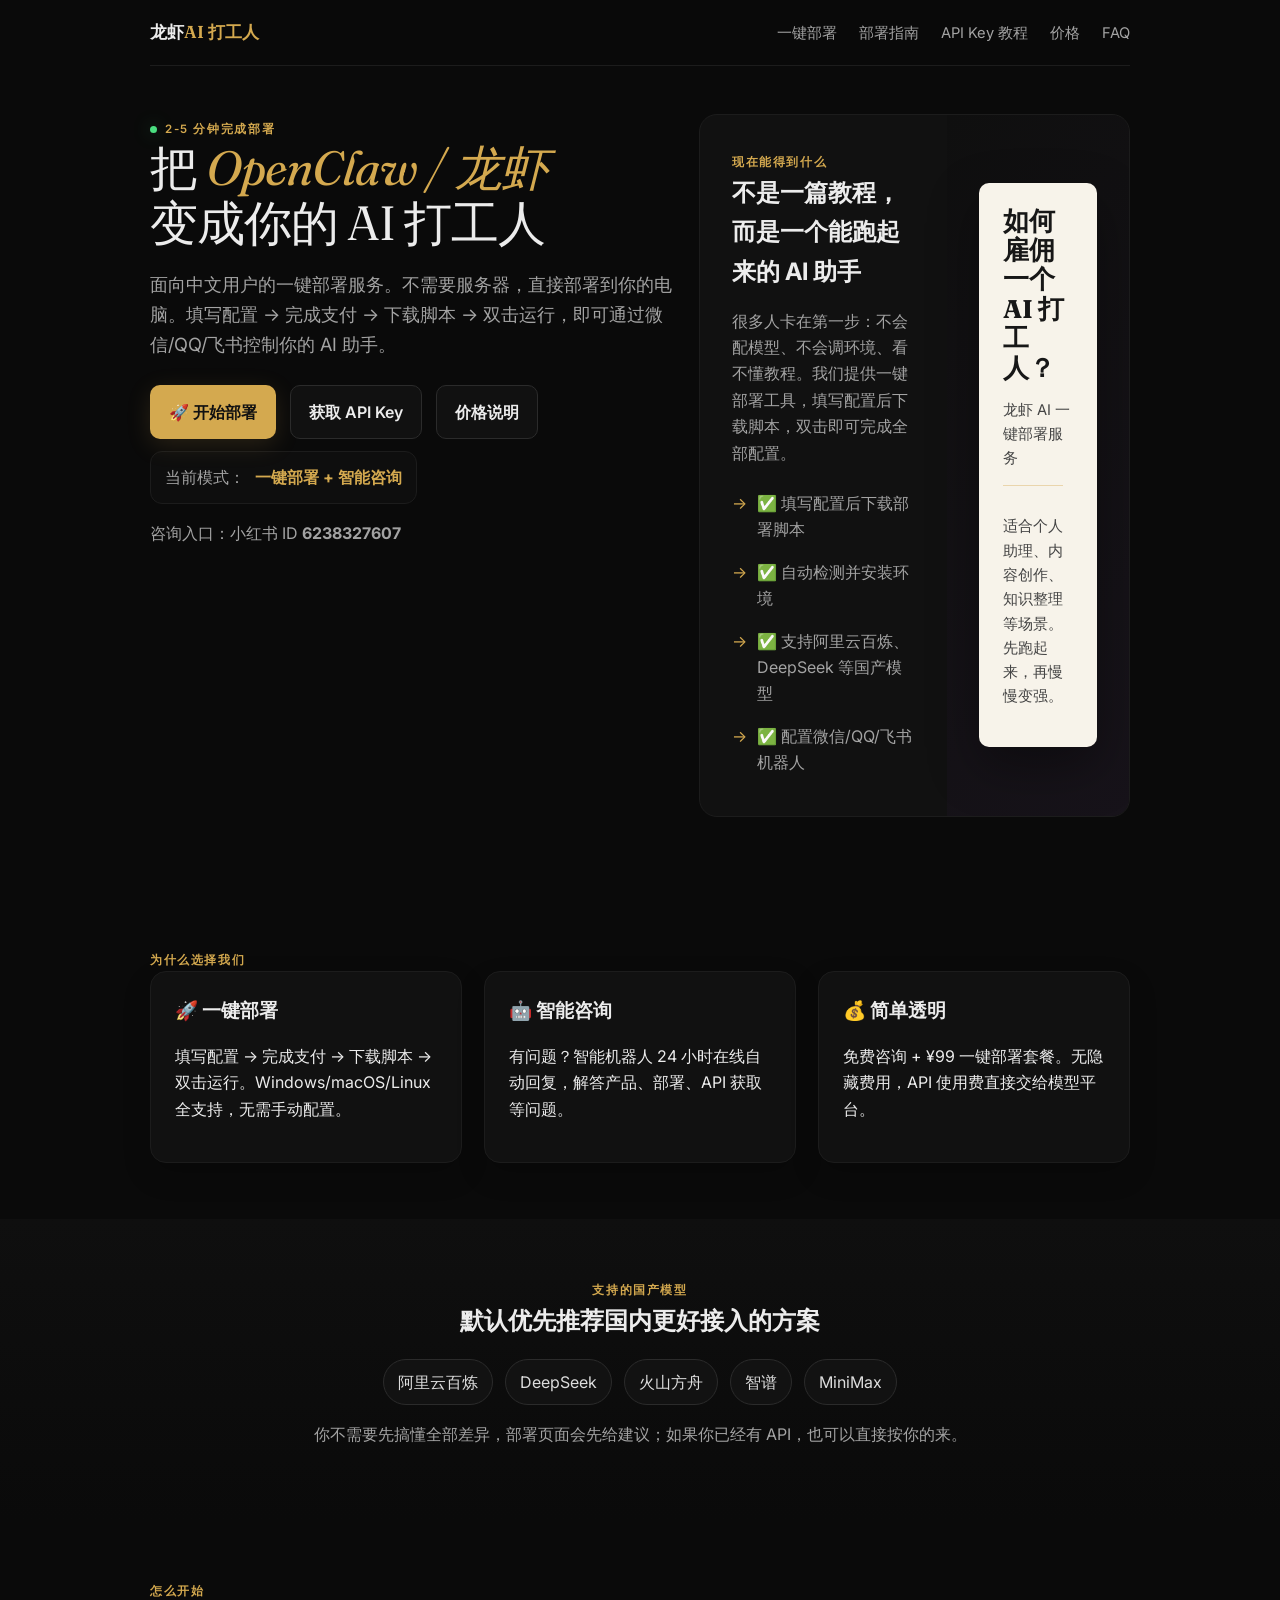
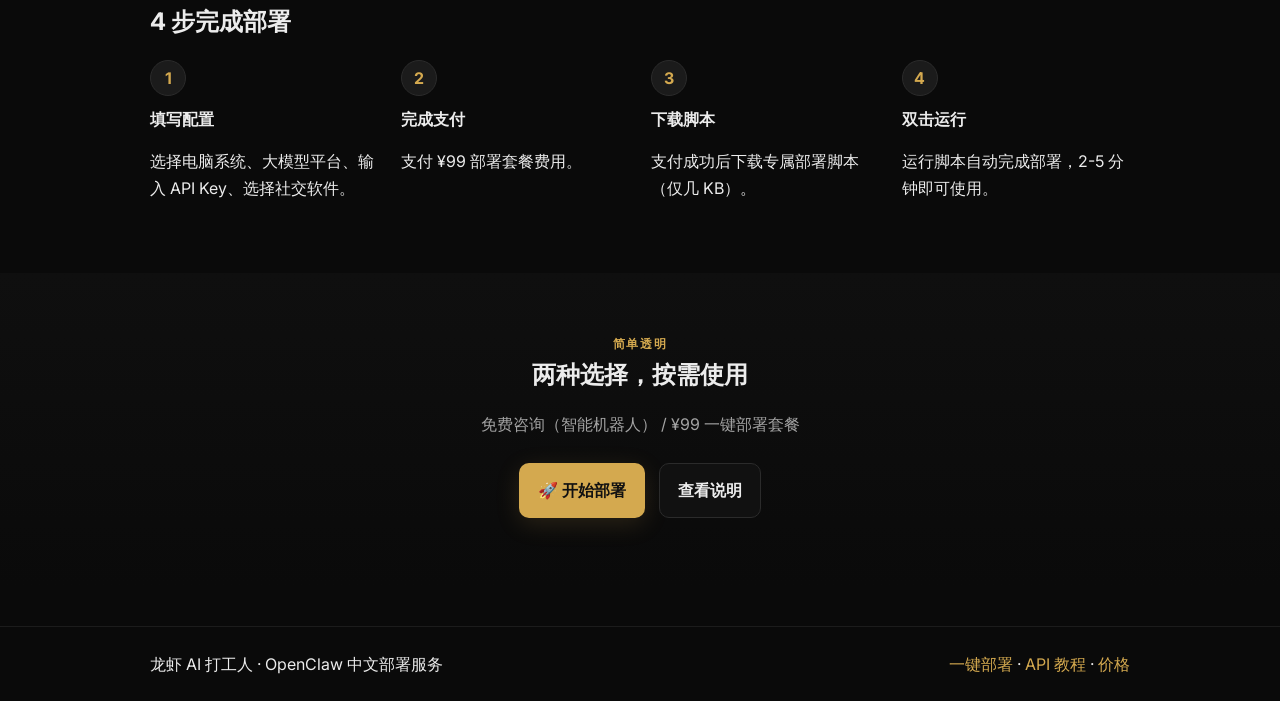
<file: index.html>
<!doctype html>
<html lang="zh-CN">
<head>
  <meta charset="UTF-8" />
  <meta name="viewport" content="width=device-width, initial-scale=1.0" />
  <title>龙虾 AI 打工人｜OpenClaw 中文一键部署</title>
  <meta name="description" content="龙虾 AI 打工人：面向中文用户的一键部署服务。填写配置 → 完成支付 → 下载脚本 → 双击运行，2-5 分钟拥有你的 AI 助手。" />
  <meta name="keywords" content="龙虾，OpenClaw，一键部署，龙虾 AI,AI 打工人，本地部署，国产大模型" />
  <link rel="preconnect" href="https://fonts.googleapis.com">
  <link rel="preconnect" href="https://fonts.gstatic.com" crossorigin>
  <link href="https://fonts.googleapis.com/css2?family=Inter:wght@300;400;500;600;700&family=Fraunces:opsz,wght@9..144,300;9..144,400;9..144,600&display=swap" rel="stylesheet">
  <link rel="stylesheet" href="./styles.css" />
</head>
<body>
  <header class="hero">
    <nav class="nav container">
      <div class="logo">龙虾<span>AI 打工人</span></div>
      <div class="nav-links">
        <a href="./deploy.html">一键部署</a>
        <a href="./DEPLOY-GUIDE.md">部署指南</a>
        <a href="./api-key-guide.html">API Key 教程</a>
        <a href="./pricing.html">价格</a>
        <a href="./faq.html">FAQ</a>
      </div>
    </nav>

    <div class="hero-inner container">
      <div>
        <div class="eyebrow"><span class="dot"></span> 2-5 分钟完成部署</div>
        <h1>把 <em>OpenClaw / 龙虾</em><br>变成你的 AI 打工人</h1>
        <p class="subtitle">面向中文用户的一键部署服务。不需要服务器，直接部署到你的电脑。填写配置 → 完成支付 → 下载脚本 → 双击运行，即可通过微信/QQ/飞书控制你的 AI 助手。</p>
        <div class="cta-row">
          <a class="btn primary" href="./deploy.html">🚀 开始部署</a>
          <a class="btn" href="./api-key-guide.html">获取 API Key</a>
          <a class="btn" href="./pricing.html">价格说明</a>
        </div>
        <div class="hero-proof"><span>当前模式：</span><strong>一键部署 + 智能咨询</strong></div>
        <p class="hint">咨询入口：小红书 ID <strong>6238327607</strong></p>
      </div>
      <div class="product-shell">
        <div class="product-info">
          <div class="section-label">现在能得到什么</div>
          <h2>不是一篇教程，而是一个能跑起来的 AI 助手</h2>
          <p class="muted">很多人卡在第一步：不会配模型、不会调环境、看不懂教程。我们提供一键部署工具，填写配置后下载脚本，双击即可完成全部配置。</p>
          <ul class="feature-list">
            <li>✅ 填写配置后下载部署脚本</li>
            <li>✅ 自动检测并安装环境</li>
            <li>✅ 支持阿里云百炼、DeepSeek 等国产模型</li>
            <li>✅ 配置微信/QQ/飞书机器人</li>
          </ul>
        </div>
        <div class="product-visual">
          <div class="mock-panel">
            <h3>如何雇佣一个 AI 打工人？</h3>
            <p>龙虾 AI 一键部署服务</p>
            <div class="divider"></div>
            <p>适合个人助理、内容创作、知识整理等场景。先跑起来，再慢慢变强。</p>
          </div>
        </div>
      </div>
    </div>
  </header>

  <main>
    <section class="section container">
      <div class="section-label">为什么选择我们</div>
      <div class="grid-3">
        <div class="card">
          <h3>🚀 一键部署</h3>
          <p>填写配置 → 完成支付 → 下载脚本 → 双击运行。Windows/macOS/Linux 全支持，无需手动配置。</p>
        </div>
        <div class="card">
          <h3>🤖 智能咨询</h3>
          <p>有问题？智能机器人 24 小时在线自动回复，解答产品、部署、API 获取等问题。</p>
        </div>
        <div class="card">
          <h3>💰 简单透明</h3>
          <p>免费咨询 + ¥99 一键部署套餐。无隐藏费用，API 使用费直接交给模型平台。</p>
        </div>
      </div>
    </section>

    <section class="section alt">
      <div class="container center">
        <div class="section-label">支持的国产模型</div>
        <h2>默认优先推荐国内更好接入的方案</h2>
        <div class="chips" style="justify-content:center;margin-top:18px;">
          <span>阿里云百炼</span><span>DeepSeek</span><span>火山方舟</span><span>智谱</span><span>MiniMax</span>
        </div>
        <p class="muted">你不需要先搞懂全部差异，部署页面会先给建议；如果你已经有 API，也可以直接按你的来。</p>
      </div>
    </section>

    <section class="section container">
      <div class="section-label">怎么开始</div>
      <h2>4 步完成部署</h2>
      <div class="timeline">
        <div class="step"><strong>1</strong><span>填写配置</span><p>选择电脑系统、大模型平台、输入 API Key、选择社交软件。</p></div>
        <div class="step"><strong>2</strong><span>完成支付</span><p>支付 ¥99 部署套餐费用。</p></div>
        <div class="step"><strong>3</strong><span>下载脚本</span><p>支付成功后下载专属部署脚本（仅几 KB）。</p></div>
        <div class="step"><strong>4</strong><span>双击运行</span><p>运行脚本自动完成部署，2-5 分钟即可使用。</p></div>
      </div>
    </section>

    <section class="section alt">
      <div class="container center">
        <div class="section-label">简单透明</div>
        <h2>两种选择，按需使用</h2>
        <p class="muted">免费咨询（智能机器人） / ¥99 一键部署套餐</p>
        <div class="cta-row" style="justify-content:center;">
          <a class="btn primary" href="./deploy.html">🚀 开始部署</a>
          <a class="btn" href="./pricing.html">查看说明</a>
        </div>
      </div>
    </section>
  </main>

  <footer class="footer">
    <div class="container footer-inner">
      <div>龙虾 AI 打工人 · OpenClaw 中文部署服务</div>
      <div><a href="./deploy.html">一键部署</a> · <a href="./api-key-guide.html">API 教程</a> · <a href="./pricing.html">价格</a></div>
    </div>
  </footer>
</body>
</html>
</file>
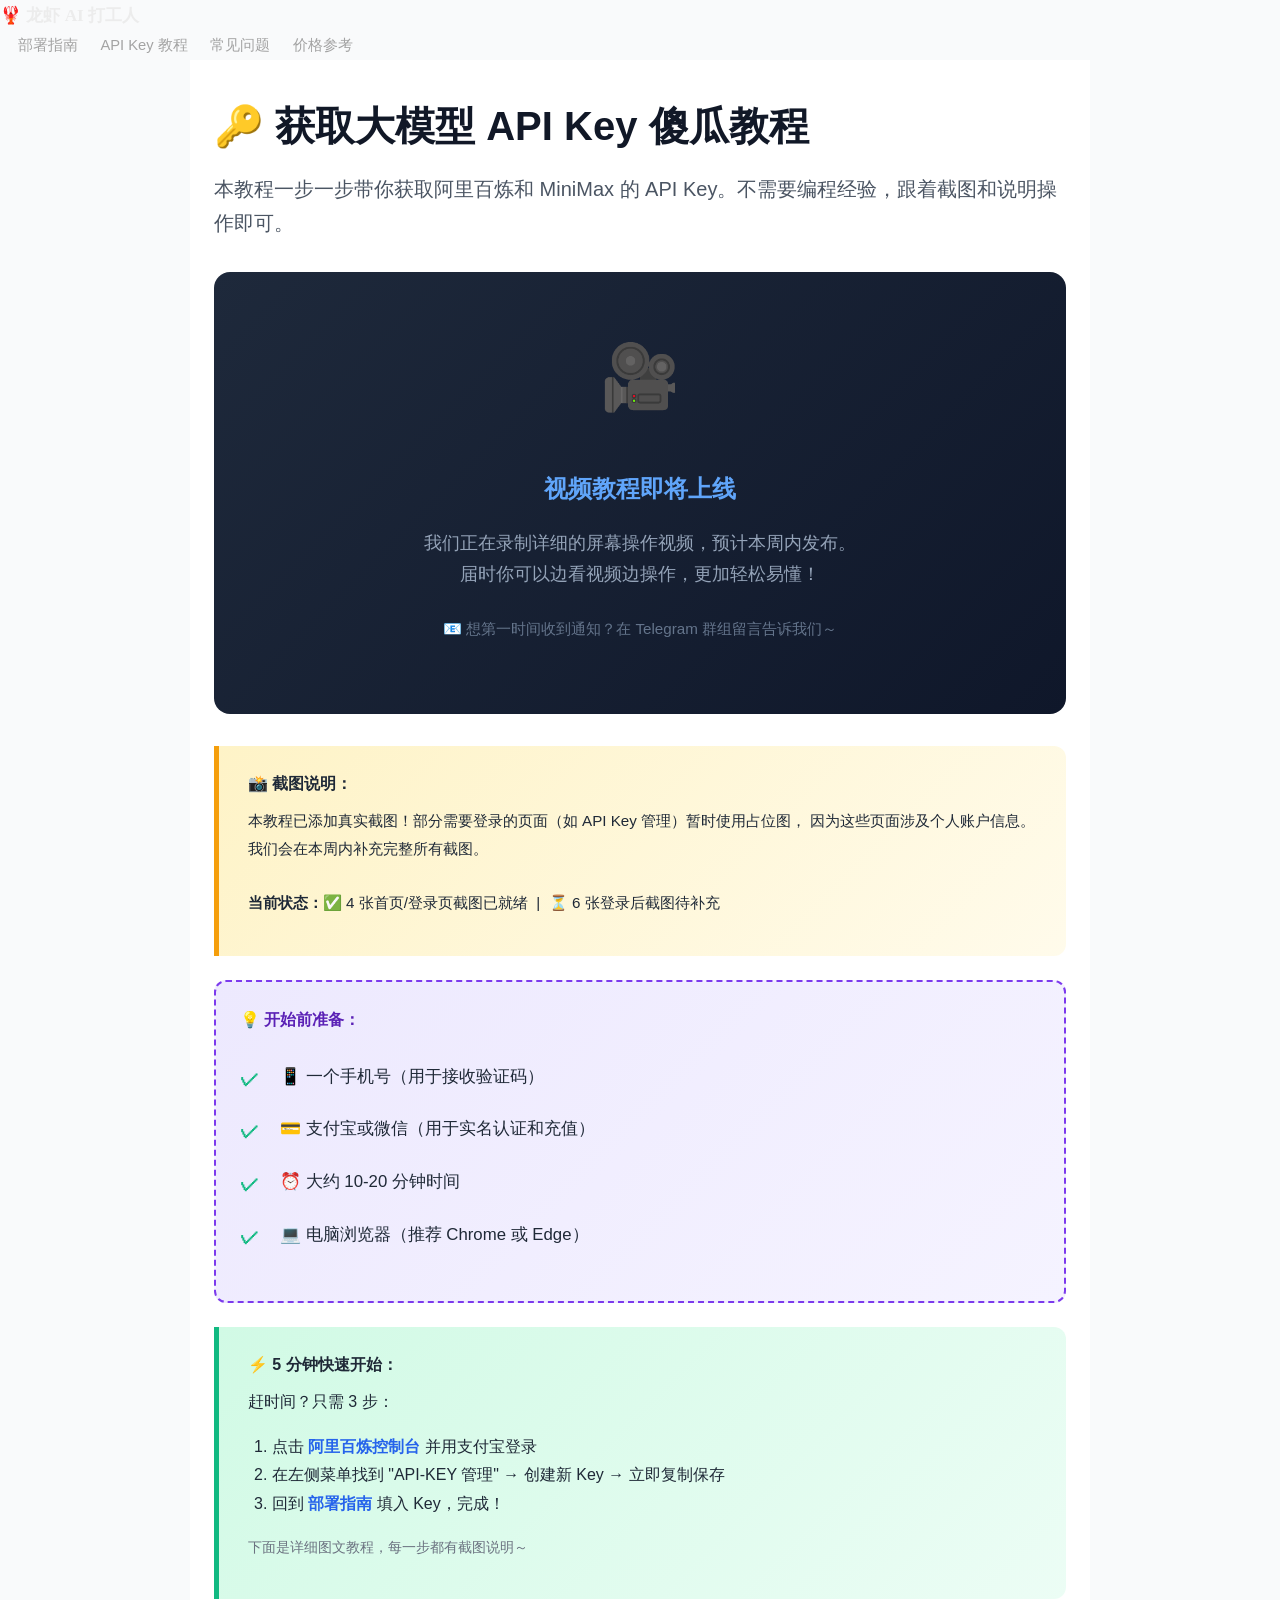
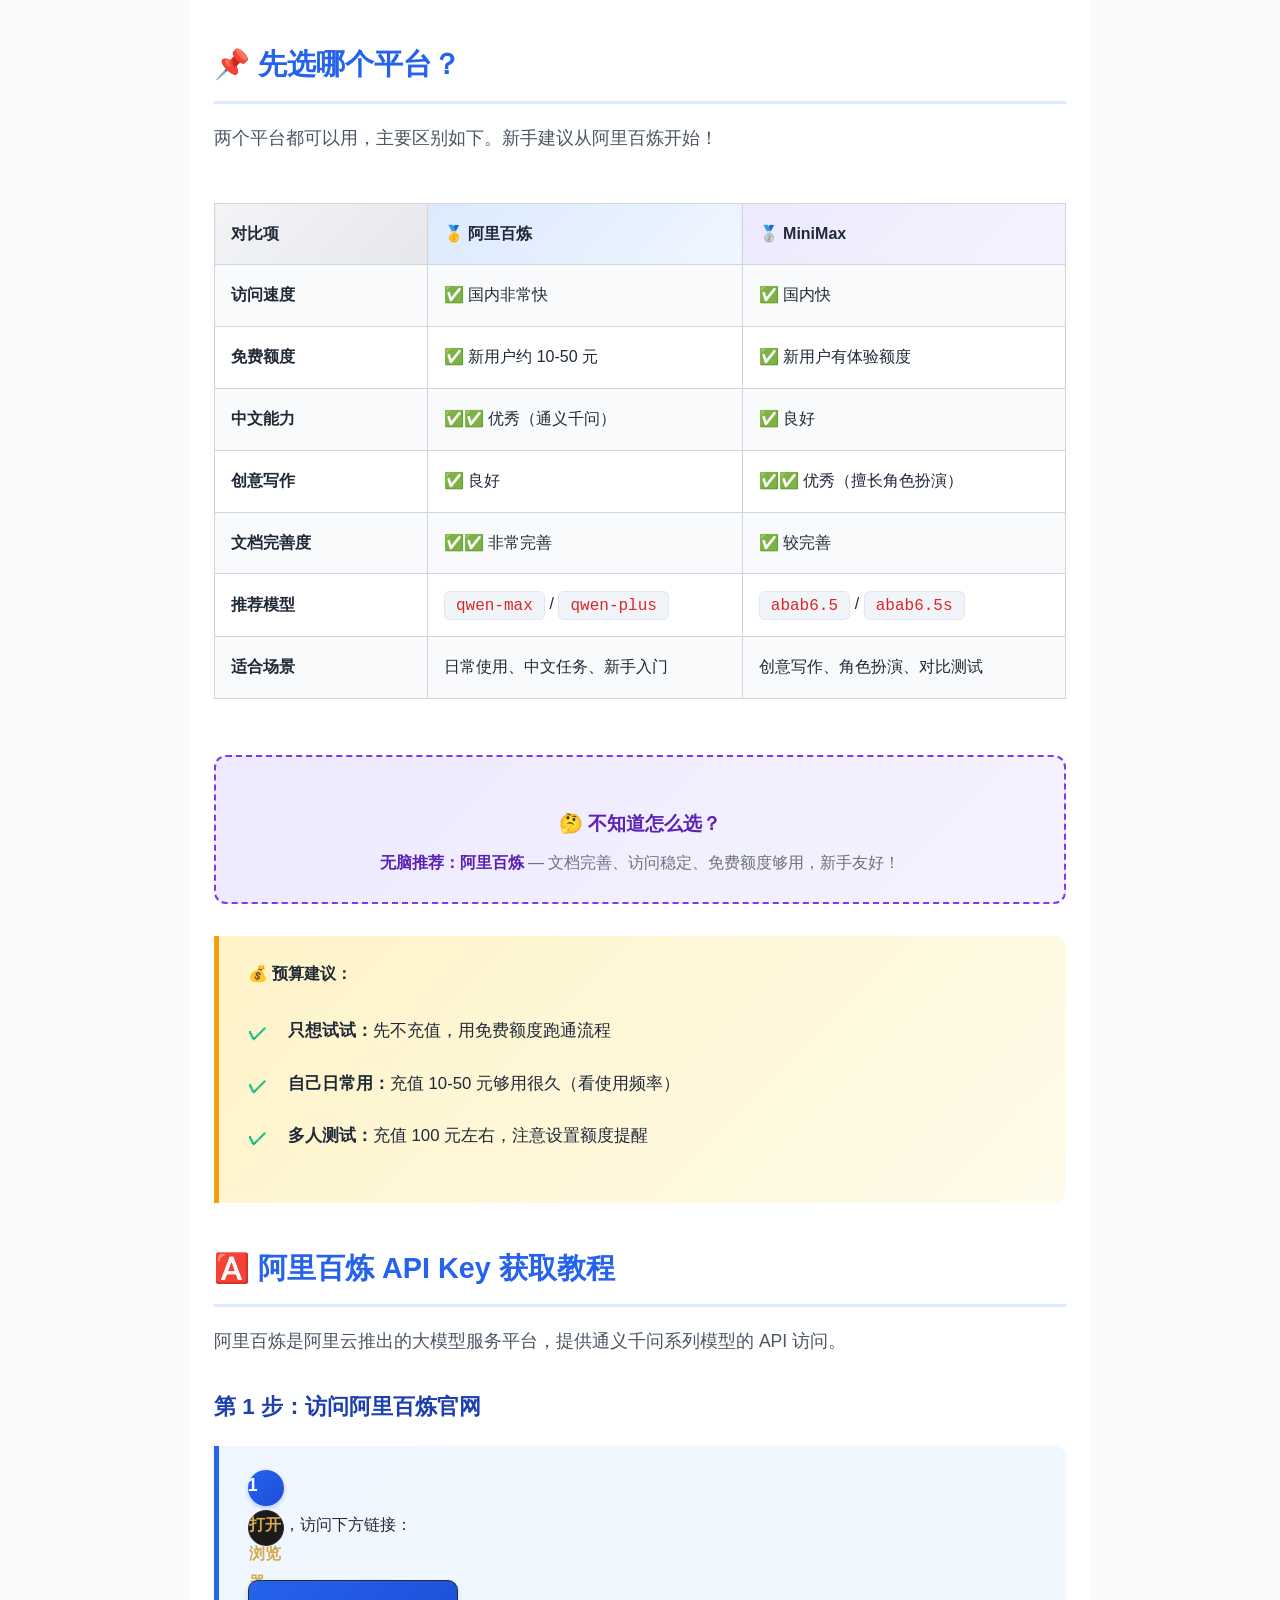
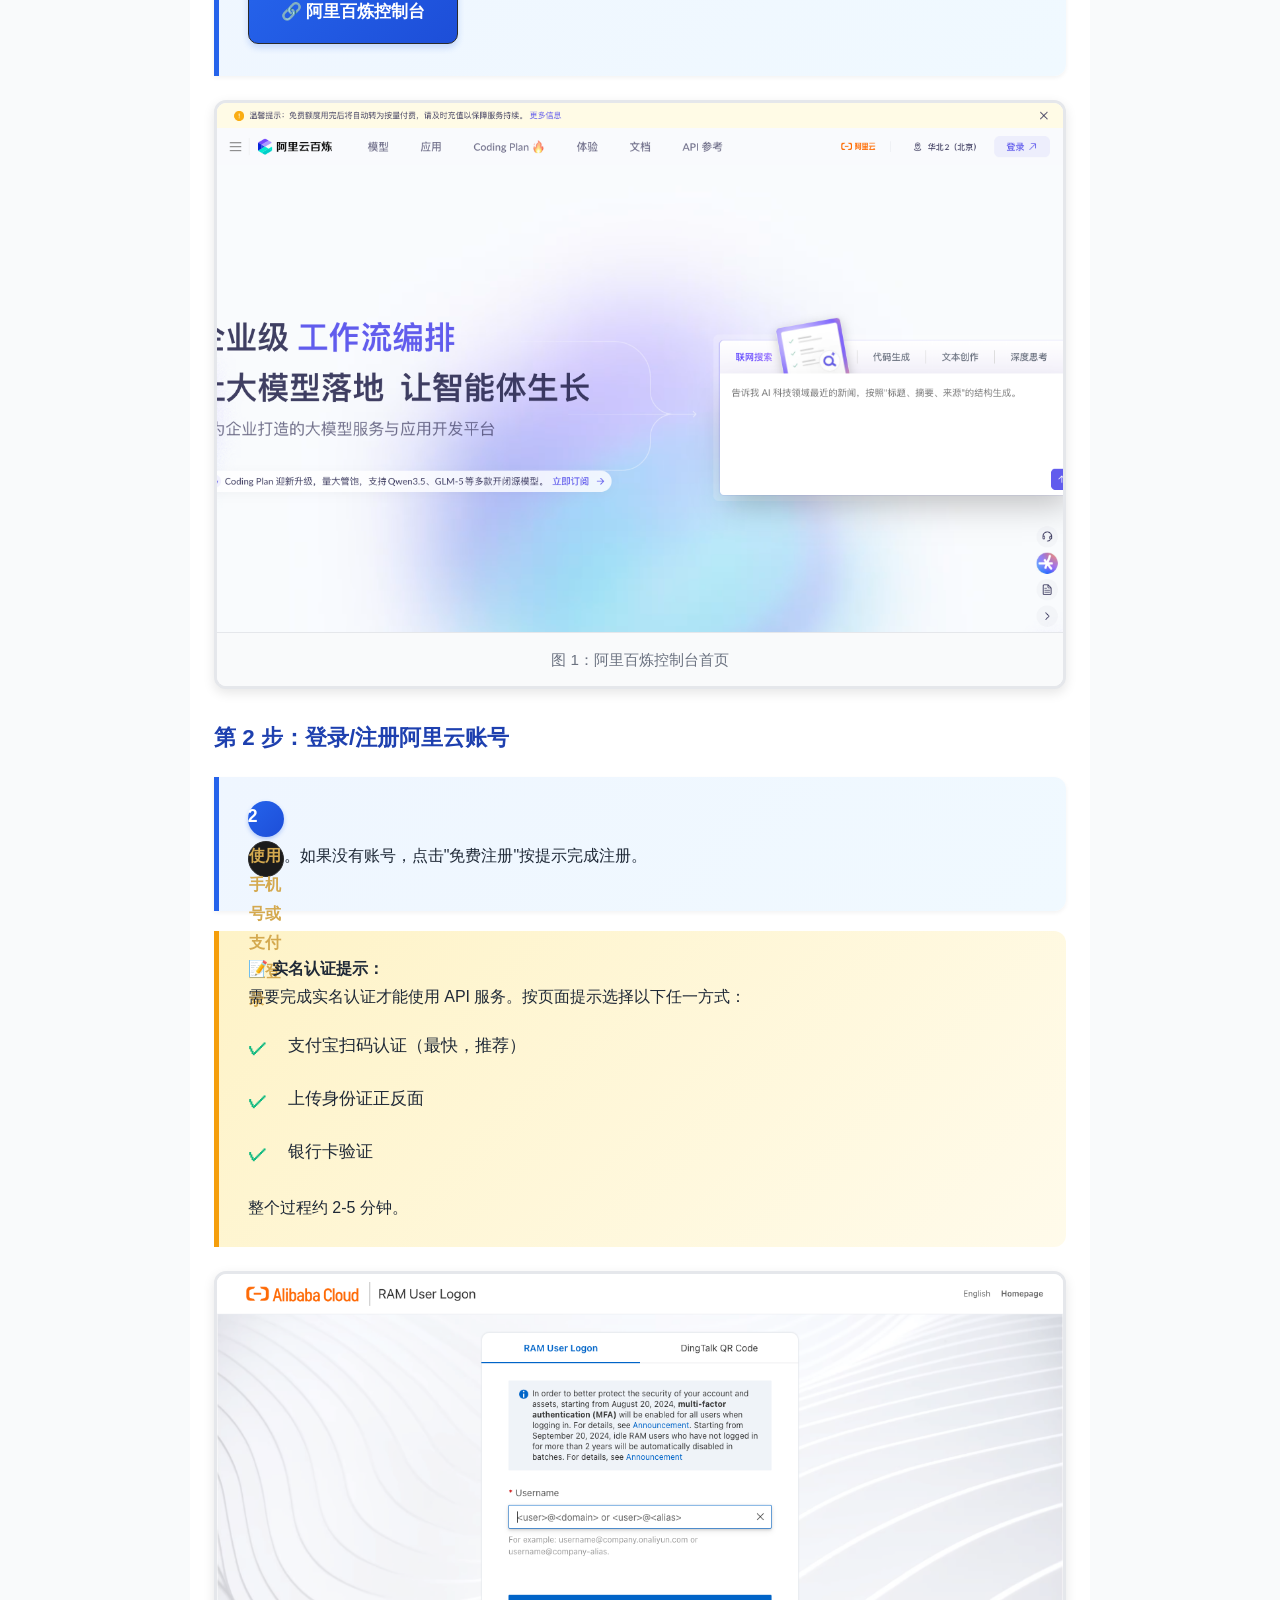
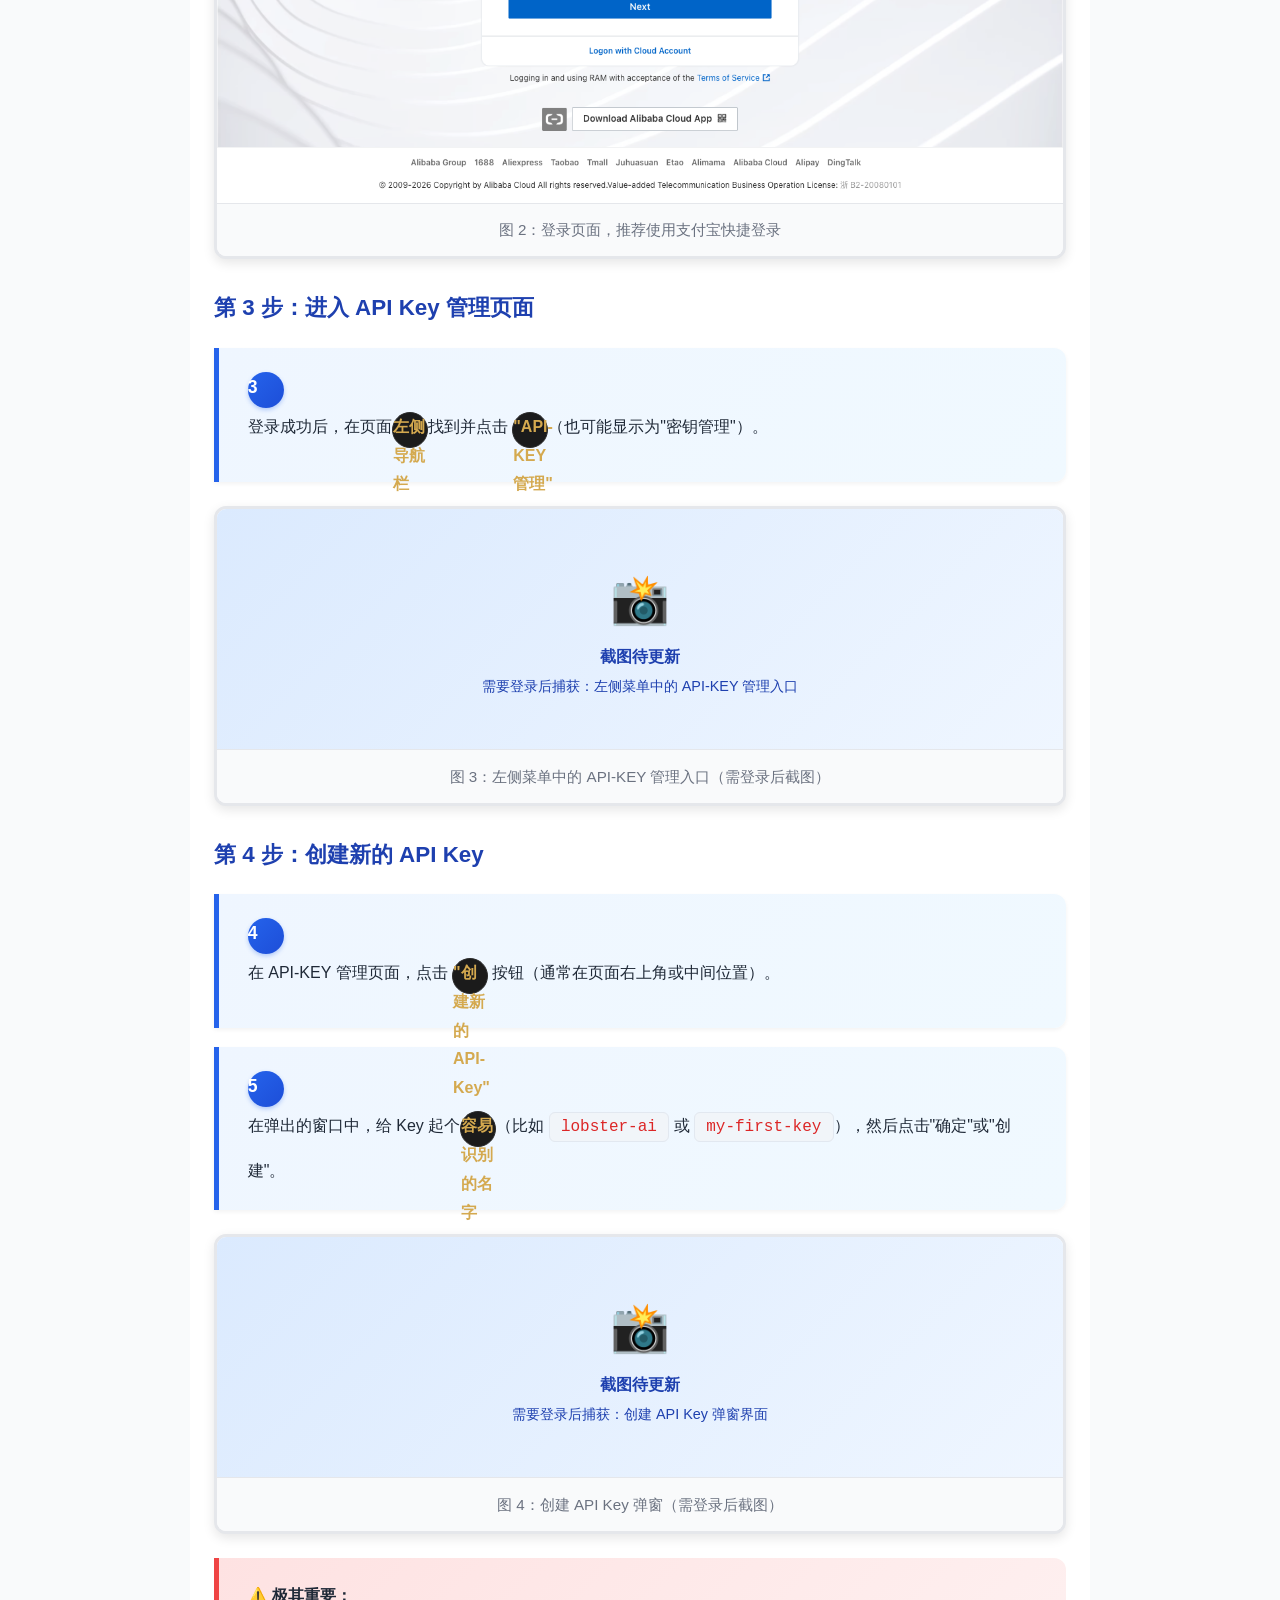
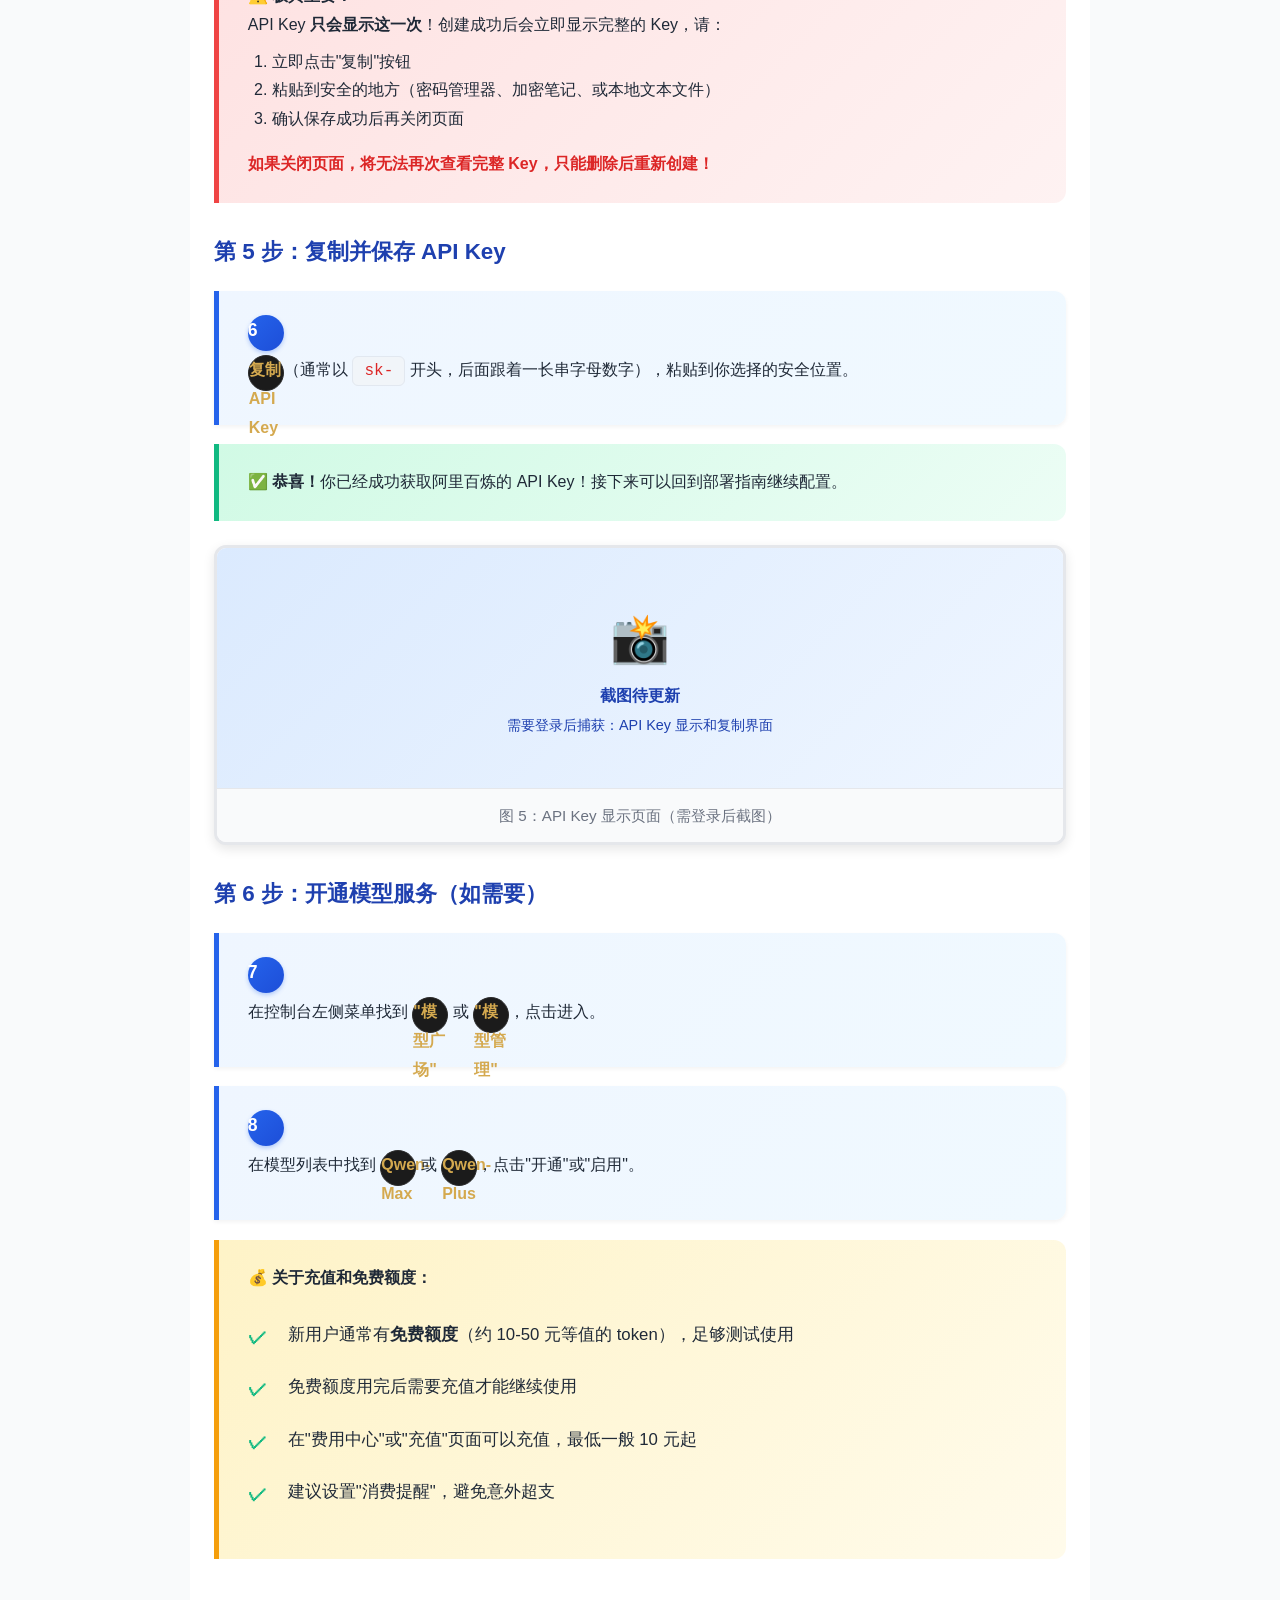
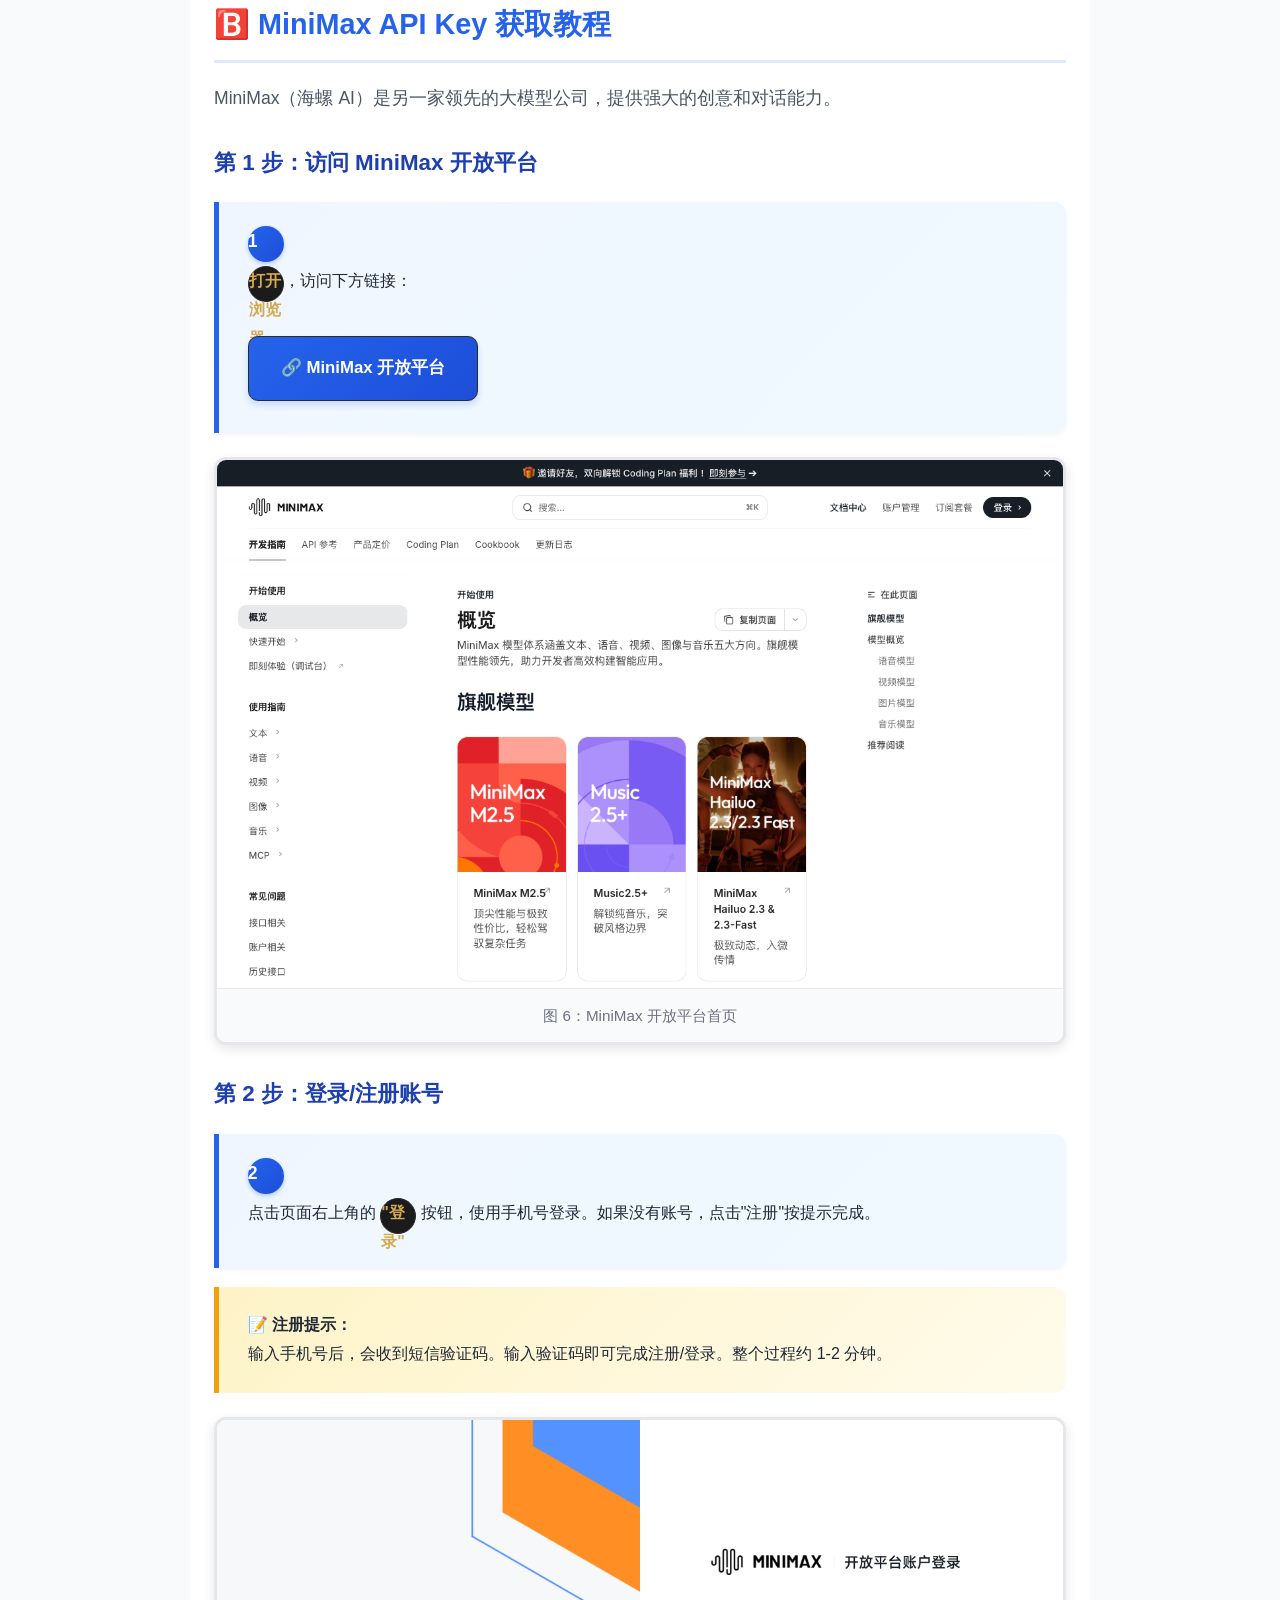
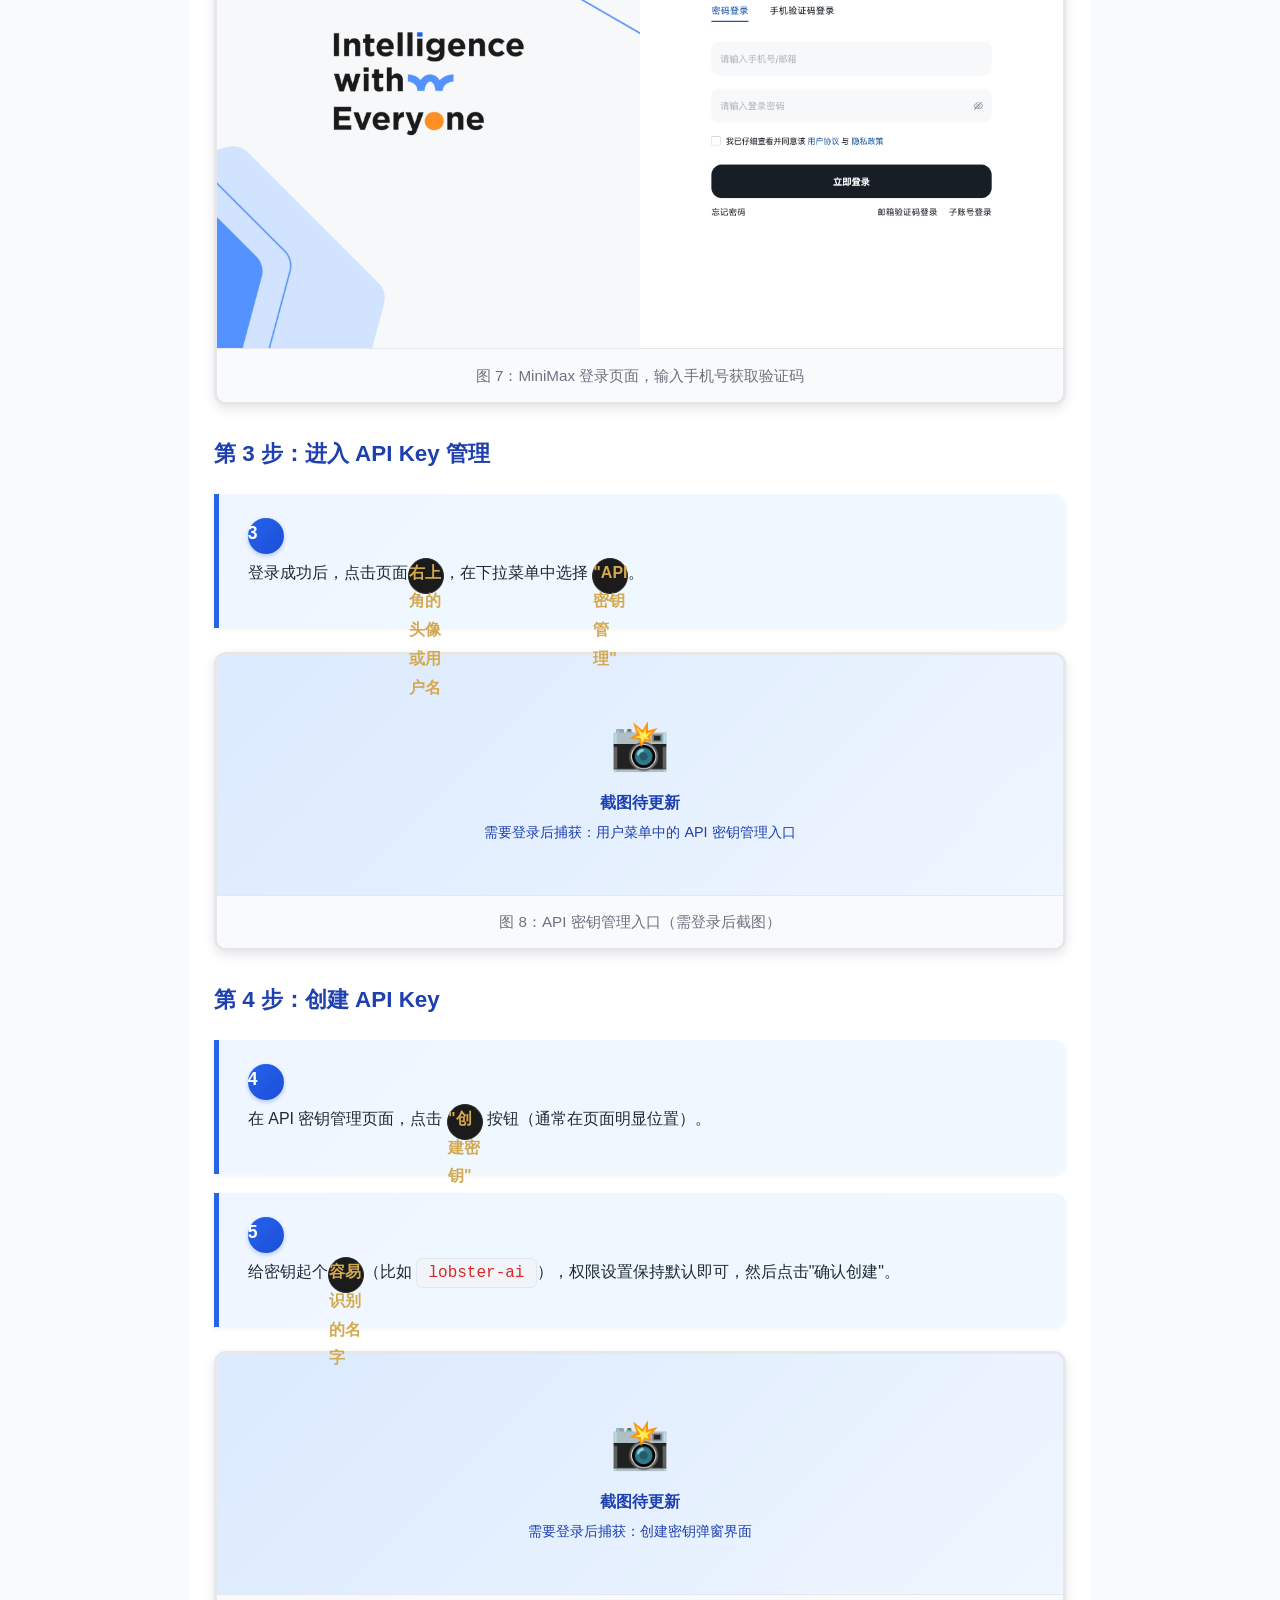
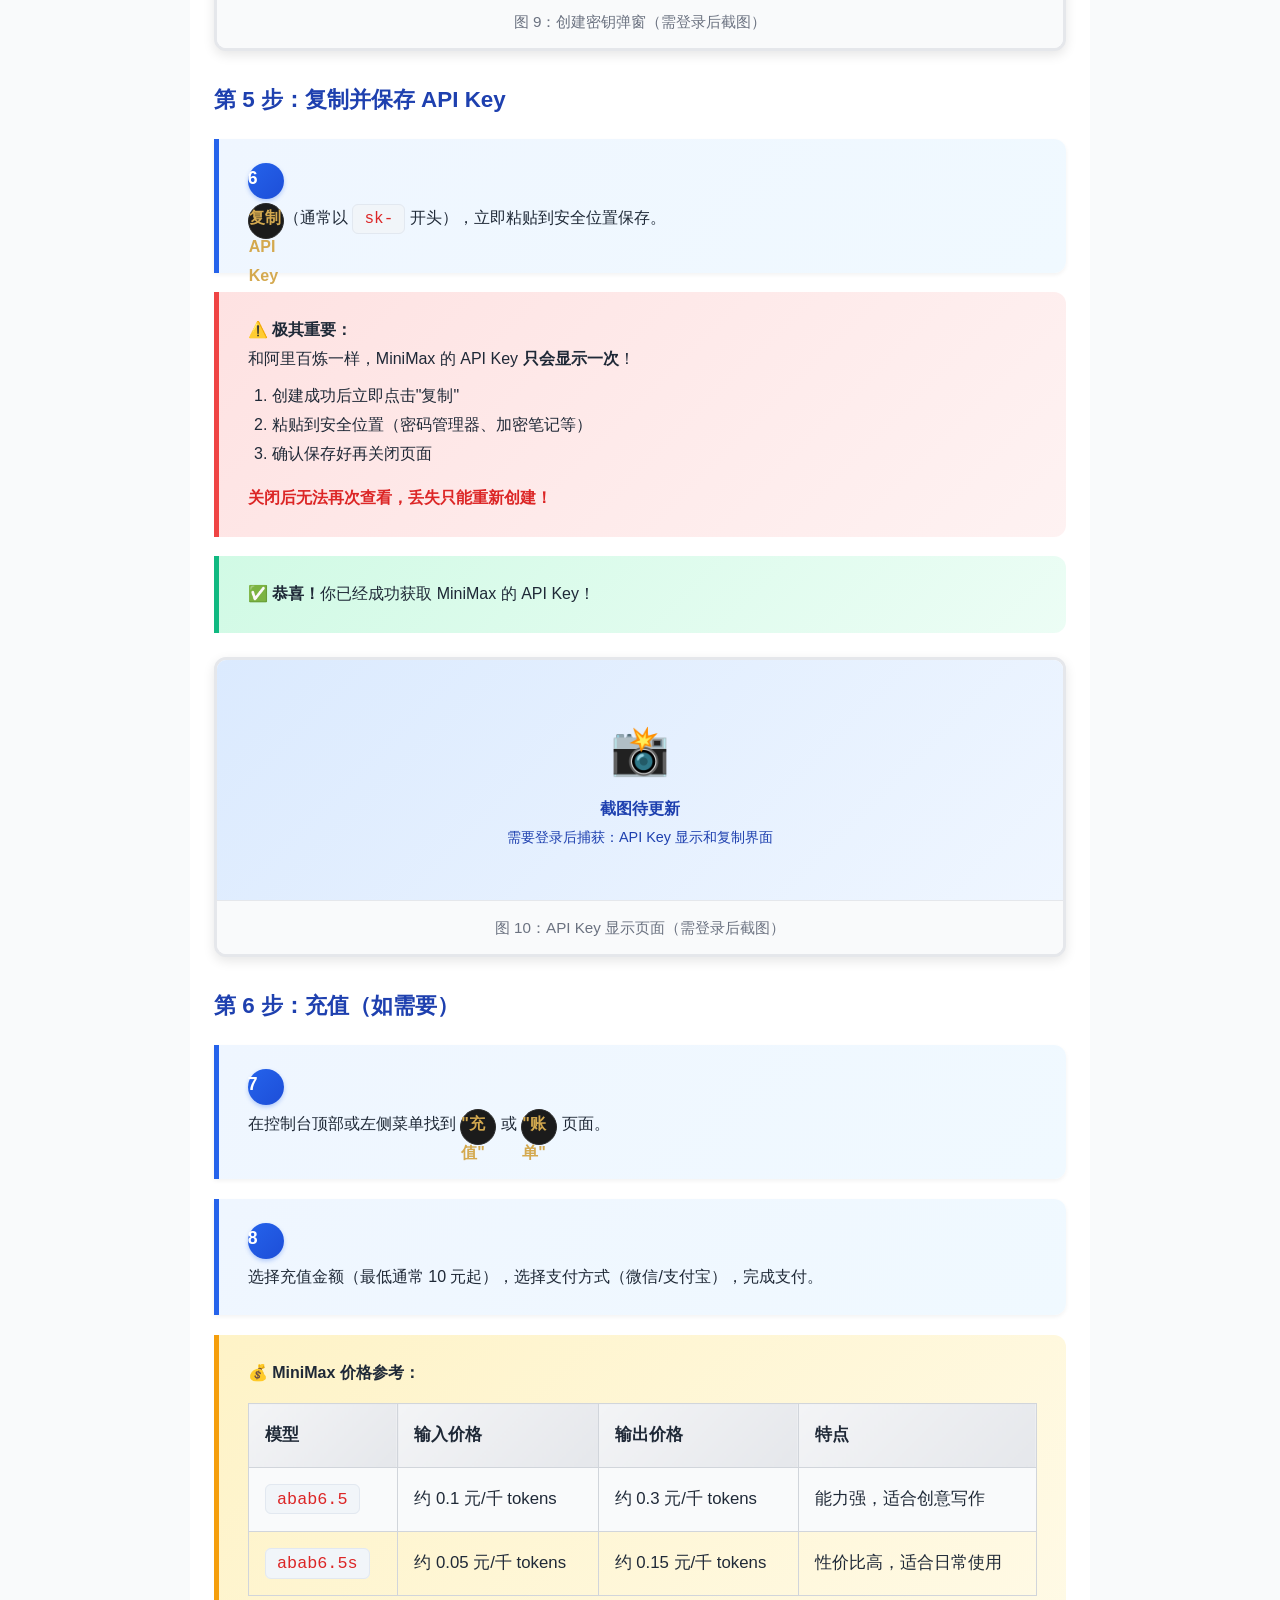
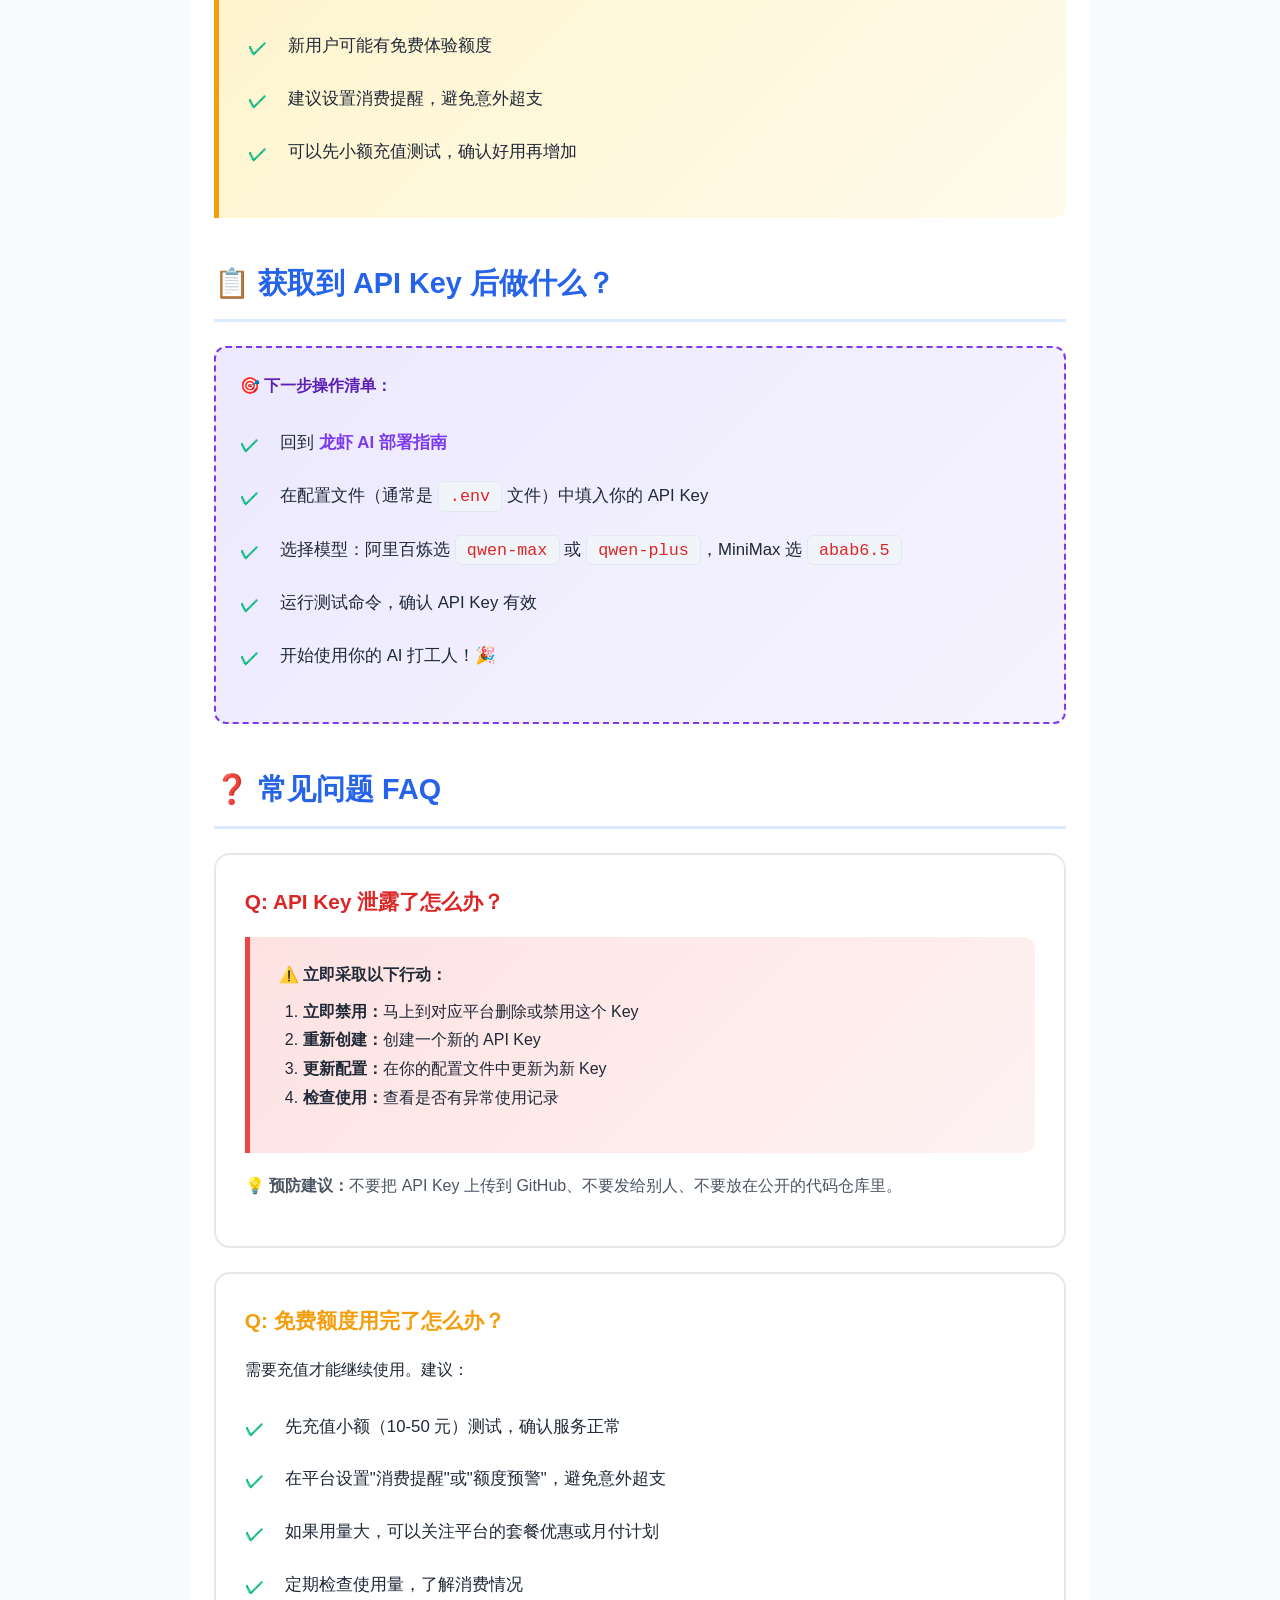
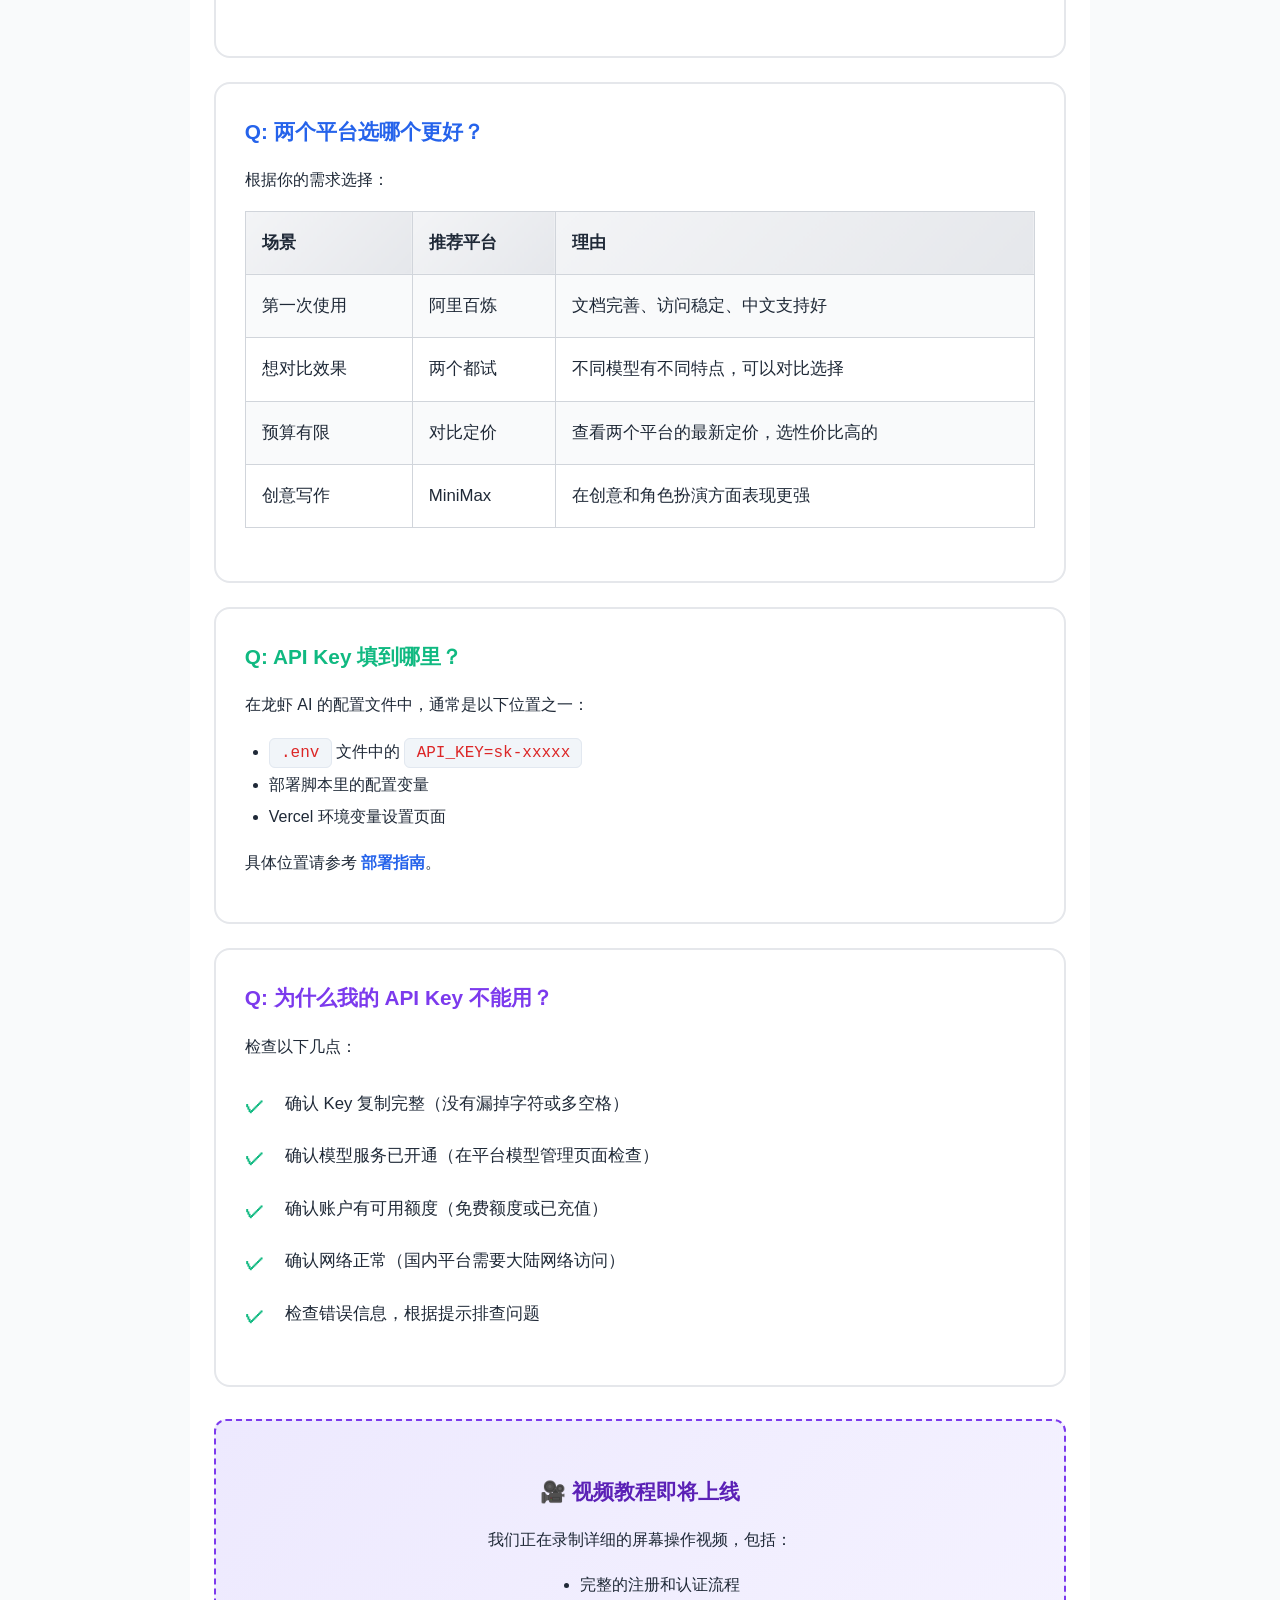
<file: api-key-guide.html>
<!doctype html>
<html lang="zh-CN">
<head>
  <meta charset="UTF-8" />
  <meta name="viewport" content="width=device-width, initial-scale=1.0" />
  <title>获取大模型 API Key 傻瓜教程｜龙虾 AI 打工人</title>
  <meta name="description" content="一步一步教你获取阿里百炼和 MiniMax 的 API Key，小白也能看懂的图文教程">
  <link rel="stylesheet" href="styles.css" />
  <style>
    * { box-sizing: border-box; }
    body { font-family: -apple-system, BlinkMacSystemFont, "Segoe UI", "PingFang SC", "Hiragino Sans GB", "Microsoft YaHei", "Helvetica Neue", Helvetica, Arial, sans-serif; line-height: 1.8; color: #1f2937; background: #f9fafb; margin: 0; padding: 0; }
    .guide-section { max-width: 900px; margin: 0 auto; padding: 2.5rem 1.5rem; background: white; }
    .guide-section h1 { font-size: 2.5rem; margin-bottom: 1rem; color: #111827; font-weight: 800; line-height: 1.3; }
    .guide-section h2 { font-size: 1.8rem; margin: 2.5rem 0 1.2rem; color: #2563eb; border-bottom: 3px solid #dbeafe; padding-bottom: 0.6rem; font-weight: 700; }
    .guide-section h3 { font-size: 1.4rem; margin: 1.8rem 0 1rem; color: #1e40af; font-weight: 600; }
    .lead { font-size: 1.25rem; color: #4b5563; line-height: 1.7; margin-bottom: 1.5rem; }
    .step { background: linear-gradient(135deg, #eff6ff 0%, #f0f9ff 100%); border-left: 5px solid #2563eb; padding: 1.5rem 1.8rem; margin: 1.2rem 0; border-radius: 0 12px 12px 0; box-shadow: 0 2px 4px rgba(0,0,0,0.05); }
    .step-number { display: inline-flex; align-items: center; justify-content: center; background: linear-gradient(135deg, #2563eb 0%, #1d4ed8 100%); color: white; width: 36px; height: 36px; border-radius: 50%; font-weight: 800; margin-right: 0.8rem; font-size: 1.1rem; box-shadow: 0 2px 4px rgba(37,99,235,0.3); }
    .tip { background: linear-gradient(135deg, #fef3c7 0%, #fffbeb 100%); border-left: 5px solid #f59e0b; padding: 1.5rem 1.8rem; margin: 1.2rem 0; border-radius: 0 12px 12px 0; }
    .warning { background: linear-gradient(135deg, #fee2e2 0%, #fef2f2 100%); border-left: 5px solid #ef4444; padding: 1.5rem 1.8rem; margin: 1.2rem 0; border-radius: 0 12px 12px 0; }
    .success { background: linear-gradient(135deg, #d1fae5 0%, #ecfdf5 100%); border-left: 5px solid #10b981; padding: 1.5rem 1.8rem; margin: 1.2rem 0; border-radius: 0 12px 12px 0; }
    .platform-card { border: 2px solid #dbeafe; border-radius: 16px; padding: 1.8rem; margin: 1.5rem 0; background: #f8fafc; transition: transform 0.2s, box-shadow 0.2s; }
    .platform-card:hover { transform: translateY(-2px); box-shadow: 0 8px 16px rgba(0,0,0,0.1); }
    .platform-card h3 { margin-top: 0; color: #1e40af; font-size: 1.3rem; }
    .price-table { width: 100%; border-collapse: collapse; margin: 1.5rem 0; font-size: 1.05rem; }
    .price-table th, .price-table td { border: 1px solid #d1d5db; padding: 1rem; text-align: left; }
    .price-table th { background: linear-gradient(135deg, #f3f4f6 0%, #e5e7eb 100%); font-weight: 600; }
    .price-table tr:nth-child(even) { background: #f9fafb; }
    .btn { display: inline-block; background: linear-gradient(135deg, #2563eb 0%, #1d4ed8 100%); color: white; padding: 1rem 2rem; border-radius: 10px; text-decoration: none; font-weight: 700; margin: 0.5rem 0.5rem 0.5rem 0; font-size: 1.05rem; transition: all 0.2s; box-shadow: 0 4px 6px rgba(37,99,235,0.2); }
    .btn:hover { background: linear-gradient(135deg, #1d4ed8 0%, #1e40af 100%); transform: translateY(-2px); box-shadow: 0 6px 12px rgba(37,99,235,0.3); }
    .checklist { list-style: none; padding: 0; }
    .checklist li { padding: 0.7rem 0; padding-left: 2.5rem; position: relative; font-size: 1.05rem; }
    .checklist li:before { content: "✓"; position: absolute; left: 0; color: #10b981; font-weight: 900; font-size: 1.2rem; }
    code { background: #f1f5f9; padding: 0.3rem 0.7rem; border-radius: 6px; font-family: "SF Mono", "Monaco", "Inconsolata", "Fira Code", monospace; font-size: 1em; color: #dc2626; border: 1px solid #e2e8f0; }
    .nav-link { display: inline-block; margin-top: 2rem; color: #2563eb; text-decoration: none; font-weight: 600; font-size: 1.1rem; padding: 0.5rem 1rem; border-radius: 8px; transition: all 0.2s; }
    .nav-link:hover { background: #eff6ff; text-decoration: none; }
    .video-placeholder { background: linear-gradient(135deg, #1e293b 0%, #0f172a 100%); border-radius: 16px; padding: 3rem 2rem; text-align: center; margin: 2rem 0; color: white; }
    .video-placeholder h4 { font-size: 1.5rem; margin-bottom: 1rem; color: #60a5fa; }
    .video-placeholder p { font-size: 1.1rem; color: #94a3b8; margin-bottom: 1.5rem; }
    .video-icon { font-size: 4rem; margin-bottom: 1rem; }
    .screenshot-frame { border: 3px solid #e5e7eb; border-radius: 12px; overflow: hidden; margin: 1.5rem 0; box-shadow: 0 4px 12px rgba(0,0,0,0.1); background: white; }
    .screenshot-frame img { width: 100%; height: auto; display: block; }
    .screenshot-caption { background: #f9fafb; padding: 0.8rem 1.2rem; text-align: center; font-size: 0.95rem; color: #6b7280; border-top: 1px solid #e5e7eb; }
    .highlight-box { background: linear-gradient(135deg, #ede9fe 0%, #f5f3ff 100%); border: 2px dashed #7c3aed; border-radius: 12px; padding: 1.5rem; margin: 1.5rem 0; }
    .highlight-box strong { color: #5b21b6; }
    @media (max-width: 768px) {
      .guide-section { padding: 1.5rem 1rem; }
      .guide-section h1 { font-size: 2rem; }
      .guide-section h2 { font-size: 1.5rem; }
      .step { padding: 1.2rem 1rem; }
      .btn { width: 100%; text-align: center; margin: 0.5rem 0; }
    }
  </style>
</head>
<body>
  <header>
    <nav>
      <a href="index.html" class="logo">🦞 龙虾 AI 打工人</a>
      <div class="nav-links">
        <a href="deploy.html">部署指南</a>
        <a href="api-key-guide.html">API Key 教程</a>
        <a href="faq.html">常见问题</a>
        <a href="pricing.html">价格参考</a>
      </div>
    </nav>
  </header>

  <main class="guide-section">
    <h1>🔑 获取大模型 API Key 傻瓜教程</h1>
    <p class="lead">本教程一步一步带你获取阿里百炼和 MiniMax 的 API Key。不需要编程经验，跟着截图和说明操作即可。</p>
    
    <div class="video-placeholder">
      <div class="video-icon">🎥</div>
      <h4>视频教程即将上线</h4>
      <p>我们正在录制详细的屏幕操作视频，预计本周内发布。<br>届时你可以边看视频边操作，更加轻松易懂！</p>
      <p style="font-size: 0.95rem; color: #64748b;">📧 想第一时间收到通知？在 Telegram 群组留言告诉我们～</p>
    </div>

    <div class="tip" style="margin-top: 2rem;">
      <strong>📸 截图说明：</strong>
      <p style="margin-top: 0.5rem; font-size: 0.95rem;">
        本教程已添加真实截图！部分需要登录的页面（如 API Key 管理）暂时使用占位图，
        因为这些页面涉及个人账户信息。我们会在本周内补充完整所有截图。
        <br><br>
        <strong>当前状态：</strong>✅ 4 张首页/登录页截图已就绪 &nbsp;|&nbsp; 
        ⏳ 6 张登录后截图待补充
      </p>
    </div>
    
    <div class="highlight-box">
      <strong>💡 开始前准备：</strong>
      <ul class="checklist">
        <li>📱 一个手机号（用于接收验证码）</li>
        <li>💳 支付宝或微信（用于实名认证和充值）</li>
        <li>⏰ 大约 10-20 分钟时间</li>
        <li>💻 电脑浏览器（推荐 Chrome 或 Edge）</li>
      </ul>
    </div>

    <div class="success" style="margin-top: 1.5rem;">
      <strong>⚡ 5 分钟快速开始：</strong>
      <p style="margin-top: 0.5rem;">赶时间？只需 3 步：</p>
      <ol style="padding-left: 1.5rem; margin-top: 0.5rem; line-height: 1.8;">
        <li>点击 <a href="https://bailian.console.aliyun.com/" target="_blank" style="color: #2563eb; font-weight: 600;">阿里百炼控制台</a> 并用支付宝登录</li>
        <li>在左侧菜单找到 "API-KEY 管理" → 创建新 Key → 立即复制保存</li>
        <li>回到 <a href="deploy.html" style="color: #2563eb; font-weight: 600;">部署指南</a> 填入 Key，完成！</li>
      </ol>
      <p style="margin-top: 1rem; font-size: 0.9rem; color: #6b7280;">下面是详细图文教程，每一步都有截图说明～</p>
    </div>

    <h2>📌 先选哪个平台？</h2>
    <p style="font-size: 1.1rem; color: #4b5563;">两个平台都可以用，主要区别如下。新手建议从阿里百炼开始！</p>
    
    <div style="overflow-x: auto; margin: 1.5rem 0;">
      <table class="price-table" style="font-size: 1rem;">
        <tr>
          <th style="width: 25%;">对比项</th>
          <th style="width: 37%; background: linear-gradient(135deg, #dbeafe 0%, #eff6ff 100%);">🥇 阿里百炼</th>
          <th style="width: 38%; background: linear-gradient(135deg, #ede9fe 0%, #f5f3ff 100%);">🥈 MiniMax</th>
        </tr>
        <tr>
          <td><strong>访问速度</strong></td>
          <td>✅ 国内非常快</td>
          <td>✅ 国内快</td>
        </tr>
        <tr>
          <td><strong>免费额度</strong></td>
          <td>✅ 新用户约 10-50 元</td>
          <td>✅ 新用户有体验额度</td>
        </tr>
        <tr>
          <td><strong>中文能力</strong></td>
          <td>✅✅ 优秀（通义千问）</td>
          <td>✅ 良好</td>
        </tr>
        <tr>
          <td><strong>创意写作</strong></td>
          <td>✅ 良好</td>
          <td>✅✅ 优秀（擅长角色扮演）</td>
        </tr>
        <tr>
          <td><strong>文档完善度</strong></td>
          <td>✅✅ 非常完善</td>
          <td>✅ 较完善</td>
        </tr>
        <tr>
          <td><strong>推荐模型</strong></td>
          <td><code>qwen-max</code> / <code>qwen-plus</code></td>
          <td><code>abab6.5</code> / <code>abab6.5s</code></td>
        </tr>
        <tr>
          <td><strong>适合场景</strong></td>
          <td>日常使用、中文任务、新手入门</td>
          <td>创意写作、角色扮演、对比测试</td>
        </tr>
      </table>
    </div>

    <div class="highlight-box" style="text-align: center; margin: 2rem 0;">
      <h4 style="margin-bottom: 0.5rem; color: #5b21b6; font-size: 1.2rem;">🤔 不知道怎么选？</h4>
      <p style="margin: 0; color: #6b7280;">
        <strong>无脑推荐：阿里百炼</strong> — 文档完善、访问稳定、免费额度够用，新手友好！
      </p>
    </div>

    <div class="tip">
      <strong>💰 预算建议：</strong>
      <ul class="checklist">
        <li><strong>只想试试：</strong>先不充值，用免费额度跑通流程</li>
        <li><strong>自己日常用：</strong>充值 10-50 元够用很久（看使用频率）</li>
        <li><strong>多人测试：</strong>充值 100 元左右，注意设置额度提醒</li>
      </ul>
    </div>

    <h2 id="alibaba">🅰️ 阿里百炼 API Key 获取教程</h2>
    <p style="font-size: 1.1rem; color: #4b5563;">阿里百炼是阿里云推出的大模型服务平台，提供通义千问系列模型的 API 访问。</p>
    
    <h3>第 1 步：访问阿里百炼官网</h3>
    <div class="step">
      <span class="step-number">1</span>
      <strong>打开浏览器</strong>，访问下方链接：
      <div style="margin-top: 1rem;">
        <a href="https://bailian.console.aliyun.com/" target="_blank" class="btn">🔗 阿里百炼控制台</a>
      </div>
    </div>
    <div class="screenshot-frame">
      <img src="screenshots/01-bailian-home.png" alt="阿里百炼控制台首页" />
      <div class="screenshot-caption">图 1：阿里百炼控制台首页</div>
    </div>

    <h3>第 2 步：登录/注册阿里云账号</h3>
    <div class="step">
      <span class="step-number">2</span>
      <strong>使用手机号或支付宝登录</strong>。如果没有账号，点击"免费注册"按提示完成注册。
    </div>
    <div class="tip">
      <strong>📝 实名认证提示：</strong><br>
      需要完成实名认证才能使用 API 服务。按页面提示选择以下任一方式：
      <ul class="checklist" style="margin-top: 0.5rem;">
        <li>支付宝扫码认证（最快，推荐）</li>
        <li>上传身份证正反面</li>
        <li>银行卡验证</li>
      </ul>
      整个过程约 2-5 分钟。
    </div>
    <div class="screenshot-frame">
      <img src="screenshots/02-bailian-login.png" alt="阿里云登录页面" />
      <div class="screenshot-caption">图 2：登录页面，推荐使用支付宝快捷登录</div>
    </div>

    <h3>第 3 步：进入 API Key 管理页面</h3>
    <div class="step">
      <span class="step-number">3</span>
      登录成功后，在页面<strong>左侧导航栏</strong>找到并点击 <strong>"API-KEY 管理"</strong>（也可能显示为"密钥管理"）。
    </div>
    <div class="screenshot-frame">
      <div style="background: linear-gradient(135deg, #dbeafe 0%, #eff6ff 100%); padding: 3rem 2rem; text-align: center; color: #1e40af;">
        <span style="font-size: 3rem;">📸</span><br>
        <strong>截图待更新</strong><br>
        <span style="font-size: 0.9rem;">需要登录后捕获：左侧菜单中的 API-KEY 管理入口</span>
      </div>
      <div class="screenshot-caption">图 3：左侧菜单中的 API-KEY 管理入口（需登录后截图）</div>
    </div>

    <h3>第 4 步：创建新的 API Key</h3>
    <div class="step">
      <span class="step-number">4</span>
      在 API-KEY 管理页面，点击 <strong>"创建新的 API-Key"</strong> 按钮（通常在页面右上角或中间位置）。
    </div>
    <div class="step">
      <span class="step-number">5</span>
      在弹出的窗口中，给 Key 起个<strong>容易识别的名字</strong>（比如 <code>lobster-ai</code> 或 <code>my-first-key</code>），然后点击"确定"或"创建"。
    </div>
    <div class="screenshot-frame">
      <div style="background: linear-gradient(135deg, #dbeafe 0%, #eff6ff 100%); padding: 3rem 2rem; text-align: center; color: #1e40af;">
        <span style="font-size: 3rem;">📸</span><br>
        <strong>截图待更新</strong><br>
        <span style="font-size: 0.9rem;">需要登录后捕获：创建 API Key 弹窗界面</span>
      </div>
      <div class="screenshot-caption">图 4：创建 API Key 弹窗（需登录后截图）</div>
    </div>
    <div class="warning">
      <strong>⚠️ 极其重要：</strong><br>
      API Key <strong>只会显示这一次</strong>！创建成功后会立即显示完整的 Key，请：
      <ol style="margin-top: 0.5rem; padding-left: 1.5rem;">
        <li>立即点击"复制"按钮</li>
        <li>粘贴到安全的地方（密码管理器、加密笔记、或本地文本文件）</li>
        <li>确认保存成功后再关闭页面</li>
      </ol>
      <strong style="color: #dc2626;">如果关闭页面，将无法再次查看完整 Key，只能删除后重新创建！</strong>
    </div>

    <h3>第 5 步：复制并保存 API Key</h3>
    <div class="step">
      <span class="step-number">6</span>
      <strong>复制 API Key</strong>（通常以 <code>sk-</code> 开头，后面跟着一长串字母数字），粘贴到你选择的安全位置。
    </div>
    <div class="success">
      <strong>✅ 恭喜！</strong>你已经成功获取阿里百炼的 API Key！接下来可以回到部署指南继续配置。
    </div>
    <div class="screenshot-frame">
      <div style="background: linear-gradient(135deg, #dbeafe 0%, #eff6ff 100%); padding: 3rem 2rem; text-align: center; color: #1e40af;">
        <span style="font-size: 3rem;">📸</span><br>
        <strong>截图待更新</strong><br>
        <span style="font-size: 0.9rem;">需要登录后捕获：API Key 显示和复制界面</span>
      </div>
      <div class="screenshot-caption">图 5：API Key 显示页面（需登录后截图）</div>
    </div>

    <h3>第 6 步：开通模型服务（如需要）</h3>
    <div class="step">
      <span class="step-number">7</span>
      在控制台左侧菜单找到 <strong>"模型广场"</strong> 或 <strong>"模型管理"</strong>，点击进入。
    </div>
    <div class="step">
      <span class="step-number">8</span>
      在模型列表中找到 <strong>Qwen-Max</strong> 或 <strong>Qwen-Plus</strong>，点击"开通"或"启用"。
    </div>
    <div class="tip">
      <strong>💰 关于充值和免费额度：</strong>
      <ul class="checklist">
        <li>新用户通常有<strong>免费额度</strong>（约 10-50 元等值的 token），足够测试使用</li>
        <li>免费额度用完后需要充值才能继续使用</li>
        <li>在"费用中心"或"充值"页面可以充值，最低一般 10 元起</li>
        <li>建议设置"消费提醒"，避免意外超支</li>
      </ul>
    </div>

    <h2 id="minimax">🅱️ MiniMax API Key 获取教程</h2>
    <p style="font-size: 1.1rem; color: #4b5563;">MiniMax（海螺 AI）是另一家领先的大模型公司，提供强大的创意和对话能力。</p>

    <h3>第 1 步：访问 MiniMax 开放平台</h3>
    <div class="step">
      <span class="step-number">1</span>
      <strong>打开浏览器</strong>，访问下方链接：
      <div style="margin-top: 1rem;">
        <a href="https://platform.minimaxi.com/" target="_blank" class="btn">🔗 MiniMax 开放平台</a>
      </div>
    </div>
    <div class="screenshot-frame">
      <img src="screenshots/03-minimax-home.png" alt="MiniMax 开放平台首页" />
      <div class="screenshot-caption">图 6：MiniMax 开放平台首页</div>
    </div>

    <h3>第 2 步：登录/注册账号</h3>
    <div class="step">
      <span class="step-number">2</span>
      点击页面右上角的 <strong>"登录"</strong> 按钮，使用手机号登录。如果没有账号，点击"注册"按提示完成。
    </div>
    <div class="tip">
      <strong>📝 注册提示：</strong><br>
      输入手机号后，会收到短信验证码。输入验证码即可完成注册/登录。整个过程约 1-2 分钟。
    </div>
    <div class="screenshot-frame">
      <img src="screenshots/04-minimax-login.png" alt="MiniMax 登录页面" />
      <div class="screenshot-caption">图 7：MiniMax 登录页面，输入手机号获取验证码</div>
    </div>

    <h3>第 3 步：进入 API Key 管理</h3>
    <div class="step">
      <span class="step-number">3</span>
      登录成功后，点击页面<strong>右上角的头像或用户名</strong>，在下拉菜单中选择 <strong>"API 密钥管理"</strong>。
    </div>
    <div class="screenshot-frame">
      <div style="background: linear-gradient(135deg, #dbeafe 0%, #eff6ff 100%); padding: 3rem 2rem; text-align: center; color: #1e40af;">
        <span style="font-size: 3rem;">📸</span><br>
        <strong>截图待更新</strong><br>
        <span style="font-size: 0.9rem;">需要登录后捕获：用户菜单中的 API 密钥管理入口</span>
      </div>
      <div class="screenshot-caption">图 8：API 密钥管理入口（需登录后截图）</div>
    </div>

    <h3>第 4 步：创建 API Key</h3>
    <div class="step">
      <span class="step-number">4</span>
      在 API 密钥管理页面，点击 <strong>"创建密钥"</strong> 按钮（通常在页面明显位置）。
    </div>
    <div class="step">
      <span class="step-number">5</span>
      给密钥起个<strong>容易识别的名字</strong>（比如 <code>lobster-ai</code>），权限设置保持默认即可，然后点击"确认创建"。
    </div>
    <div class="screenshot-frame">
      <div style="background: linear-gradient(135deg, #dbeafe 0%, #eff6ff 100%); padding: 3rem 2rem; text-align: center; color: #1e40af;">
        <span style="font-size: 3rem;">📸</span><br>
        <strong>截图待更新</strong><br>
        <span style="font-size: 0.9rem;">需要登录后捕获：创建密钥弹窗界面</span>
      </div>
      <div class="screenshot-caption">图 9：创建密钥弹窗（需登录后截图）</div>
    </div>

    <h3>第 5 步：复制并保存 API Key</h3>
    <div class="step">
      <span class="step-number">6</span>
      <strong>复制 API Key</strong>（通常以 <code>sk-</code> 开头），立即粘贴到安全位置保存。
    </div>
    <div class="warning">
      <strong>⚠️ 极其重要：</strong><br>
      和阿里百炼一样，MiniMax 的 API Key <strong>只会显示一次</strong>！
      <ol style="margin-top: 0.5rem; padding-left: 1.5rem;">
        <li>创建成功后立即点击"复制"</li>
        <li>粘贴到安全位置（密码管理器、加密笔记等）</li>
        <li>确认保存好再关闭页面</li>
      </ol>
      <strong style="color: #dc2626;">关闭后无法再次查看，丢失只能重新创建！</strong>
    </div>
    <div class="success">
      <strong>✅ 恭喜！</strong>你已经成功获取 MiniMax 的 API Key！
    </div>
    <div class="screenshot-frame">
      <div style="background: linear-gradient(135deg, #dbeafe 0%, #eff6ff 100%); padding: 3rem 2rem; text-align: center; color: #1e40af;">
        <span style="font-size: 3rem;">📸</span><br>
        <strong>截图待更新</strong><br>
        <span style="font-size: 0.9rem;">需要登录后捕获：API Key 显示和复制界面</span>
      </div>
      <div class="screenshot-caption">图 10：API Key 显示页面（需登录后截图）</div>
    </div>

    <h3>第 6 步：充值（如需要）</h3>
    <div class="step">
      <span class="step-number">7</span>
      在控制台顶部或左侧菜单找到 <strong>"充值"</strong> 或 <strong>"账单"</strong> 页面。
    </div>
    <div class="step">
      <span class="step-number">8</span>
      选择充值金额（最低通常 10 元起），选择支付方式（微信/支付宝），完成支付。
    </div>
    <div class="tip">
      <strong>💰 MiniMax 价格参考：</strong>
      <table class="price-table" style="margin-top: 1rem;">
        <tr>
          <th>模型</th>
          <th>输入价格</th>
          <th>输出价格</th>
          <th>特点</th>
        </tr>
        <tr>
          <td><code>abab6.5</code></td>
          <td>约 0.1 元/千 tokens</td>
          <td>约 0.3 元/千 tokens</td>
          <td>能力强，适合创意写作</td>
        </tr>
        <tr>
          <td><code>abab6.5s</code></td>
          <td>约 0.05 元/千 tokens</td>
          <td>约 0.15 元/千 tokens</td>
          <td>性价比高，适合日常使用</td>
        </tr>
      </table>
      <ul class="checklist" style="margin-top: 1rem;">
        <li>新用户可能有免费体验额度</li>
        <li>建议设置消费提醒，避免意外超支</li>
        <li>可以先小额充值测试，确认好用再增加</li>
      </ul>
    </div>

    <h2>📋 获取到 API Key 后做什么？</h2>
    
    <div class="highlight-box">
      <strong>🎯 下一步操作清单：</strong>
      <ul class="checklist">
        <li>回到 <a href="deploy.html" style="color: #7c3aed; font-weight: 600;">龙虾 AI 部署指南</a></li>
        <li>在配置文件（通常是 <code>.env</code> 文件）中填入你的 API Key</li>
        <li>选择模型：阿里百炼选 <code>qwen-max</code> 或 <code>qwen-plus</code>，MiniMax 选 <code>abab6.5</code></li>
        <li>运行测试命令，确认 API Key 有效</li>
        <li>开始使用你的 AI 打工人！🎉</li>
      </ul>
    </div>

    <h2>❓ 常见问题 FAQ</h2>
    
    <div class="platform-card" style="background: white; border-color: #e5e7eb;">
      <h3 style="color: #dc2626;">Q: API Key 泄露了怎么办？</h3>
      <div class="warning" style="margin-top: 1rem;">
        <strong>⚠️ 立即采取以下行动：</strong>
        <ol style="padding-left: 1.5rem; margin-top: 0.5rem;">
          <li><strong>立即禁用：</strong>马上到对应平台删除或禁用这个 Key</li>
          <li><strong>重新创建：</strong>创建一个新的 API Key</li>
          <li><strong>更新配置：</strong>在你的配置文件中更新为新 Key</li>
          <li><strong>检查使用：</strong>查看是否有异常使用记录</li>
        </ol>
      </div>
      <p style="margin-top: 1rem; color: #4b5563;"><strong>💡 预防建议：</strong>不要把 API Key 上传到 GitHub、不要发给别人、不要放在公开的代码仓库里。</p>
    </div>

    <div class="platform-card" style="background: white; border-color: #e5e7eb;">
      <h3 style="color: #f59e0b;">Q: 免费额度用完了怎么办？</h3>
      <p>需要充值才能继续使用。建议：</p>
      <ul class="checklist">
        <li>先充值小额（10-50 元）测试，确认服务正常</li>
        <li>在平台设置"消费提醒"或"额度预警"，避免意外超支</li>
        <li>如果用量大，可以关注平台的套餐优惠或月付计划</li>
        <li>定期检查使用量，了解消费情况</li>
      </ul>
    </div>

    <div class="platform-card" style="background: white; border-color: #e5e7eb;">
      <h3 style="color: #2563eb;">Q: 两个平台选哪个更好？</h3>
      <p>根据你的需求选择：</p>
      <table class="price-table" style="margin-top: 1rem;">
        <tr>
          <th>场景</th>
          <th>推荐平台</th>
          <th>理由</th>
        </tr>
        <tr>
          <td>第一次使用</td>
          <td>阿里百炼</td>
          <td>文档完善、访问稳定、中文支持好</td>
        </tr>
        <tr>
          <td>想对比效果</td>
          <td>两个都试</td>
          <td>不同模型有不同特点，可以对比选择</td>
        </tr>
        <tr>
          <td>预算有限</td>
          <td>对比定价</td>
          <td>查看两个平台的最新定价，选性价比高的</td>
        </tr>
        <tr>
          <td>创意写作</td>
          <td>MiniMax</td>
          <td>在创意和角色扮演方面表现更强</td>
        </tr>
      </table>
    </div>

    <div class="platform-card" style="background: white; border-color: #e5e7eb;">
      <h3 style="color: #10b981;">Q: API Key 填到哪里？</h3>
      <p>在龙虾 AI 的配置文件中，通常是以下位置之一：</p>
      <ul style="padding-left: 1.5rem; line-height: 2;">
        <li><code>.env</code> 文件中的 <code>API_KEY=sk-xxxxx</code></li>
        <li>部署脚本里的配置变量</li>
        <li>Vercel 环境变量设置页面</li>
      </ul>
      <p style="margin-top: 1rem;">具体位置请参考 <a href="deploy.html" style="color: #2563eb; font-weight: 600;">部署指南</a>。</p>
    </div>

    <div class="platform-card" style="background: white; border-color: #e5e7eb;">
      <h3 style="color: #7c3aed;">Q: 为什么我的 API Key 不能用？</h3>
      <p>检查以下几点：</p>
      <ul class="checklist">
        <li>确认 Key 复制完整（没有漏掉字符或多空格）</li>
        <li>确认模型服务已开通（在平台模型管理页面检查）</li>
        <li>确认账户有可用额度（免费额度或已充值）</li>
        <li>确认网络正常（国内平台需要大陆网络访问）</li>
        <li>检查错误信息，根据提示排查问题</li>
      </ul>
    </div>

    <div class="highlight-box" style="margin-top: 2rem; text-align: center;">
      <h4 style="margin-bottom: 1rem; color: #5b21b6; font-size: 1.3rem;">🎥 视频教程即将上线</h4>
      <p style="margin-bottom: 1rem;">我们正在录制详细的屏幕操作视频，包括：</p>
      <ul style="text-align: left; display: inline-block; margin: 0 auto;">
        <li>完整的注册和认证流程</li>
        <li>每一步的屏幕操作演示</li>
        <li>常见问题现场解决</li>
        <li>配置和测试全过程</li>
      </ul>
      <p style="margin-top: 1rem; color: #6b7280; font-size: 0.95rem;">📧 想第一时间收到通知？在 Telegram 群组留言告诉我们～</p>
    </div>

    <div style="text-align: center; margin-top: 2.5rem; padding-top: 2rem; border-top: 2px solid #e5e7eb;">
      <a href="deploy.html" class="nav-link">← 返回部署指南</a>
      <a href="index.html" class="nav-link" style="margin-left: 1rem;">返回首页</a>
      <a href="faq.html" class="nav-link" style="margin-left: 1rem;">常见问题 →</a>
    </div>
  </main>

  <footer style="background: #1f2937; color: white; padding: 2rem 1.5rem; text-align: center; margin-top: 3rem;">
    <p style="font-size: 1.1rem; margin: 0;">🦞 龙虾 AI 打工人 — 让 AI 为你工作</p>
    <p style="color: #9ca3af; margin-top: 0.5rem; font-size: 0.9rem;">有任何问题？在 Telegram 群组联系我们～</p>
  </footer>
</body>
</html>
</file>
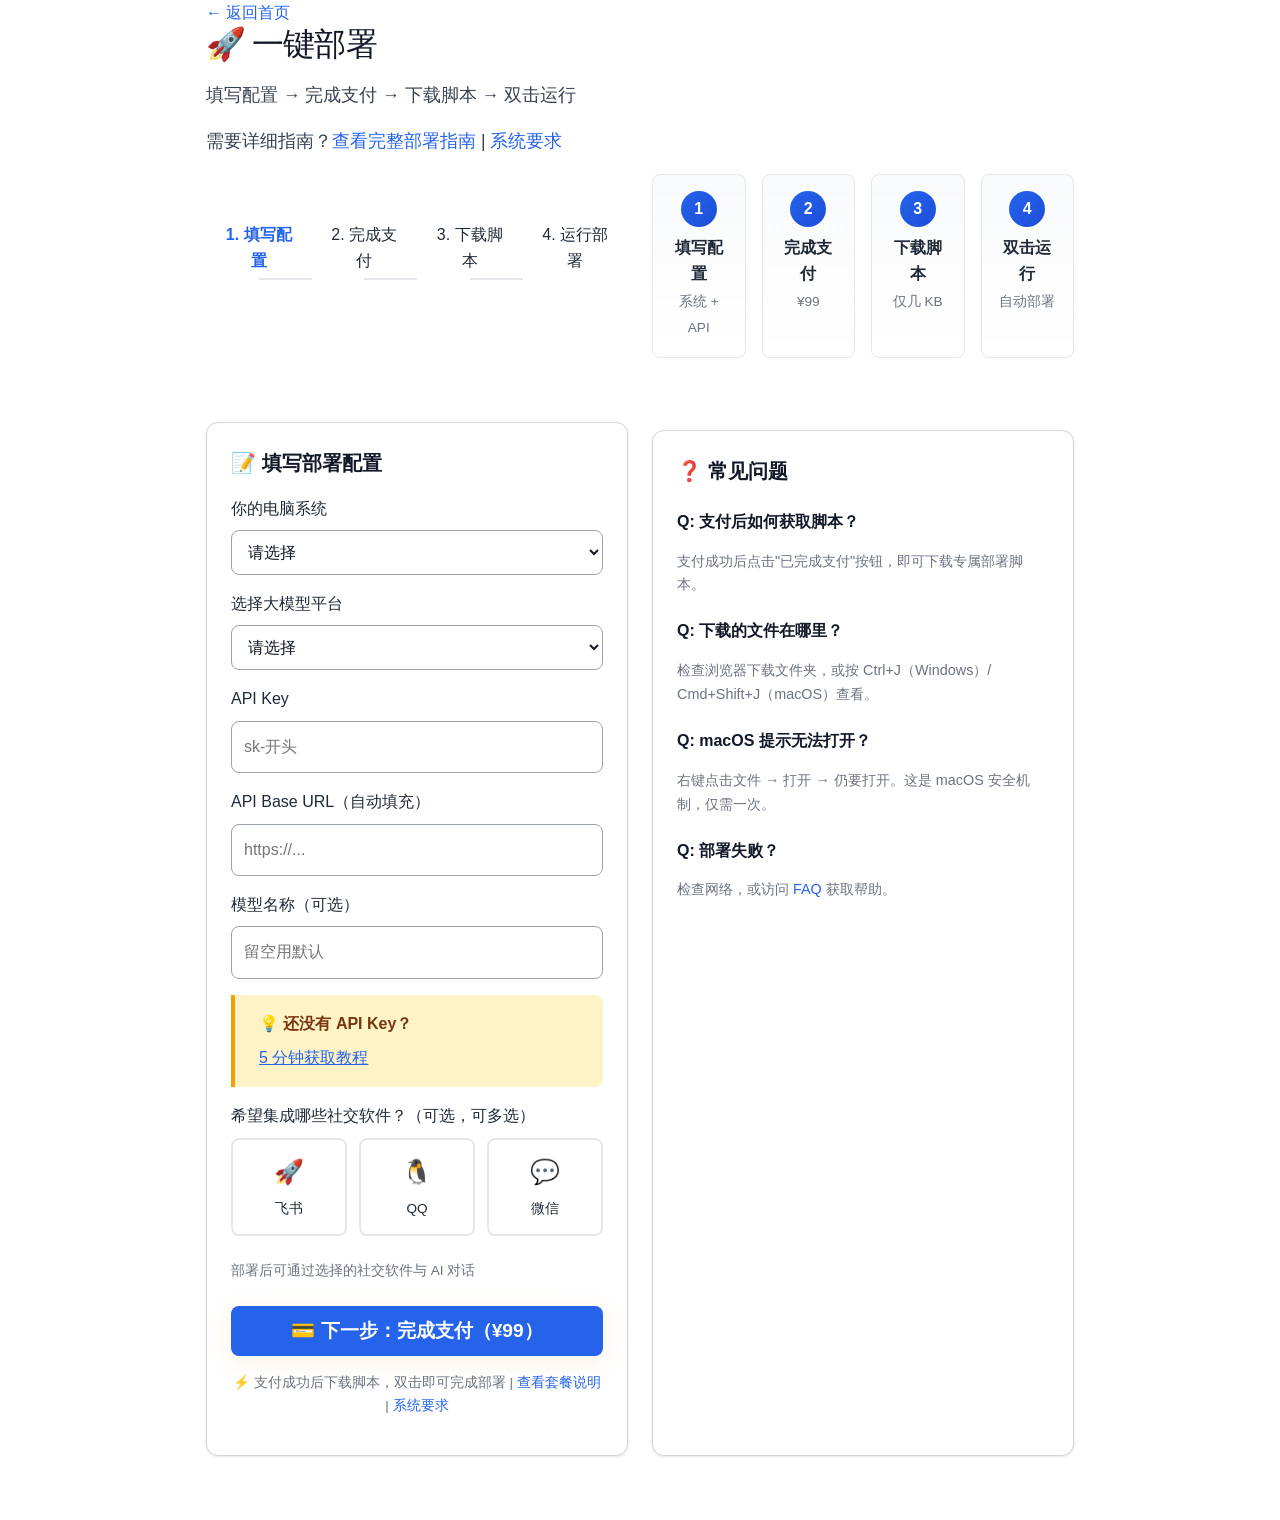
<file: deploy.html>
<!doctype html>
<html lang="zh-CN">
<head>
  <meta charset="UTF-8" />
  <meta name="viewport" content="width=device-width, initial-scale=1.0" />
  <title>一键部署｜龙虾 AI 打工人</title>
  <link rel="preconnect" href="https://fonts.googleapis.com">
  <link rel="preconnect" href="https://fonts.gstatic.com" crossorigin>
  <link href="https://fonts.googleapis.com/css2?family=Inter:wght@300;400;500;600;700&family=Fraunces:opsz,wght@9..144,300;9..144,400;9..144,600&display=swap" rel="stylesheet">
  <link rel="stylesheet" href="./styles.css" />
  <style>
    body { background: #ffffff; color: #1f2937; font-family: -apple-system, BlinkMacSystemFont, "Segoe UI", Roboto, sans-serif; }
    .simple-header { padding: 2rem 0; }
    .simple-header h1 { font-size: 2rem; margin-bottom: 0.5rem; color: #111827; }
    .simple-header p { color: #374151; font-size: 1.1rem; }
    .simple-header a { color: #2563eb; font-weight: 500; }
    .container { max-width: 900px; margin: 0 auto; padding: 0 1rem; }
    .card { background: white; border: 1px solid #d1d5db; border-radius: 12px; padding: 1.5rem; margin: 1rem 0; box-shadow: 0 1px 3px rgba(0,0,0,0.1); }
    .card h3 { color: #111827; font-size: 1.25rem; margin-bottom: 1rem; }
    .form-wrap { display: grid; gap: 1.5rem; }
    .form-card label { display: block; margin-bottom: 1rem; color: #1f2937; font-weight: 500; }
    .form-card input, .form-card select { width: 100%; padding: 0.75rem; border: 1px solid #9ca3af; border-radius: 8px; font-size: 1rem; margin-top: 0.5rem; box-sizing: border-box; color: #111827; background: white; }
    .form-card input:focus, .form-card select:focus { outline: 2px solid #2563eb; border-color: #2563eb; }
    .btn { display: inline-block; padding: 0.75rem 1.5rem; border-radius: 8px; font-weight: 600; text-decoration: none; border: none; cursor: pointer; font-size: 1rem; transition: all 0.2s; }
    .btn.primary { background: #2563eb; color: white; }
    .btn.primary:hover { background: #1d4ed8; transform: translateY(-1px); }
    .btn.success { background: #10b981; color: white; }
    .btn.success:hover { background: #059669; transform: translateY(-1px); }
    .btn:disabled { background: #9ca3af; cursor: not-allowed; transform: none; }
    .muted { color: #6b7280; font-size: 0.9rem; }
    .small { font-size: 0.85rem; color: #6b7280; }
    .tip { background: #fef3c7; border-left: 4px solid #f59e0b; padding: 1rem 1.5rem; margin: 1rem 0; border-radius: 0 8px 8px 0; color: #92400e; }
    .tip strong { color: #78350f; }
    .tip a { color: #2563eb; text-decoration: underline; }
    .warning { background: #fee2e2; border-left: 4px solid #ef4444; padding: 1rem 1.5rem; margin: 1rem 0; border-radius: 0 8px 8px 0; color: #991b1b; }
    .success { background: #d1fae5; border-left: 4px solid #10b981; padding: 1rem 1.5rem; margin: 1rem 0; border-radius: 0 8px 8px 0; color: #065f46; }
    .step-box { display: flex; gap: 1rem; margin-bottom: 1.5rem; }
    .step-item { flex: 1; text-align: center; padding: 1rem; background: linear-gradient(180deg, #f9fafb 0%, #fff 100%); border-radius: 8px; border: 1px solid #e5e7eb; }
    .step-num { display: inline-block; width: 36px; height: 36px; border-radius: 50%; background: linear-gradient(135deg, #2563eb 0%, #1d4ed8 100%); color: white; font-weight: 600; line-height: 36px; margin-bottom: 0.5rem; }
    .hidden { display: none; }
    .social-options { display: grid; grid-template-columns: repeat(3, 1fr); gap: 0.75rem; margin-top: 0.5rem; }
    .social-option { border: 2px solid #e5e7eb; border-radius: 8px; padding: 0.75rem; text-align: center; cursor: pointer; transition: all 0.2s; background: white; }
    .social-option:hover, .social-option.selected { border-color: #2563eb; background: #eff6ff; }
    .social-option input { display: none; }
    .social-icon { font-size: 1.5rem; display: block; margin-bottom: 0.25rem; }
    .social-name { font-size: 0.85rem; font-weight: 500; color: #1f2937; }
    code { background: #f3f4f6; padding: 0.2rem 0.5rem; border-radius: 4px; font-family: monospace; font-size: 0.85em; color: #1f2937; border: 1px solid #e5e7eb; }
    .check-list { list-style: none; padding: 0; }
    .check-list li { padding: 0.5rem 0 0.5rem 2rem; position: relative; color: #374151; }
    .check-list li:before { content: "✓"; position: absolute; left: 0; color: #10b981; font-weight: bold; }
    .os-guide { background: #f9fafb; border: 1px solid #e5e7eb; border-radius: 8px; padding: 1rem; margin-top: 1rem; }
    .os-guide h4 { color: #111827; margin-bottom: 0.5rem; font-size: 1rem; }
    .os-guide ul { margin: 0.5rem 0; padding-left: 1.5rem; color: #374151; }
    .os-guide li { margin: 0.25rem 0; }
    .payment-box { background: linear-gradient(135deg, #eff6ff 0%, #dbeafe 100%); border: 2px solid #2563eb; border-radius: 12px; padding: 1.5rem; margin: 1.5rem 0; text-align: center; }
    .payment-box h3 { color: #1e40af; margin-bottom: 0.5rem; }
    .payment-qr { max-width: 200px; margin: 1rem auto; background: white; padding: 1rem; border-radius: 8px; }
    .progress-steps { display: flex; justify-content: space-between; margin: 2rem 0; }
    .progress-step { flex: 1; text-align: center; padding: 1rem; position: relative; }
    .progress-step.active { color: #2563eb; font-weight: 600; }
    .progress-step.completed { color: #10b981; }
    .progress-step:after { content: ""; position: absolute; top: 50%; right: 0; width: 50%; height: 2px; background: #e5e7eb; }
    .progress-step:last-child:after { display: none; }
    @media (max-width: 640px) {
      .social-options { grid-template-columns: 1fr; }
      .step-box { flex-direction: column; }
      .progress-steps { flex-direction: column; gap: 0.5rem; }
      .progress-step:after { display: none; }
    }
  </style>
</head>
<body>
  <div class="simple-header container">
    <a href="./index.html">← 返回首页</a>
    <h1>🚀 一键部署</h1>
    <p>填写配置 → 完成支付 → 下载脚本 → 双击运行</p>
    <p class="small" style="margin-top:0.5rem;">
      需要详细指南？<a href="./DEPLOY-GUIDE.md" style="color:#2563eb;">查看完整部署指南</a> | <a href="./SYSTEM-REQUIREMENTS.md" style="color:#2563eb;">系统要求</a>
    </p>
  </div>

  <main class="container form-wrap" style="margin-bottom:3rem;">
    <!-- 进度提示 -->
    <div class="progress-steps">
      <div class="progress-step active" id="step1">1. 填写配置</div>
      <div class="progress-step" id="step2">2. 完成支付</div>
      <div class="progress-step" id="step3">3. 下载脚本</div>
      <div class="progress-step" id="step4">4. 运行部署</div>
    </div>

    <!-- 步骤说明 -->
    <div class="step-box">
      <div class="step-item">
        <span class="step-num">1</span>
        <div><strong>填写配置</strong><br/><span class="small">系统 + API</span></div>
      </div>
      <div class="step-item">
        <span class="step-num">2</span>
        <div><strong>完成支付</strong><br/><span class="small">¥99</span></div>
      </div>
      <div class="step-item">
        <span class="step-num">3</span>
        <div><strong>下载脚本</strong><br/><span class="small">仅几 KB</span></div>
      </div>
      <div class="step-item">
        <span class="step-num">4</span>
        <div><strong>双击运行</strong><br/><span class="small">自动部署</span></div>
      </div>
    </div>

    <!-- 配置表单 -->
    <div class="card form-card" id="config-card">
      <h3 style="margin-top:0;">📝 填写部署配置</h3>
      
      <label>你的电脑系统
        <select id="os" required onchange="showOsGuide()">
          <option value="">请选择</option>
          <option value="windows">Windows</option>
          <option value="macos">macOS (苹果电脑)</option>
          <option value="linux">Linux (Ubuntu/Debian 等)</option>
        </select>
      </label>
      
      <!-- 系统指南 -->
      <div id="os-guide" class="os-guide hidden">
        <h4 id="os-guide-title">📌 系统说明</h4>
        <ul id="os-guide-content"></ul>
      </div>
      
      <label>选择大模型平台
        <select id="model-provider" required onchange="updateModelConfig()">
          <option value="">请选择</option>
          <option value="aliyun">阿里云百炼（通义千问）- 推荐</option>
          <option value="minimax">MiniMax（海螺 AI）</option>
          <option value="deepseek">DeepSeek（深度求索）</option>
          <option value="zhipu">智谱 AI</option>
          <option value="volcengine">火山方舟（字节）</option>
        </select>
      </label>
      
      <label>API Key
        <input id="api-key" required placeholder="sk-开头" />
      </label>
      
      <label>API Base URL（自动填充）
        <input id="api-base-url" placeholder="https://..." />
      </label>
      
      <label>模型名称（可选）
        <input id="model-name" placeholder="留空用默认" />
      </label>
      
      <div class="tip">
        <strong>💡 还没有 API Key？</strong>
        <p style="margin:0.5rem 0 0 0;"><a href="./api-key-guide.html" target="_blank">5 分钟获取教程</a></p>
      </div>
      
      <label>希望集成哪些社交软件？（可选，可多选）
        <div class="social-options">
          <label class="social-option">
            <input type="checkbox" name="social" value="feishu" />
            <span class="social-icon">🚀</span>
            <span class="social-name">飞书</span>
          </label>
          <label class="social-option">
            <input type="checkbox" name="social" value="qq" />
            <span class="social-icon">🐧</span>
            <span class="social-name">QQ</span>
          </label>
          <label class="social-option">
            <input type="checkbox" name="social" value="wechat" />
            <span class="social-icon">💬</span>
            <span class="social-name">微信</span>
          </label>
        </div>
        <p class="muted small" style="margin-top:0.5rem;">部署后可通过选择的社交软件与 AI 对话</p>
      </label>
      
      <div style="margin-top:1.5rem;">
        <button class="btn primary" onclick="goToPayment()" id="payment-btn" style="font-size:1.2rem; width: 100%;">💳 下一步：完成支付（¥99）</button>
      </div>
      
      <p class="muted small" style="margin-top:1rem; text-align: center;">
        ⚡ 支付成功后下载脚本，双击即可完成部署 | <a href="./pricing.html" style="color:#2563eb;">查看套餐说明</a> | <a href="./SYSTEM-REQUIREMENTS.md" style="color:#2563eb;">系统要求</a>
      </p>
    </div>

    <!-- 支付提示 -->
    <div class="card payment-box hidden" id="payment-card">
      <h3>💳 完成支付</h3>
      <p class="muted">套餐费用：¥99（一次性）</p>
      
      <div class="payment-qr">
        <p style="color:#6b7280; font-size:0.9rem;">[支付二维码]</p>
        <p style="color:#9ca3af; font-size:0.8rem;">请联系客服获取支付二维码</p>
      </div>
      
      <div class="tip" style="background:white; border-left-color:#2563eb; color:#1e40af;">
        <strong>📌 支付方式：</strong>
        <ul style="margin:0.5rem 0 0 0; padding-left:1.5rem;">
          <li>微信/支付宝扫码支付</li>
          <li>支付后联系客服确认</li>
          <li>确认后获取下载链接</li>
        </ul>
      </div>
      
      <div style="margin-top:1.5rem; display:grid; gap:1rem; grid-template-columns: 1fr 1fr;">
        <button class="btn" onclick="backToConfig()">← 返回修改配置</button>
        <button class="btn success" onclick="confirmPayment()">✅ 已完成支付</button>
      </div>
    </div>

    <!-- 下载完成提示 -->
    <div class="card success hidden" id="success-card">
      <h3 style="margin-top:0; color:#065f46;">✅ 支付成功！可以下载了</h3>
      
      <div class="check-list">
        <strong>下一步：</strong>
        <ol style="padding-left:1.5rem; line-height:2.2; margin-top:0.5rem;">
          <li>点击下方按钮下载部署脚本</li>
          <li>找到下载的文件 <code>lobster-launcher.<span id="file-ext">ps1</span></code></li>
          <li>
            <strong>运行脚本：</strong>
            <ul style="margin-top:0.25rem;">
              <li><strong>Windows：</strong>右键 → 使用 PowerShell 运行</li>
              <li><strong>macOS：</strong>双击运行（首次需右键打开）</li>
              <li><strong>Linux：</strong>双击运行</li>
            </ul>
          </li>
          <li>等待部署完成（2-5 分钟）</li>
          <li>浏览器访问 <code>http://localhost:18789</code></li>
        </ol>
      </div>
      
      <div style="margin-top:1.5rem;">
        <button class="btn success" onclick="downloadLauncher()" id="download-btn" style="font-size:1.1rem; width: 100%;">📥 下载部署脚本</button>
      </div>
      
      <div class="tip" style="margin-top:1.5rem; background:#eff6ff; border-left-color:#2563eb; color:#1e40af;">
        <strong>📌 提示：</strong>
        <ul style="margin:0.5rem 0 0 0; padding-left:1.5rem;">
          <li><strong>自动部署：</strong>脚本会自动检测环境并完成所有配置</li>
          <li><strong>macOS：</strong>首次运行需右键 → 打开 → 仍要打开</li>
          <li><strong>Windows：</strong>如提示 WSL 未安装，按提示安装后重启</li>
          <li>部署时请保持网络连接</li>
        </ul>
      </div>
    </div>

    <!-- 常见问题 -->
    <div class="card" style="margin-top:1.5rem;">
      <h3 style="margin-top:0;">❓ 常见问题</h3>
      <div style="margin-top:1rem;">
        <h4 style="color:#111827; margin-bottom:0.5rem;">Q: 支付后如何获取脚本？</h4>
        <p class="muted">支付成功后点击"已完成支付"按钮，即可下载专属部署脚本。</p>
      </div>
      <div style="margin-top:1rem;">
        <h4 style="color:#111827; margin-bottom:0.5rem;">Q: 下载的文件在哪里？</h4>
        <p class="muted">检查浏览器下载文件夹，或按 Ctrl+J（Windows）/ Cmd+Shift+J（macOS）查看。</p>
      </div>
      <div style="margin-top:1rem;">
        <h4 style="color:#111827; margin-bottom:0.5rem;">Q: macOS 提示无法打开？</h4>
        <p class="muted">右键点击文件 → 打开 → 仍要打开。这是 macOS 安全机制，仅需一次。</p>
      </div>
      <div style="margin-top:1rem;">
        <h4 style="color:#111827; margin-bottom:0.5rem;">Q: 部署失败？</h4>
        <p class="muted">检查网络，或访问 <a href="./faq.html" style="color:#2563eb;">FAQ</a> 获取帮助。</p>
      </div>
    </div>
  </main>

<script>
const providerConfig = {
  'aliyun': { baseUrl: 'https://dashscope.aliyuncs.com/compatible-mode/v1', models: ['qwen-max', 'qwen-plus'] },
  'minimax': { baseUrl: 'https://api.minimax.chat/v1', models: ['abab6.5', 'abab6.5s'] },
  'deepseek': { baseUrl: 'https://api.deepseek.com', models: ['deepseek-chat', 'deepseek-coder'] },
  'zhipu': { baseUrl: 'https://open.bigmodel.cn/api/paas/v4', models: ['glm-4-plus', 'glm-4'] },
  'volcengine': { baseUrl: 'https://ark.cn-beijing.volces.com/api/v3', models: ['Doubao-pro-4k', 'Doubao-lite-4k'] }
};

const osGuides = {
  'windows': {
    title: '🪟 Windows 用户指南',
    content: `
      <li>右键点击脚本 → <strong>使用 PowerShell 运行</strong></li>
      <li>脚本会自动检查并安装 WSL（如需要）</li>
      <li>如未安装 WSL，按提示安装后<strong>重启电脑</strong></li>
      <li>系统要求：Windows 10 版本 2004 或更高</li>
      <li style="color:#2563eb;"><strong>全自动部署，不需要手动配置</strong></li>
    `
  },
  'macos': {
    title: '🍎 macOS 用户指南',
    content: `
      <li>双击运行脚本（.command 文件）</li>
      <li>首次运行需<strong>右键点击</strong> → 打开 → 仍要打开</li>
      <li>这是 macOS 安全机制，仅需第一次操作</li>
      <li>支持所有 Intel 和 Apple Silicon (M1/M2/M3) 芯片</li>
    `
  },
  'linux': {
    title: '🐧 Linux 用户指南',
    content: `
      <li>支持 Ubuntu、Debian、Fedora 等主流发行版</li>
      <li>双击运行脚本（.sh 文件）</li>
      <li>脚本会自动安装依赖</li>
      <li>建议在有 sudo 权限的账户下运行</li>
    `
  }
};

function showOsGuide() {
  const os = document.getElementById('os').value;
  const guideDiv = document.getElementById('os-guide');
  const title = document.getElementById('os-guide-title');
  const content = document.getElementById('os-guide-content');
  
  if (os && osGuides[os]) {
    title.textContent = osGuides[os].title;
    content.innerHTML = osGuides[os].content;
    guideDiv.classList.remove('hidden');
  } else {
    guideDiv.classList.add('hidden');
  }
}

function updateModelConfig() {
  const provider = document.getElementById('model-provider').value;
  const cfg = providerConfig[provider];
  if (cfg) {
    document.getElementById('api-base-url').value = cfg.baseUrl;
    document.getElementById('model-name').placeholder = `默认：${cfg.models[0]}`;
  }
}

document.querySelectorAll('.social-option').forEach(opt => {
  opt.addEventListener('click', function() { this.classList.toggle('selected'); });
});

function getSelectedSocial() {
  const selected = [];
  document.querySelectorAll('.social-option.selected').forEach(opt => {
    selected.push(opt.querySelector('input').value);
  });
  return selected;
}

function goToPayment() {
  const os = document.getElementById('os').value;
  const provider = document.getElementById('model-provider').value;
  const apiKey = document.getElementById('api-key').value.trim();
  
  if (!os || !provider || !apiKey) {
    alert('请填写：系统、模型平台、API Key');
    return;
  }
  
  document.getElementById('config-card').classList.add('hidden');
  document.getElementById('payment-card').classList.remove('hidden');
  
  // Update progress
  document.getElementById('step1').classList.remove('active');
  document.getElementById('step1').classList.add('completed');
  document.getElementById('step2').classList.add('active');
}

function backToConfig() {
  document.getElementById('config-card').classList.remove('hidden');
  document.getElementById('payment-card').classList.add('hidden');
  
  document.getElementById('step1').classList.add('active');
  document.getElementById('step1').classList.remove('completed');
  document.getElementById('step2').classList.remove('active');
}

function confirmPayment() {
  document.getElementById('payment-card').classList.add('hidden');
  document.getElementById('success-card').classList.remove('hidden');
  
  document.getElementById('step2').classList.remove('active');
  document.getElementById('step2').classList.add('completed');
  document.getElementById('step3').classList.add('active');
  
  // Update file extension based on OS
  const os = document.getElementById('os').value;
  let ext = 'ps1';
  if (os === 'macos') ext = 'command';
  else if (os === 'linux') ext = 'sh';
  document.getElementById('file-ext').textContent = ext;
}

function downloadLauncher() {
  const os = document.getElementById('os').value;
  const provider = document.getElementById('model-provider').value;
  const apiKey = document.getElementById('api-key').value.trim();
  const baseUrl = document.getElementById('api-base-url').value.trim() || providerConfig[provider].baseUrl;
  const model = document.getElementById('model-name').value.trim() || providerConfig[provider].models[0];
  const social = getSelectedSocial();
  
  let content, filename, mime;
  
  if (os === 'windows') {
    filename = 'lobster-launcher.ps1';
    mime = 'application/x-powershell';
    content = generatePowerShellLauncher({ api_key: apiKey, base_url: baseUrl, model, social: social.join(',') });
  } else if (os === 'macos') {
    filename = 'lobster-launcher.command';
    mime = 'application/x-shellscript';
    content = generateCommandLauncher({ api_key: apiKey, base_url: baseUrl, model, social: social.join(',') });
  } else {
    filename = 'lobster-launcher.sh';
    mime = 'application/x-shellscript';
    content = generateShLauncher({ api_key: apiKey, base_url: baseUrl, model, social: social.join(',') });
  }
  
  const blob = new Blob([content], { type: mime });
  const url = URL.createObjectURL(blob);
  const a = document.createElement('a');
  a.href = url;
  a.download = filename;
  document.body.appendChild(a);
  a.click();
  document.body.removeChild(a);
  URL.revokeObjectURL(url);
  
  // Update progress
  document.getElementById('step3').classList.remove('active');
  document.getElementById('step3').classList.add('completed');
  document.getElementById('step4').classList.add('active');
}

function escapeSh(str) {
  return str.replace(/'/g, "'\"'\"'");
}

function escapePs1(str) {
  return str.replace(/'/g, "''").replace(/"/g, '`"');
}

function generatePowerShellLauncher(config) {
  const apiKeyEscaped = escapePs1(config.api_key);
  const baseUrlEscaped = escapePs1(config.base_url);
  const modelEscaped = escapePs1(config.model);
  
  return `# 🦞 龙虾 AI 一键部署工具
# 使用方法：右键 → 使用 PowerShell 运行

Write-Host ""
Write-Host "========================================" -ForegroundColor Cyan
Write-Host "  龙虾 AI 一键部署工具" -ForegroundColor Cyan
Write-Host "========================================" -ForegroundColor Cyan
Write-Host ""

# 设置编码
[Console]::OutputEncoding = [System.Text.Encoding]::UTF8

Write-Host "[1/4] 检查 WSL..." -ForegroundColor Cyan
$wslStatus = wsl --list 2>$null
if ($LASTEXITCODE -ne 0) {
    Write-Host "[!] 未检测到 WSL，正在安装..." -ForegroundColor Yellow
    Write-Host ""
    wsl --install
    Write-Host ""
    Write-Host "[!] WSL 安装完成后需要重启电脑" -ForegroundColor Red
    Write-Host "[!] 重启后请重新运行此部署工具" -ForegroundColor Yellow
    Write-Host ""
    Read-Host "按回车键退出"
    exit 1
}
Write-Host "[OK] WSL 已安装" -ForegroundColor Green
Write-Host ""

Write-Host "[2/4] 开始部署..." -ForegroundColor Cyan
Write-Host ""
Write-Host "这可能需要 2-5 分钟，请稍候..." -ForegroundColor Yellow
Write-Host ""

$installScript = @"
curl -fsSL 'https://raw.githubusercontent.com/openclaw/openclaw/main/site/scripts/install-lobster-cn.sh' | bash -s -- --api-key '${apiKeyEscaped}' --base-url '${baseUrlEscaped}' --model '${modelEscaped}'
"@

try {
    $result = wsl bash -c $installScript 2>&1
    
    if ($LASTEXITCODE -eq 0) {
        Write-Host ""
        Write-Host "========================================" -ForegroundColor Green
        Write-Host "  部署完成！" -ForegroundColor Green
        Write-Host "========================================" -ForegroundColor Green
        Write-Host ""
        Write-Host "访问地址：http://localhost:18789" -ForegroundColor Cyan
        Write-Host ""
        Write-Host "📁 安装目录：~/lobster-ai" -ForegroundColor White
        Write-Host "📄 配置文件：~/lobster-ai/.env" -ForegroundColor White
        Write-Host ""
    } else {
        Write-Host ""
        Write-Host "[错误] 部署失败" -ForegroundColor Red
        Write-Host "错误信息：$result" -ForegroundColor Yellow
        Write-Host ""
        Write-Host "请检查网络或联系支持" -ForegroundColor Yellow
    }
} catch {
    Write-Host ""
    Write-Host "[错误] 部署失败" -ForegroundColor Red
    Write-Host $_.Exception.Message -ForegroundColor Yellow
}

Write-Host ""
Read-Host "按回车键退出"
`;
}

function generateCommandLauncher(config) {
  return `#!/usr/bin/env bash
cd "$(dirname "$0")"
clear
echo ""
echo "========================================"
echo "  龙虾 AI 一键部署工具"
echo "========================================"
echo ""
echo "[1/3] 开始部署..."
echo ""
curl -fsSL "https://raw.githubusercontent.com/openclaw/openclaw/main/site/scripts/install-lobster-cn.sh" | bash -s -- --api-key '${escapeSh(config.api_key)}' --base-url '${escapeSh(config.base_url)}' --model '${escapeSh(config.model)}'
if [[ $? -ne 0 ]]; then
    echo ""
    echo "[错误] 部署失败"
    echo "请检查网络或联系支持"
    read -p "按回车退出..."
    exit 1
fi
echo ""
echo "========================================"
echo "  完成！"
echo "========================================"
echo ""
echo "访问：http://localhost:18789"
echo ""
echo "📁 安装目录：~/lobster-ai"
echo "📄 配置文件：~/lobster-ai/.env"
echo ""
read -p "按回车退出..."
`;
}

function generateShLauncher(config) {
  return generateCommandLauncher(config);
}
</script>
</body>
</html>
</file>
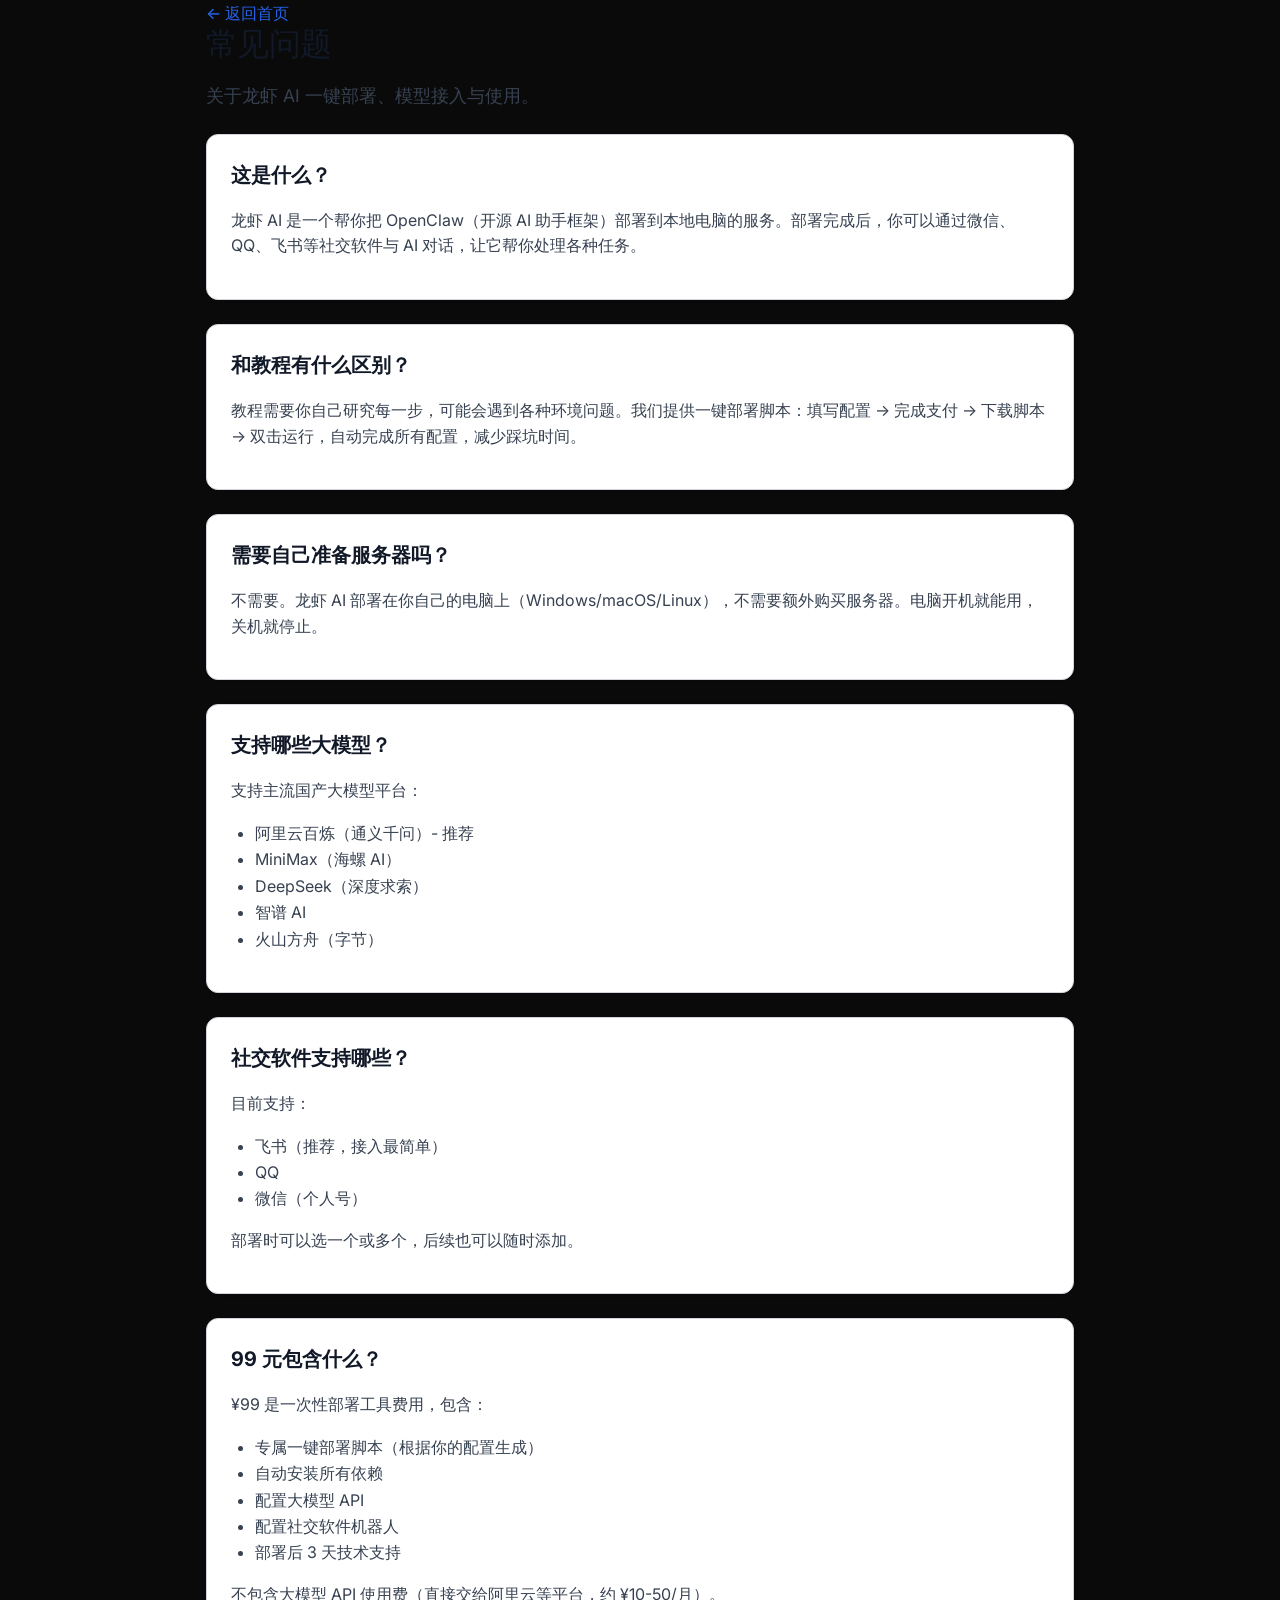
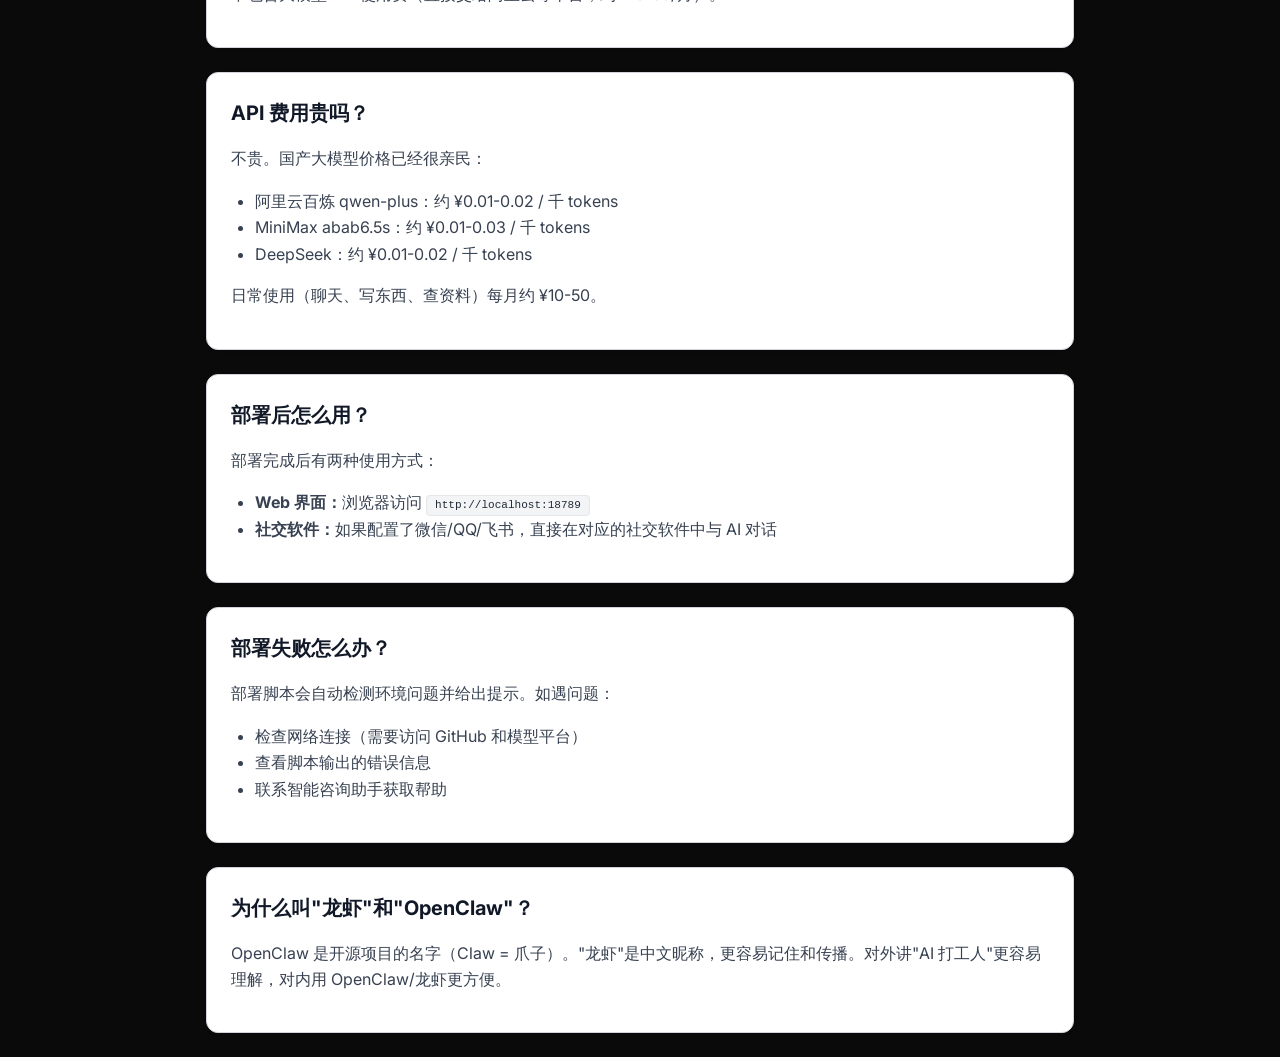
<file: faq.html>
<!doctype html>
<html lang="zh-CN">
<head>
  <meta charset="UTF-8" />
  <meta name="viewport" content="width=device-width, initial-scale=1.0" />
  <title>FAQ｜龙虾 AI 打工人</title>
  <link rel="preconnect" href="https://fonts.googleapis.com">
  <link rel="preconnect" href="https://fonts.gstatic.com" crossorigin>
  <link href="https://fonts.googleapis.com/css2?family=Inter:wght@300;400;500;600;700&family=Fraunces:opsz,wght@9..144,300;9..144,400;9..144,600&display=swap" rel="stylesheet">
  <link rel="stylesheet" href="./styles.css" />
  <style>
    .simple-header { padding: 2rem 0; }
    .simple-header h1 { font-size: 2rem; margin-bottom: 0.5rem; color: #111827; }
    .simple-header p { color: #374151; font-size: 1.1rem; }
    .simple-header a { color: #2563eb; font-weight: 500; }
    .container { max-width: 900px; margin: 0 auto; padding: 0 1rem; }
    .card { background: white; border: 1px solid #d1d5db; border-radius: 12px; padding: 1.5rem; margin: 1.5rem 0; box-shadow: 0 1px 3px rgba(0,0,0,0.1); }
    .card h3 { color: #111827; font-size: 1.25rem; margin-bottom: 1rem; }
    .card p { color: #374151; line-height: 1.6; }
    code { background: #f3f4f6; padding: 0.2rem 0.5rem; border-radius: 4px; font-family: monospace; font-size: 0.85em; color: #1f2937; border: 1px solid #e5e7eb; }
  </style>
</head>
<body>
  <div class="simple-header container">
    <a href="./index.html">← 返回首页</a>
    <h1>常见问题</h1>
    <p>关于龙虾 AI 一键部署、模型接入与使用。</p>
  </div>
  <main class="container">
    <div class="card">
      <h3>这是什么？</h3>
      <p>龙虾 AI 是一个帮你把 OpenClaw（开源 AI 助手框架）部署到本地电脑的服务。部署完成后，你可以通过微信、QQ、飞书等社交软件与 AI 对话，让它帮你处理各种任务。</p>
    </div>
    
    <div class="card">
      <h3>和教程有什么区别？</h3>
      <p>教程需要你自己研究每一步，可能会遇到各种环境问题。我们提供一键部署脚本：填写配置 → 完成支付 → 下载脚本 → 双击运行，自动完成所有配置，减少踩坑时间。</p>
    </div>
    
    <div class="card">
      <h3>需要自己准备服务器吗？</h3>
      <p>不需要。龙虾 AI 部署在你自己的电脑上（Windows/macOS/Linux），不需要额外购买服务器。电脑开机就能用，关机就停止。</p>
    </div>
    
    <div class="card">
      <h3>支持哪些大模型？</h3>
      <p>支持主流国产大模型平台：</p>
      <ul style="margin-top:0.5rem; padding-left:1.5rem; color:#374151;">
        <li>阿里云百炼（通义千问）- 推荐</li>
        <li>MiniMax（海螺 AI）</li>
        <li>DeepSeek（深度求索）</li>
        <li>智谱 AI</li>
        <li>火山方舟（字节）</li>
      </ul>
    </div>
    
    <div class="card">
      <h3>社交软件支持哪些？</h3>
      <p>目前支持：</p>
      <ul style="margin-top:0.5rem; padding-left:1.5rem; color:#374151;">
        <li>飞书（推荐，接入最简单）</li>
        <li>QQ</li>
        <li>微信（个人号）</li>
      </ul>
      <p style="margin-top:0.5rem;">部署时可以选一个或多个，后续也可以随时添加。</p>
    </div>
    
    <div class="card">
      <h3>99 元包含什么？</h3>
      <p>¥99 是一次性部署工具费用，包含：</p>
      <ul style="margin-top:0.5rem; padding-left:1.5rem; color:#374151;">
        <li>专属一键部署脚本（根据你的配置生成）</li>
        <li>自动安装所有依赖</li>
        <li>配置大模型 API</li>
        <li>配置社交软件机器人</li>
        <li>部署后 3 天技术支持</li>
      </ul>
      <p style="margin-top:0.5rem;">不包含大模型 API 使用费（直接交给阿里云等平台，约 ¥10-50/月）。</p>
    </div>
    
    <div class="card">
      <h3>API 费用贵吗？</h3>
      <p>不贵。国产大模型价格已经很亲民：</p>
      <ul style="margin-top:0.5rem; padding-left:1.5rem; color:#374151;">
        <li>阿里云百炼 qwen-plus：约 ¥0.01-0.02 / 千 tokens</li>
        <li>MiniMax abab6.5s：约 ¥0.01-0.03 / 千 tokens</li>
        <li>DeepSeek：约 ¥0.01-0.02 / 千 tokens</li>
      </ul>
      <p style="margin-top:0.5rem;">日常使用（聊天、写东西、查资料）每月约 ¥10-50。</p>
    </div>
    
    <div class="card">
      <h3>部署后怎么用？</h3>
      <p>部署完成后有两种使用方式：</p>
      <ul style="margin-top:0.5rem; padding-left:1.5rem; color:#374151;">
        <li><strong>Web 界面：</strong>浏览器访问 <code>http://localhost:18789</code></li>
        <li><strong>社交软件：</strong>如果配置了微信/QQ/飞书，直接在对应的社交软件中与 AI 对话</li>
      </ul>
    </div>
    
    <div class="card">
      <h3>部署失败怎么办？</h3>
      <p>部署脚本会自动检测环境问题并给出提示。如遇问题：</p>
      <ul style="margin-top:0.5rem; padding-left:1.5rem; color:#374151;">
        <li>检查网络连接（需要访问 GitHub 和模型平台）</li>
        <li>查看脚本输出的错误信息</li>
        <li>联系智能咨询助手获取帮助</li>
      </ul>
    </div>
    
    <div class="card">
      <h3>为什么叫"龙虾"和"OpenClaw"？</h3>
      <p>OpenClaw 是开源项目的名字（Claw = 爪子）。"龙虾"是中文昵称，更容易记住和传播。对外讲"AI 打工人"更容易理解，对内用 OpenClaw/龙虾更方便。</p>
    </div>
  </main>
</body>
</html>
</file>
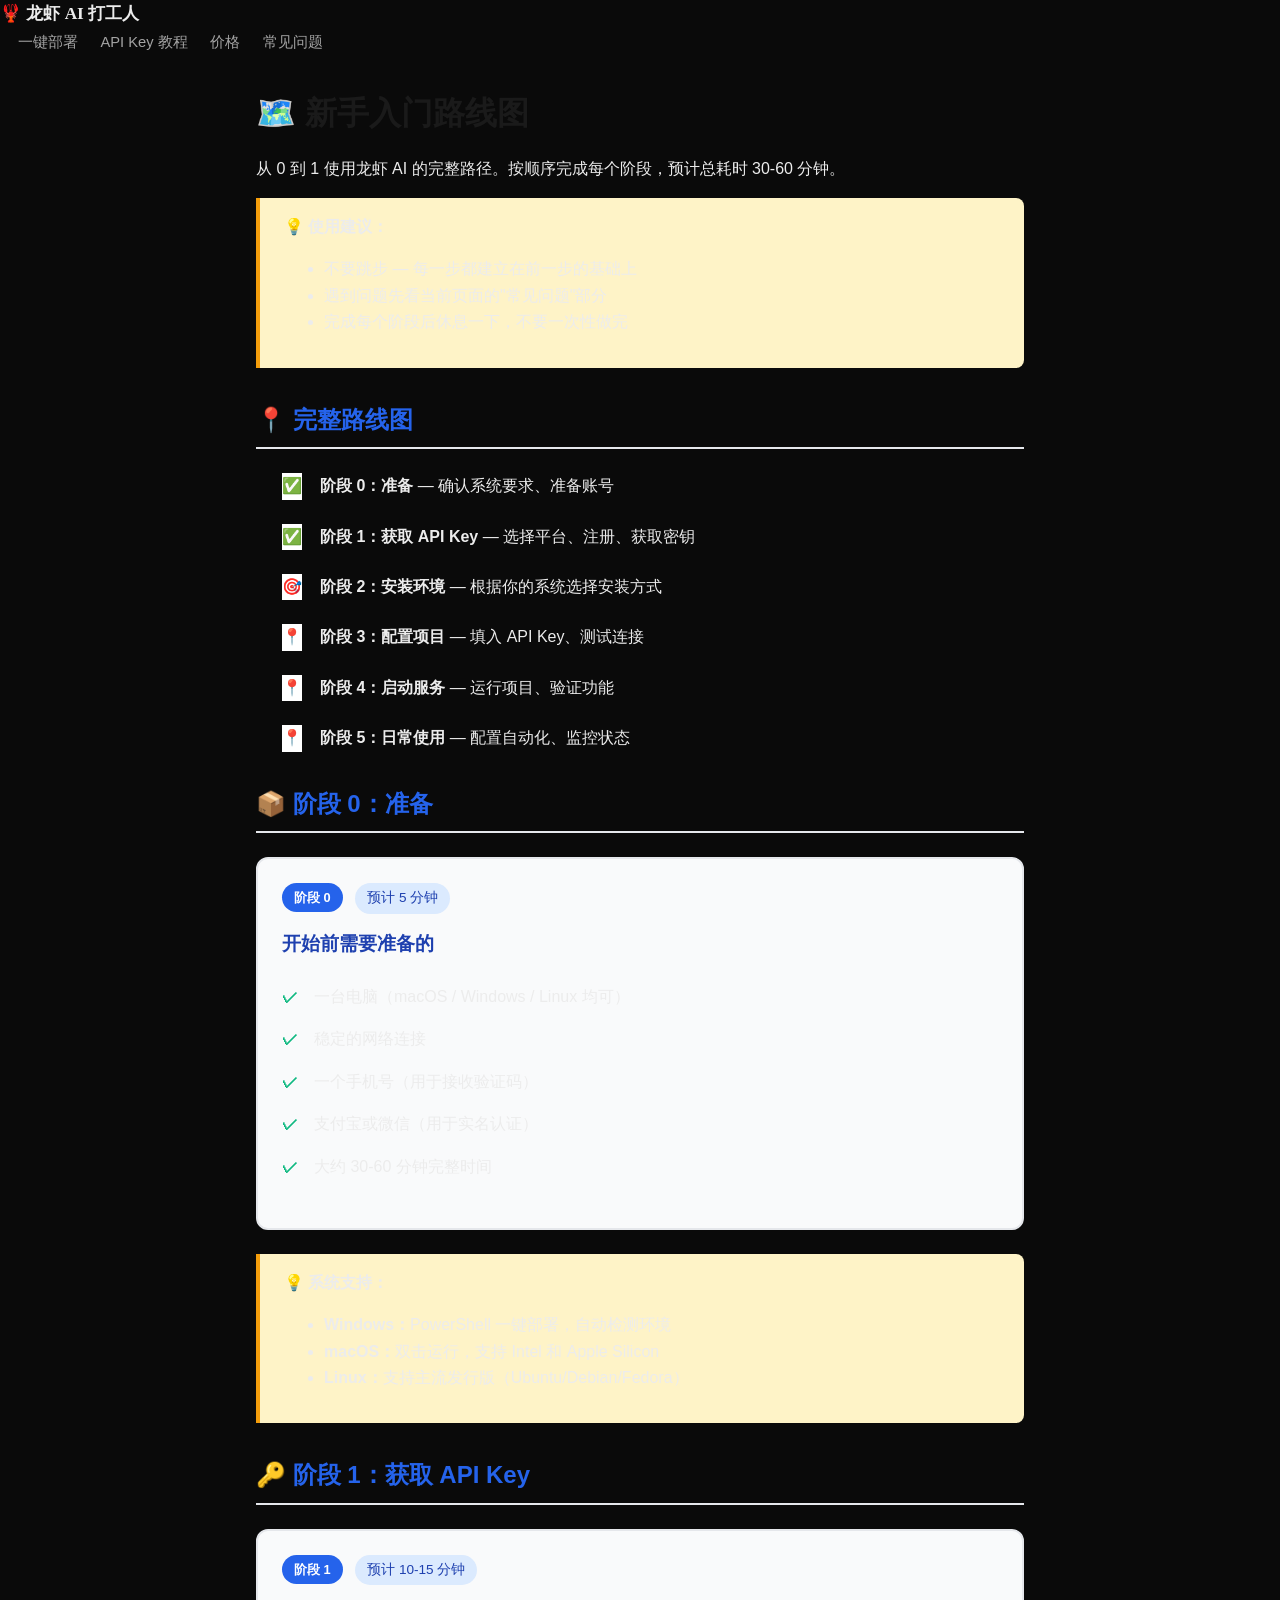
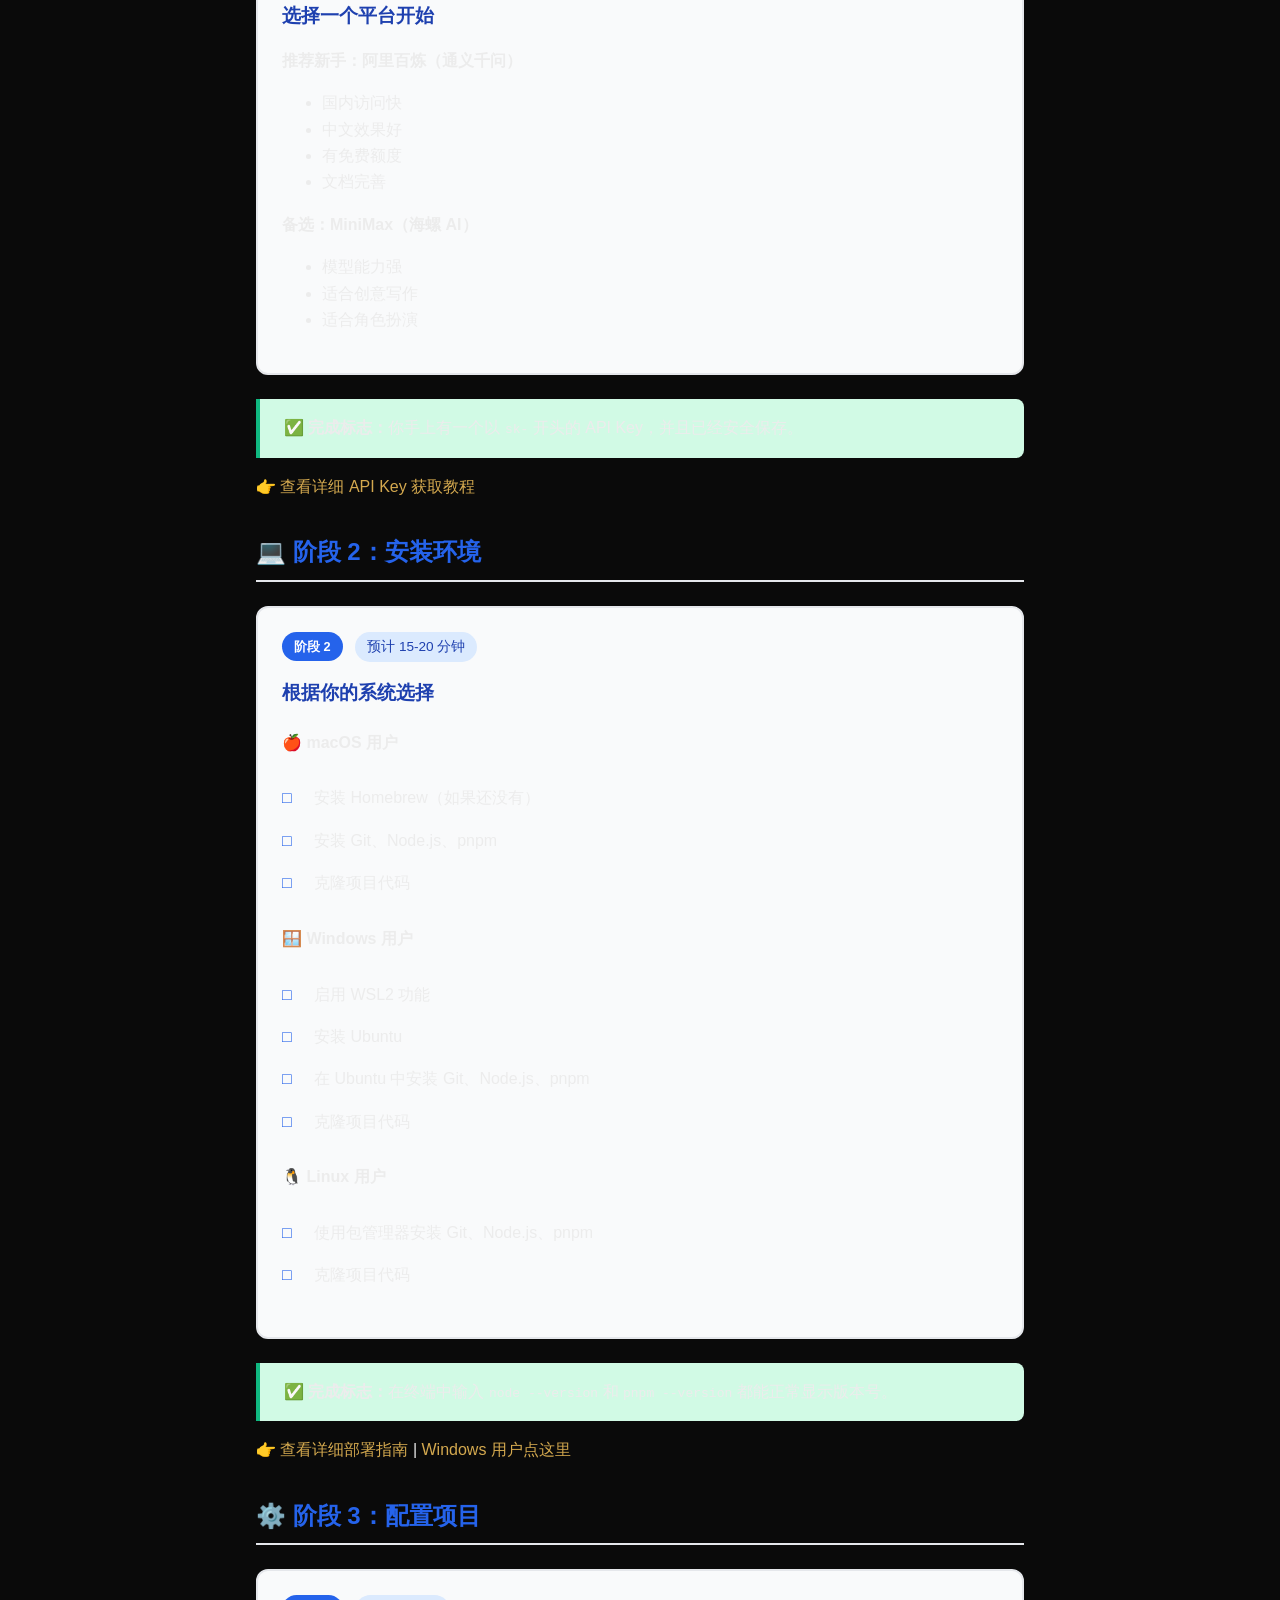
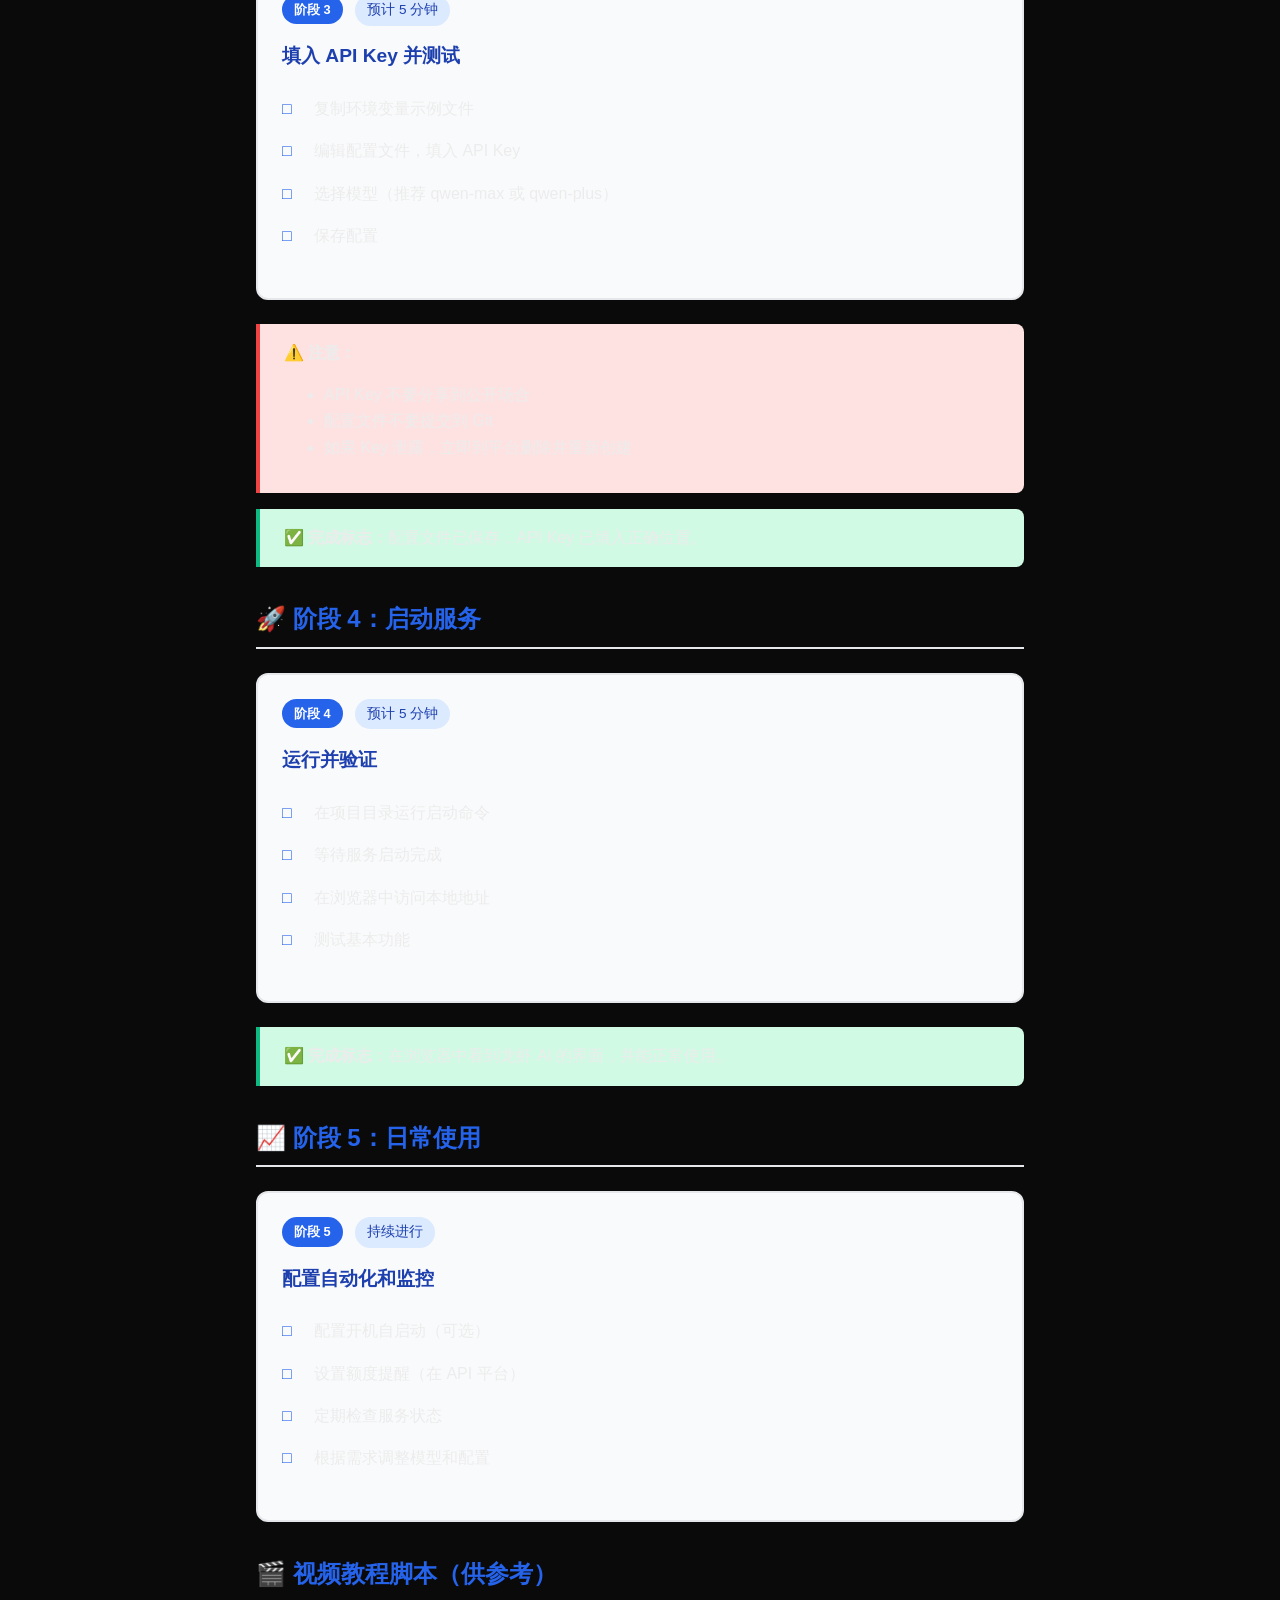
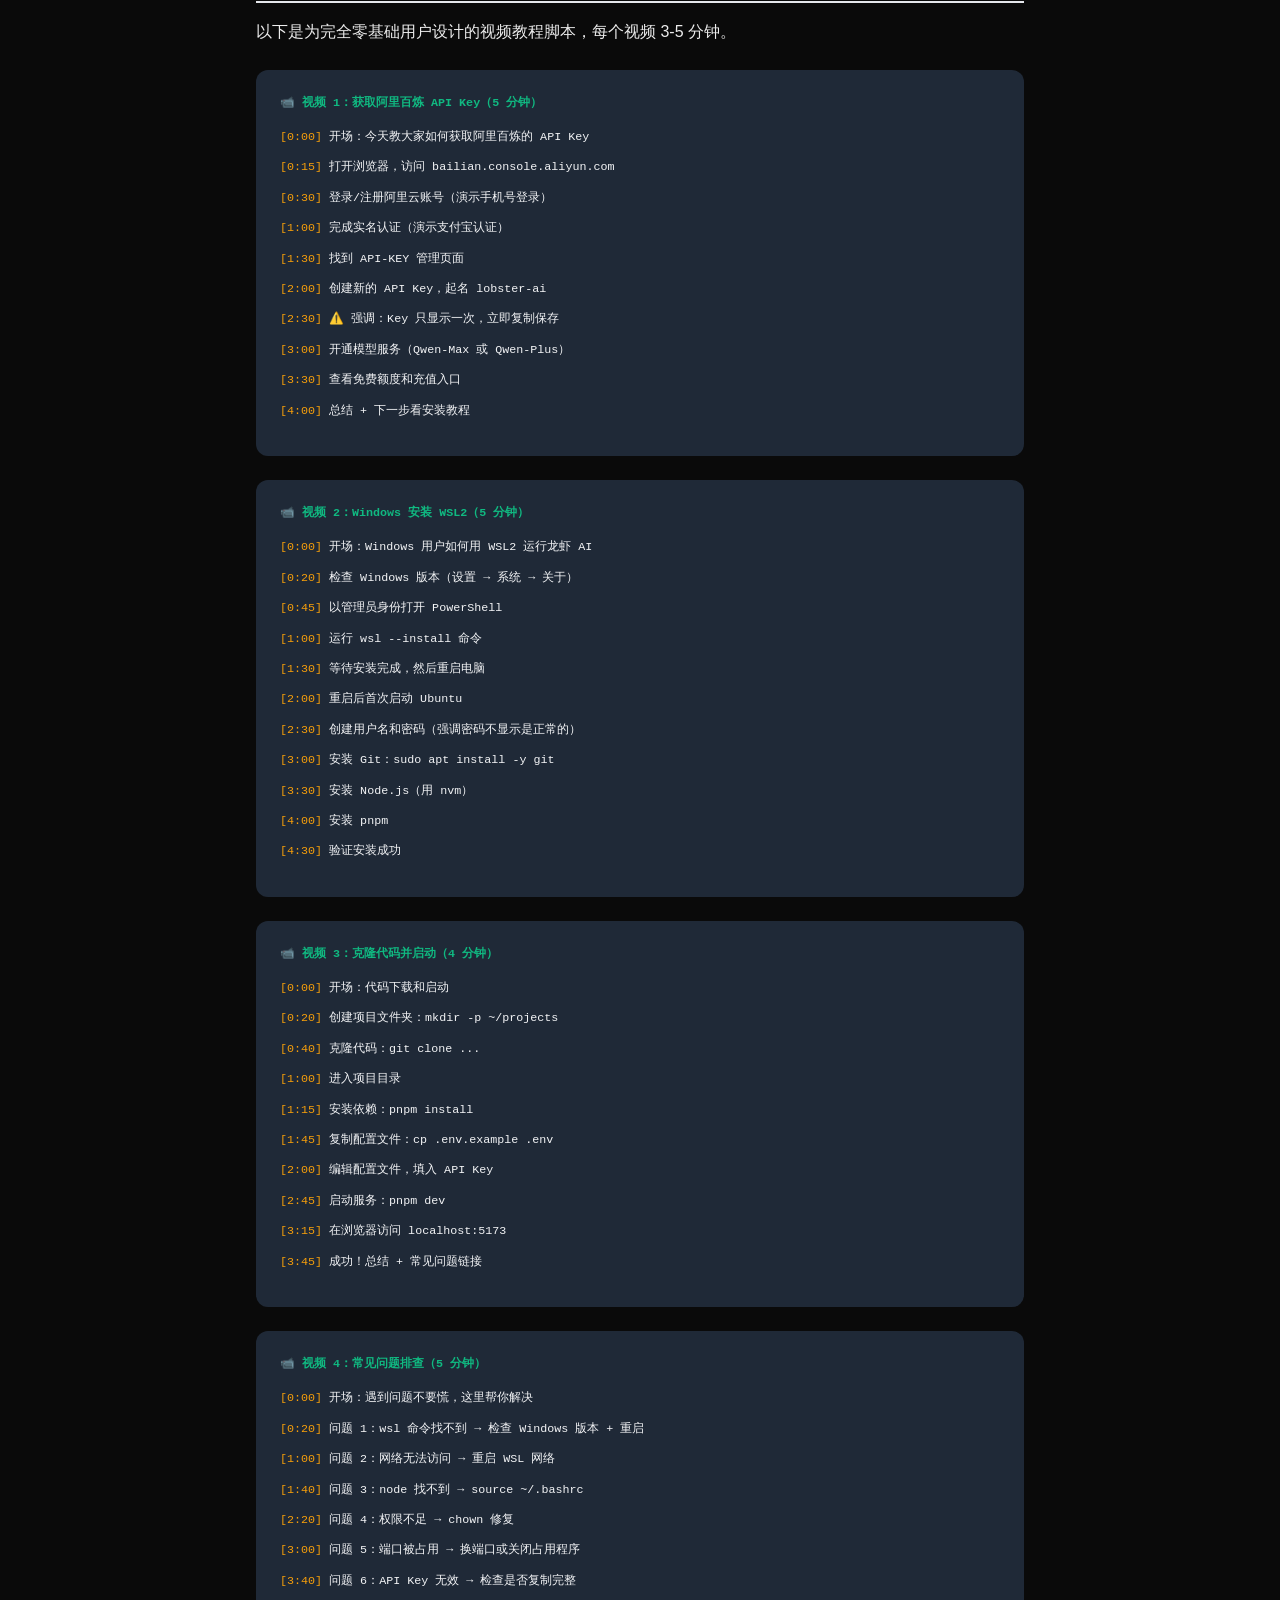
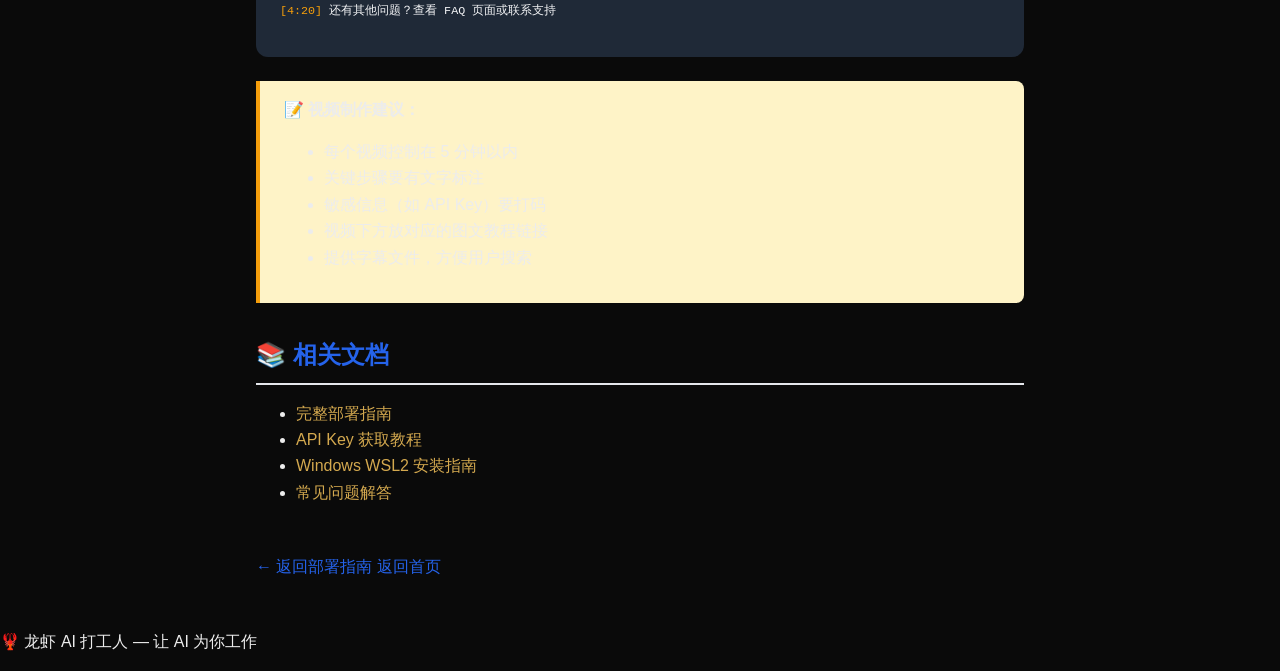
<file: onboarding-guide.html>
<!doctype html>
<html lang="zh-CN">
<head>
  <meta charset="UTF-8" />
  <meta name="viewport" content="width=device-width, initial-scale=1.0" />
  <title>新手入门路线图｜龙虾 AI 打工人</title>
  <meta name="description" content="从 0 到 1 使用龙虾 AI 的完整路线图，包含图文教程和视频脚本">
  <link rel="stylesheet" href="styles.css" />
  <style>
    .guide-section { max-width: 800px; margin: 0 auto; padding: 2rem 1rem; }
    .guide-section h1 { font-size: 2rem; margin-bottom: 1rem; color: #1a1a1a; }
    .guide-section h2 { font-size: 1.5rem; margin: 2rem 0 1rem; color: #2563eb; border-bottom: 2px solid #e5e7eb; padding-bottom: 0.5rem; }
    .guide-section h3 { font-size: 1.2rem; margin: 1.5rem 0 0.8rem; color: #374151; }
    .roadmap { position: relative; padding-left: 2rem; }
    .roadmap-item { position: relative; padding-left: 2rem; margin: 1.5rem 0; }
    .roadmap-item:before { content: ""; position: absolute; left: 8px; top: 0; bottom: 0; width: 2px; background: #e5e7eb; }
    .roadmap-item:last-child:before { bottom: 50%; }
    .roadmap-item:after { content: "📍"; position: absolute; left: -6px; top: 0; background: white; }
    .roadmap-item.done:after { content: "✅"; }
    .roadmap-item.current:after { content: "🎯"; }
    .phase-card { border: 2px solid #e5e7eb; border-radius: 12px; padding: 1.5rem; margin: 1.5rem 0; background: #f9fafb; }
    .phase-card h3 { margin-top: 0; color: #1e40af; }
    .phase-card .phase-number { display: inline-block; background: #2563eb; color: white; padding: 0.25rem 0.75rem; border-radius: 20px; font-size: 0.8rem; font-weight: 600; margin-bottom: 1rem; }
    .checklist { list-style: none; padding: 0; }
    .checklist li { padding: 0.5rem 0; padding-left: 2rem; position: relative; }
    .checklist li:before { content: "□"; position: absolute; left: 0; color: #2563eb; font-weight: bold; }
    .checklist li.done:before { content: "✓"; color: #10b981; }
    .tip { background: #fef3c7; border-left: 4px solid #f59e0b; padding: 1rem 1.5rem; margin: 1rem 0; border-radius: 0 8px 8px 0; }
    .warning { background: #fee2e2; border-left: 4px solid #ef4444; padding: 1rem 1.5rem; margin: 1rem 0; border-radius: 0 8px 8px 0; }
    .success { background: #d1fae5; border-left: 4px solid #10b981; padding: 1rem 1.5rem; margin: 1rem 0; border-radius: 0 8px 8px 0; }
    .video-script { background: #1f2937; color: #f3f4f6; padding: 1.5rem; border-radius: 12px; margin: 1.5rem 0; font-family: monospace; font-size: 0.9em; line-height: 1.6; }
    .video-script h4 { color: #10b981; margin-top: 0; }
    .video-script .timestamp { color: #f59e0b; }
    .nav-link { display: inline-block; margin-top: 2rem; color: #2563eb; text-decoration: none; }
    .nav-link:hover { text-decoration: underline; }
    .time-estimate { display: inline-block; background: #dbeafe; color: #1e40af; padding: 0.25rem 0.75rem; border-radius: 20px; font-size: 0.85rem; margin-left: 0.5rem; }
  </style>
</head>
<body>
  <header>
    <nav>
      <a href="index.html" class="logo">🦞 龙虾 AI 打工人</a>
      <div class="nav-links">
        <a href="deploy.html">一键部署</a>
        <a href="api-key-guide.html">API Key 教程</a>
        <a href="pricing.html">价格</a>
        <a href="faq.html">常见问题</a>
      </div>
    </nav>
  </header>

  <main class="guide-section">
    <h1>🗺️ 新手入门路线图</h1>
    <p class="lead">从 0 到 1 使用龙虾 AI 的完整路径。按顺序完成每个阶段，预计总耗时 30-60 分钟。</p>

    <div class="tip">
      <strong>💡 使用建议：</strong>
      <ul>
        <li>不要跳步 — 每一步都建立在前一步的基础上</li>
        <li>遇到问题先看当前页面的"常见问题"部分</li>
        <li>完成每个阶段后休息一下，不要一次性做完</li>
      </ul>
    </div>

    <h2>📍 完整路线图</h2>
    <div class="roadmap">
      <div class="roadmap-item done">
        <strong>阶段 0：准备</strong> — 确认系统要求、准备账号
      </div>
      <div class="roadmap-item done">
        <strong>阶段 1：获取 API Key</strong> — 选择平台、注册、获取密钥
      </div>
      <div class="roadmap-item current">
        <strong>阶段 2：安装环境</strong> — 根据你的系统选择安装方式
      </div>
      <div class="roadmap-item">
        <strong>阶段 3：配置项目</strong> — 填入 API Key、测试连接
      </div>
      <div class="roadmap-item">
        <strong>阶段 4：启动服务</strong> — 运行项目、验证功能
      </div>
      <div class="roadmap-item">
        <strong>阶段 5：日常使用</strong> — 配置自动化、监控状态
      </div>
    </div>

    <h2>📦 阶段 0：准备</h2>
    <div class="phase-card">
      <span class="phase-number">阶段 0</span>
      <span class="time-estimate">预计 5 分钟</span>
      <h3>开始前需要准备的</h3>
      <ul class="checklist">
        <li class="done">一台电脑（macOS / Windows / Linux 均可）</li>
        <li class="done">稳定的网络连接</li>
        <li class="done">一个手机号（用于接收验证码）</li>
        <li class="done">支付宝或微信（用于实名认证）</li>
        <li class="done">大约 30-60 分钟完整时间</li>
      </ul>
    </div>

    <div class="tip">
      <strong>💡 系统支持：</strong>
      <ul>
        <li><strong>Windows：</strong>PowerShell 一键部署，自动检测环境</li>
        <li><strong>macOS：</strong>双击运行，支持 Intel 和 Apple Silicon</li>
        <li><strong>Linux：</strong>支持主流发行版（Ubuntu/Debian/Fedora）</li>
      </ul>
    </div>

    <h2>🔑 阶段 1：获取 API Key</h2>
    <div class="phase-card">
      <span class="phase-number">阶段 1</span>
      <span class="time-estimate">预计 10-15 分钟</span>
      <h3>选择一个平台开始</h3>
      
      <p><strong>推荐新手：阿里百炼（通义千问）</strong></p>
      <ul>
        <li>国内访问快</li>
        <li>中文效果好</li>
        <li>有免费额度</li>
        <li>文档完善</li>
      </ul>

      <p><strong>备选：MiniMax（海螺 AI）</strong></p>
      <ul>
        <li>模型能力强</li>
        <li>适合创意写作</li>
        <li>适合角色扮演</li>
      </ul>
    </div>

    <div class="success">
      <strong>✅ 完成标志：</strong>你手上有一个以 <code>sk-</code> 开头的 API Key，并且已经安全保存。
    </div>

    <p>👉 <a href="api-key-guide.html">查看详细 API Key 获取教程</a></p>

    <h2>💻 阶段 2：安装环境</h2>
    <div class="phase-card">
      <span class="phase-number">阶段 2</span>
      <span class="time-estimate">预计 15-20 分钟</span>
      <h3>根据你的系统选择</h3>
      
      <h4>🍎 macOS 用户</h4>
      <ul class="checklist">
        <li>安装 Homebrew（如果还没有）</li>
        <li>安装 Git、Node.js、pnpm</li>
        <li>克隆项目代码</li>
      </ul>

      <h4>🪟 Windows 用户</h4>
      <ul class="checklist">
        <li>启用 WSL2 功能</li>
        <li>安装 Ubuntu</li>
        <li>在 Ubuntu 中安装 Git、Node.js、pnpm</li>
        <li>克隆项目代码</li>
      </ul>

      <h4>🐧 Linux 用户</h4>
      <ul class="checklist">
        <li>使用包管理器安装 Git、Node.js、pnpm</li>
        <li>克隆项目代码</li>
      </ul>
    </div>

    <div class="success">
      <strong>✅ 完成标志：</strong>在终端中输入 <code>node --version</code> 和 <code>pnpm --version</code> 都能正常显示版本号。
    </div>

    <p>👉 <a href="deploy.html">查看详细部署指南</a> | <a href="windows-wsl-guide.html">Windows 用户点这里</a></p>

    <h2>⚙️ 阶段 3：配置项目</h2>
    <div class="phase-card">
      <span class="phase-number">阶段 3</span>
      <span class="time-estimate">预计 5 分钟</span>
      <h3>填入 API Key 并测试</h3>
      <ul class="checklist">
        <li>复制环境变量示例文件</li>
        <li>编辑配置文件，填入 API Key</li>
        <li>选择模型（推荐 qwen-max 或 qwen-plus）</li>
        <li>保存配置</li>
      </ul>
    </div>

    <div class="warning">
      <strong>⚠️ 注意：</strong>
      <ul>
        <li>API Key 不要分享到公开场合</li>
        <li>配置文件不要提交到 Git</li>
        <li>如果 Key 泄露，立即到平台删除并重新创建</li>
      </ul>
    </div>

    <div class="success">
      <strong>✅ 完成标志：</strong>配置文件已保存，API Key 已填入正确位置。
    </div>

    <h2>🚀 阶段 4：启动服务</h2>
    <div class="phase-card">
      <span class="phase-number">阶段 4</span>
      <span class="time-estimate">预计 5 分钟</span>
      <h3>运行并验证</h3>
      <ul class="checklist">
        <li>在项目目录运行启动命令</li>
        <li>等待服务启动完成</li>
        <li>在浏览器中访问本地地址</li>
        <li>测试基本功能</li>
      </ul>
    </div>

    <div class="success">
      <strong>✅ 完成标志：</strong>在浏览器中看到龙虾 AI 的界面，并能正常使用。
    </div>

    <h2>📈 阶段 5：日常使用</h2>
    <div class="phase-card">
      <span class="phase-number">阶段 5</span>
      <span class="time-estimate">持续进行</span>
      <h3>配置自动化和监控</h3>
      <ul class="checklist">
        <li>配置开机自启动（可选）</li>
        <li>设置额度提醒（在 API 平台）</li>
        <li>定期检查服务状态</li>
        <li>根据需求调整模型和配置</li>
      </ul>
    </div>

    <h2>🎬 视频教程脚本（供参考）</h2>
    <p>以下是为完全零基础用户设计的视频教程脚本，每个视频 3-5 分钟。</p>

    <div class="video-script">
      <h4>📹 视频 1：获取阿里百炼 API Key（5 分钟）</h4>
      <p><span class="timestamp">[0:00]</span> 开场：今天教大家如何获取阿里百炼的 API Key</p>
      <p><span class="timestamp">[0:15]</span> 打开浏览器，访问 bailian.console.aliyun.com</p>
      <p><span class="timestamp">[0:30]</span> 登录/注册阿里云账号（演示手机号登录）</p>
      <p><span class="timestamp">[1:00]</span> 完成实名认证（演示支付宝认证）</p>
      <p><span class="timestamp">[1:30]</span> 找到 API-KEY 管理页面</p>
      <p><span class="timestamp">[2:00]</span> 创建新的 API Key，起名 lobster-ai</p>
      <p><span class="timestamp">[2:30]</span> ⚠️ 强调：Key 只显示一次，立即复制保存</p>
      <p><span class="timestamp">[3:00]</span> 开通模型服务（Qwen-Max 或 Qwen-Plus）</p>
      <p><span class="timestamp">[3:30]</span> 查看免费额度和充值入口</p>
      <p><span class="timestamp">[4:00]</span> 总结 + 下一步看安装教程</p>
    </div>

    <div class="video-script">
      <h4>📹 视频 2：Windows 安装 WSL2（5 分钟）</h4>
      <p><span class="timestamp">[0:00]</span> 开场：Windows 用户如何用 WSL2 运行龙虾 AI</p>
      <p><span class="timestamp">[0:20]</span> 检查 Windows 版本（设置 → 系统 → 关于）</p>
      <p><span class="timestamp">[0:45]</span> 以管理员身份打开 PowerShell</p>
      <p><span class="timestamp">[1:00]</span> 运行 wsl --install 命令</p>
      <p><span class="timestamp">[1:30]</span> 等待安装完成，然后重启电脑</p>
      <p><span class="timestamp">[2:00]</span> 重启后首次启动 Ubuntu</p>
      <p><span class="timestamp">[2:30]</span> 创建用户名和密码（强调密码不显示是正常的）</p>
      <p><span class="timestamp">[3:00]</span> 安装 Git：sudo apt install -y git</p>
      <p><span class="timestamp">[3:30]</span> 安装 Node.js（用 nvm）</p>
      <p><span class="timestamp">[4:00]</span> 安装 pnpm</p>
      <p><span class="timestamp">[4:30]</span> 验证安装成功</p>
    </div>

    <div class="video-script">
      <h4>📹 视频 3：克隆代码并启动（4 分钟）</h4>
      <p><span class="timestamp">[0:00]</span> 开场：代码下载和启动</p>
      <p><span class="timestamp">[0:20]</span> 创建项目文件夹：mkdir -p ~/projects</p>
      <p><span class="timestamp">[0:40]</span> 克隆代码：git clone ...</p>
      <p><span class="timestamp">[1:00]</span> 进入项目目录</p>
      <p><span class="timestamp">[1:15]</span> 安装依赖：pnpm install</p>
      <p><span class="timestamp">[1:45]</span> 复制配置文件：cp .env.example .env</p>
      <p><span class="timestamp">[2:00]</span> 编辑配置文件，填入 API Key</p>
      <p><span class="timestamp">[2:45]</span> 启动服务：pnpm dev</p>
      <p><span class="timestamp">[3:15]</span> 在浏览器访问 localhost:5173</p>
      <p><span class="timestamp">[3:45]</span> 成功！总结 + 常见问题链接</p>
    </div>

    <div class="video-script">
      <h4>📹 视频 4：常见问题排查（5 分钟）</h4>
      <p><span class="timestamp">[0:00]</span> 开场：遇到问题不要慌，这里帮你解决</p>
      <p><span class="timestamp">[0:20]</span> 问题 1：wsl 命令找不到 → 检查 Windows 版本 + 重启</p>
      <p><span class="timestamp">[1:00]</span> 问题 2：网络无法访问 → 重启 WSL 网络</p>
      <p><span class="timestamp">[1:40]</span> 问题 3：node 找不到 → source ~/.bashrc</p>
      <p><span class="timestamp">[2:20]</span> 问题 4：权限不足 → chown 修复</p>
      <p><span class="timestamp">[3:00]</span> 问题 5：端口被占用 → 换端口或关闭占用程序</p>
      <p><span class="timestamp">[3:40]</span> 问题 6：API Key 无效 → 检查是否复制完整</p>
      <p><span class="timestamp">[4:20]</span> 还有其他问题？查看 FAQ 页面或联系支持</p>
    </div>

    <div class="tip">
      <strong>📝 视频制作建议：</strong>
      <ul>
        <li>每个视频控制在 5 分钟以内</li>
        <li>关键步骤要有文字标注</li>
        <li>敏感信息（如 API Key）要打码</li>
        <li>视频下方放对应的图文教程链接</li>
        <li>提供字幕文件，方便用户搜索</li>
      </ul>
    </div>

    <h2>📚 相关文档</h2>
    <ul>
      <li><a href="deploy.html">完整部署指南</a></li>
      <li><a href="api-key-guide.html">API Key 获取教程</a></li>
      <li><a href="windows-wsl-guide.html">Windows WSL2 安装指南</a></li>
      <li><a href="faq.html">常见问题解答</a></li>
    </ul>

    <a href="deploy.html" class="nav-link">← 返回部署指南</a>
    <a href="index.html" class="nav-link">返回首页</a>
  </main>

  <footer>
    <p>🦞 龙虾 AI 打工人 — 让 AI 为你工作</p>
  </footer>
</body>
</html>
</file>
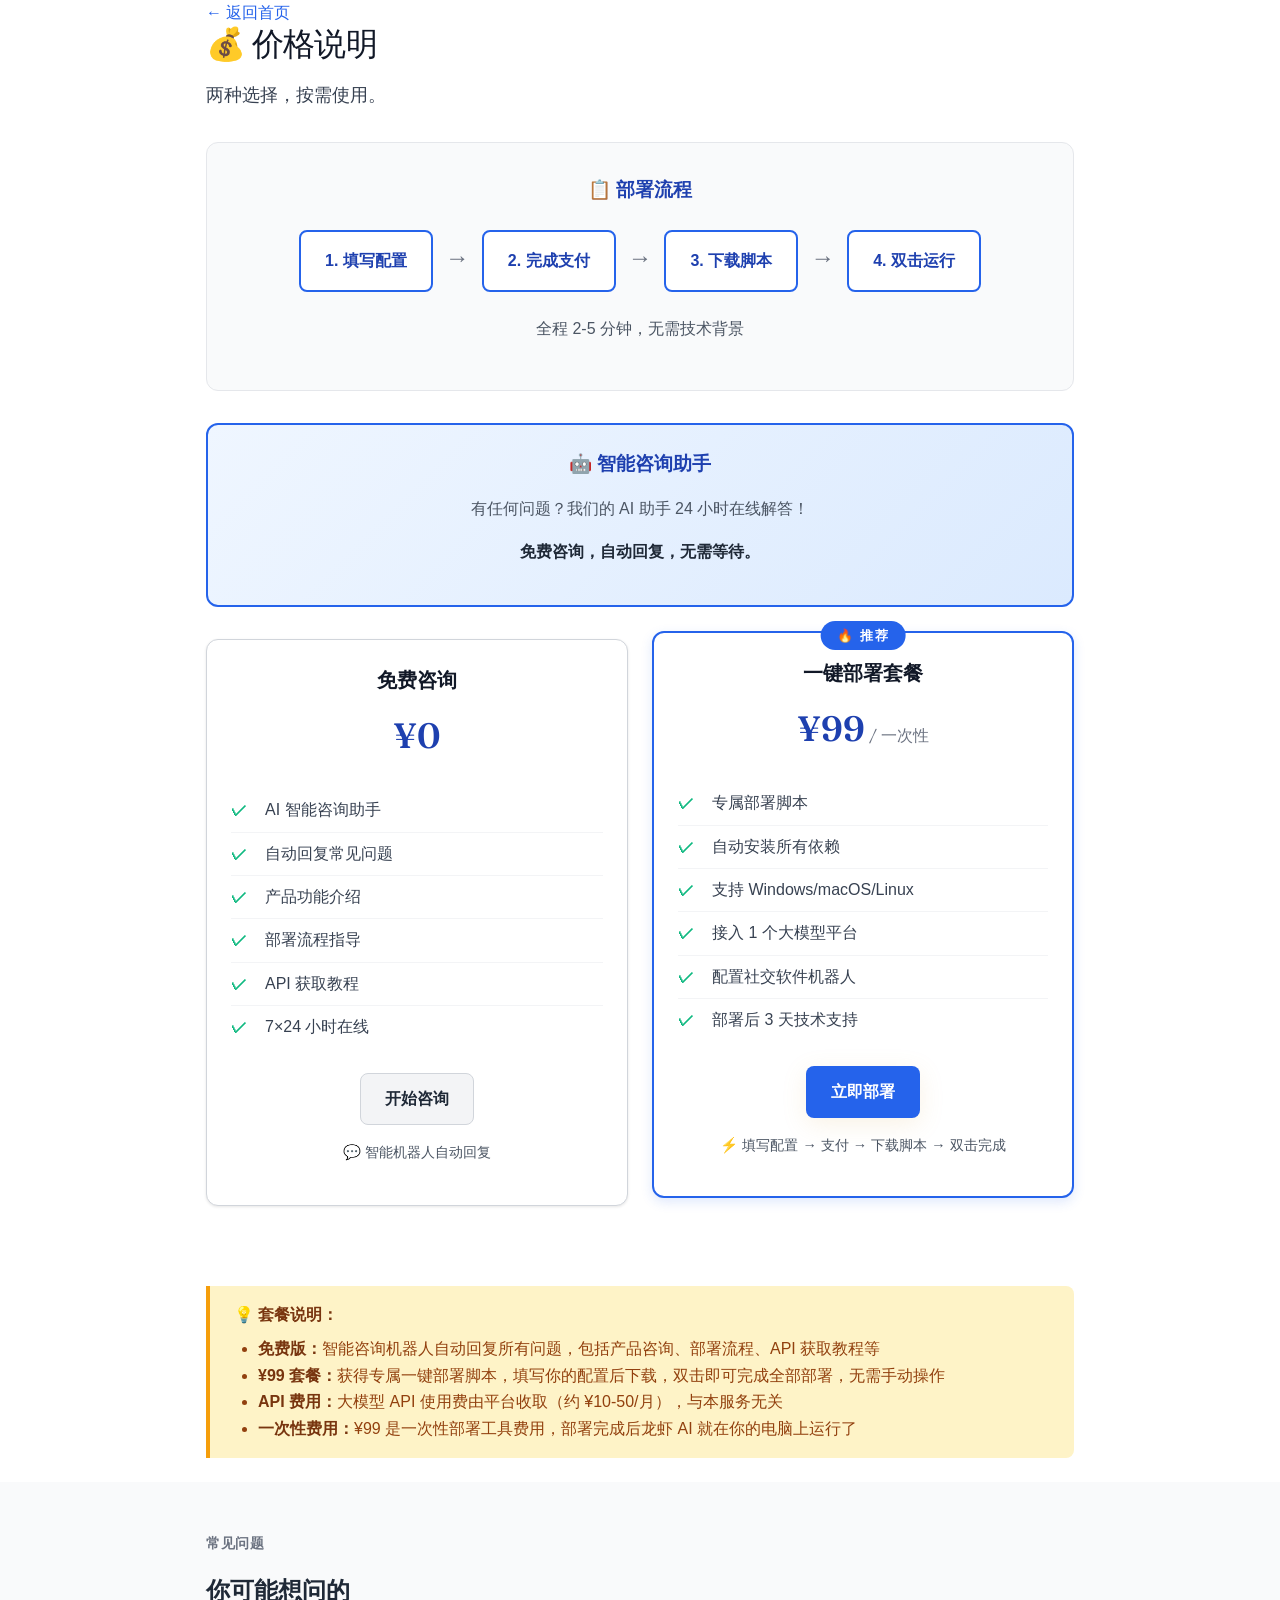
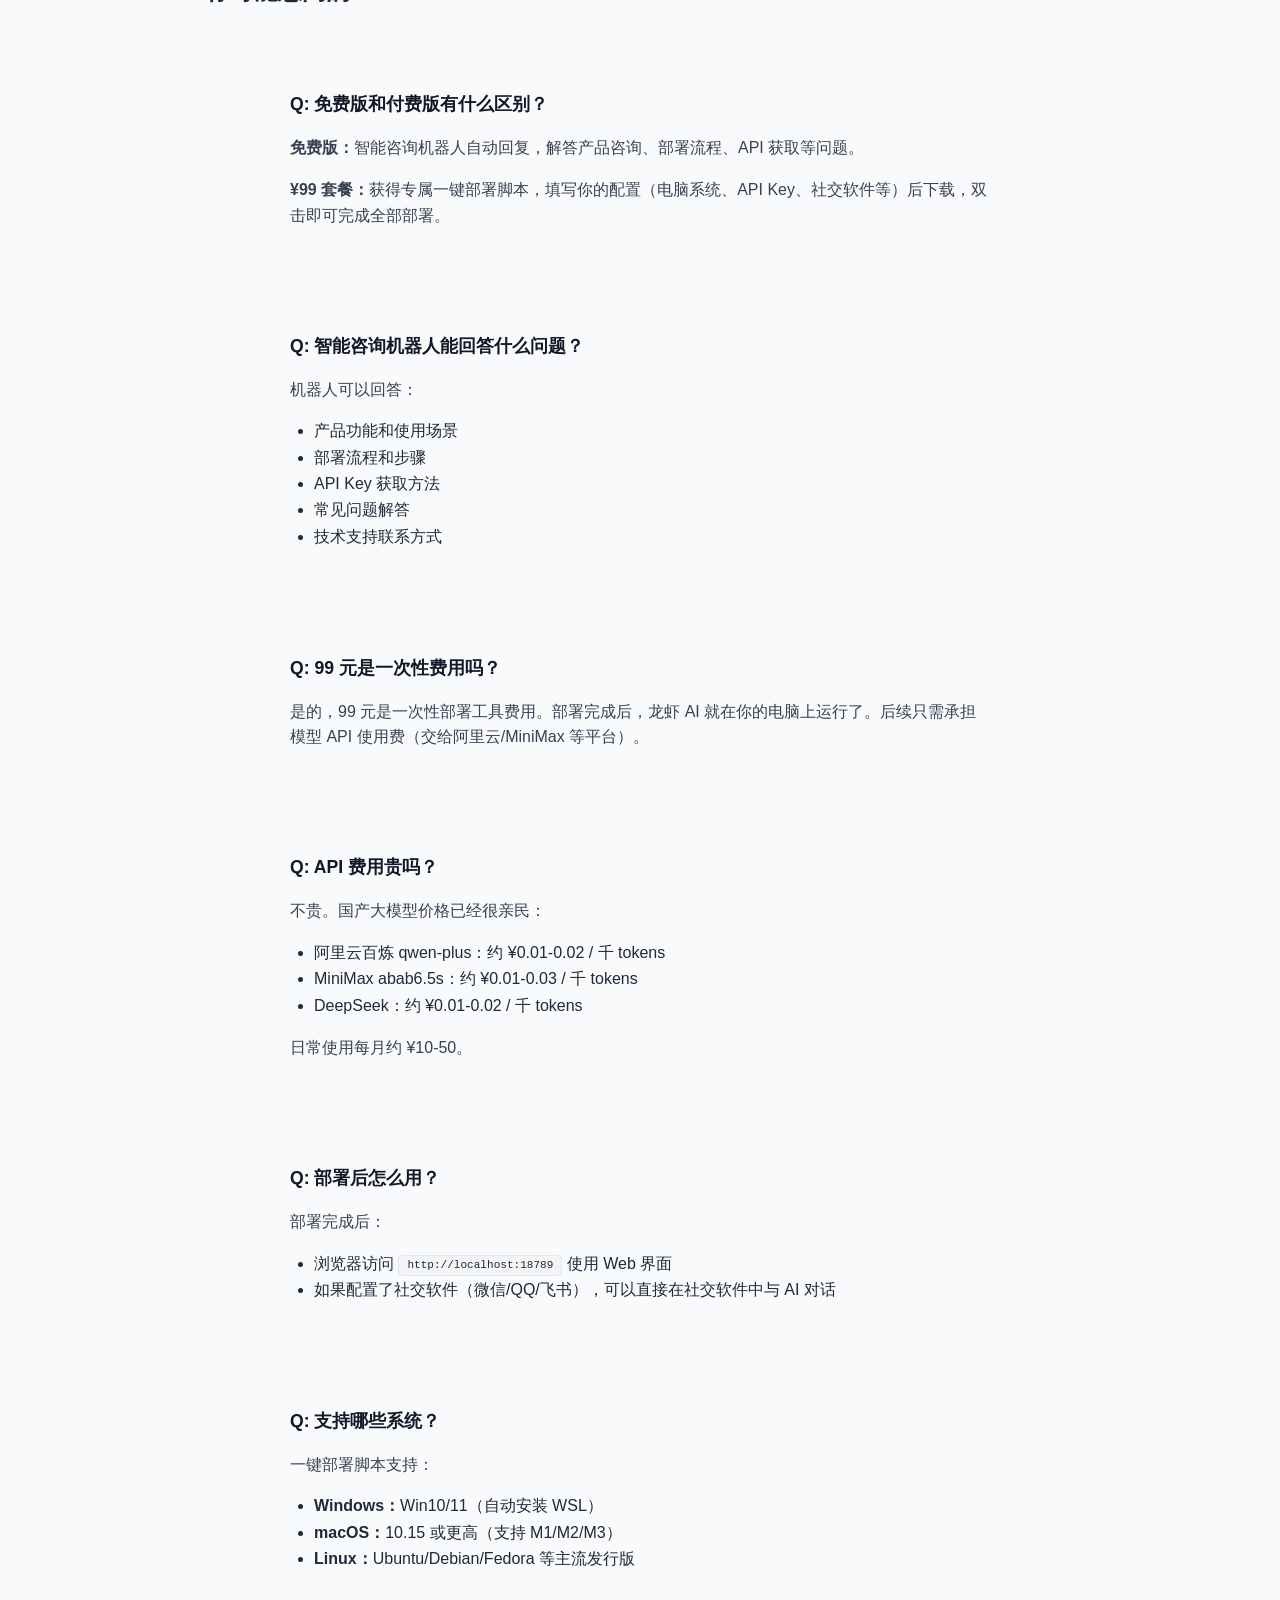
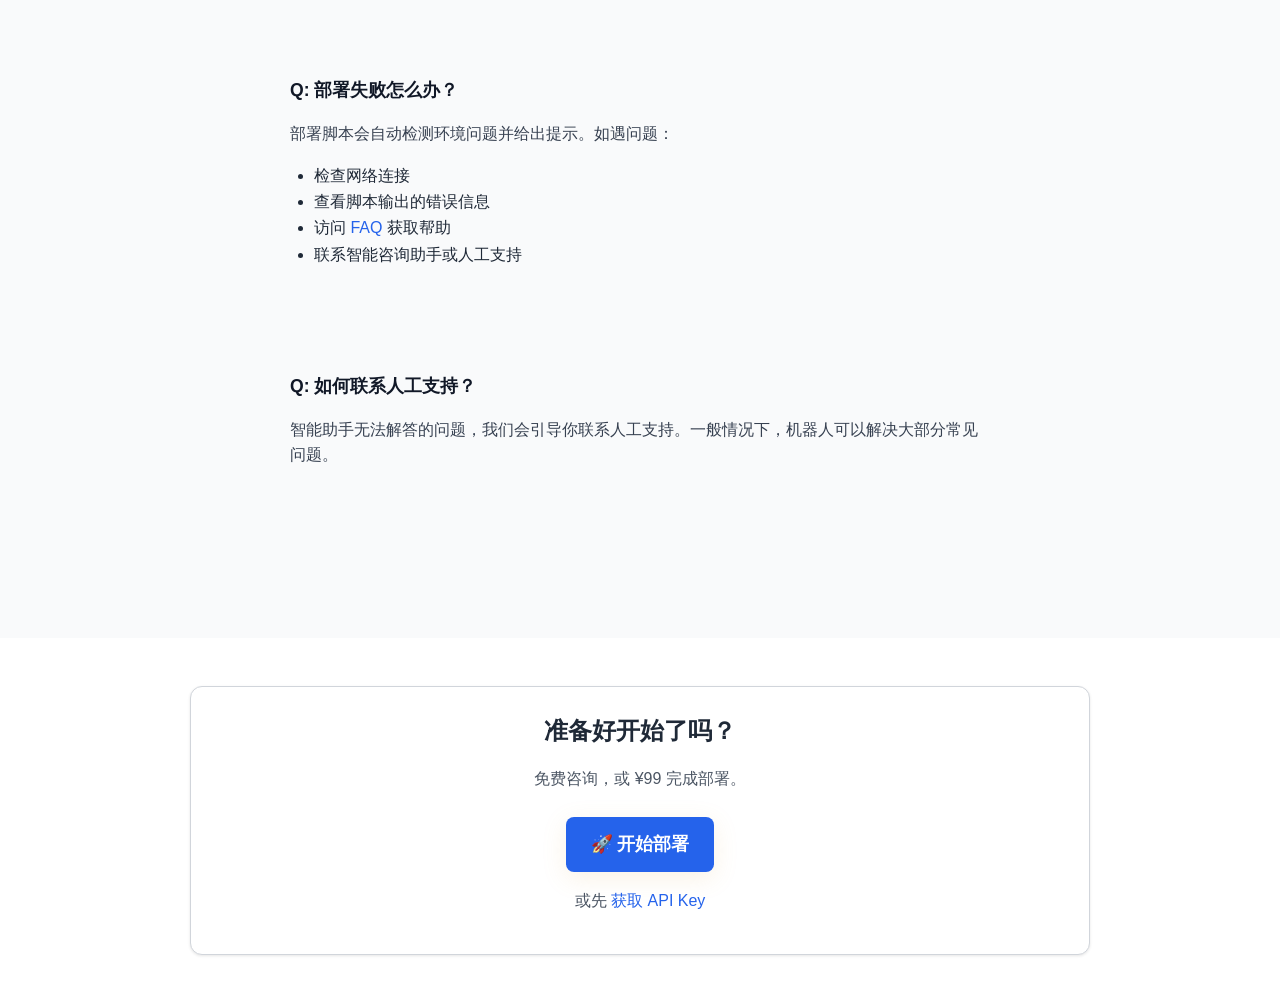
<file: pricing.html>
<!doctype html>
<html lang="zh-CN">
<head>
  <meta charset="UTF-8" />
  <meta name="viewport" content="width=device-width, initial-scale=1.0" />
  <title>价格说明｜龙虾 AI 打工人</title>
  <link rel="preconnect" href="https://fonts.googleapis.com">
  <link rel="preconnect" href="https://fonts.gstatic.com" crossorigin>
  <link href="https://fonts.googleapis.com/css2?family=Inter:wght@300;400;500;600;700&family=Fraunces:opsz,wght@9..144,300;9..144,400;9..144,600&display=swap" rel="stylesheet">
  <link rel="stylesheet" href="./styles.css" />
  <style>
    body { background: #ffffff; color: #1f2937; font-family: -apple-system, BlinkMacSystemFont, "Segoe UI", Roboto, sans-serif; }
    .simple-header { padding: 2rem 0; }
    .simple-header h1 { font-size: 2rem; margin-bottom: 0.5rem; color: #111827; }
    .simple-header p { color: #374151; font-size: 1.1rem; }
    .simple-header a { color: #2563eb; font-weight: 500; }
    .container { max-width: 900px; margin: 0 auto; padding: 0 1rem; }
    .pricing-grid { display: grid; grid-template-columns: repeat(auto-fit, minmax(300px, 1fr)); gap: 1.5rem; margin: 2rem auto; }
    .card { background: white; border: 1px solid #d1d5db; border-radius: 12px; padding: 1.5rem; box-shadow: 0 1px 3px rgba(0,0,0,0.1); }
    .card h3 { color: #111827; font-size: 1.25rem; margin-bottom: 0.5rem; }
    .price-card { text-align: center; position: relative; }
    .price-card.featured { border: 2px solid #2563eb; box-shadow: 0 4px 12px rgba(37,99,235,0.15); }
    .mini-badge { position: absolute; top: -12px; left: 50%; transform: translateX(-50%); background: #2563eb; color: white; padding: 0.25rem 1rem; border-radius: 20px; font-size: 0.8rem; font-weight: 600; }
    .price { font-size: 2.5rem; font-weight: 700; color: #1e40af; margin: 1rem 0; }
    .price span { font-size: 1rem; color: #6b7280; font-weight: 400; }
    .feature-list { list-style: none; padding: 0; margin: 1.5rem 0; text-align: left; }
    .feature-list li { padding: 0.5rem 0; border-bottom: 1px solid #f3f4f6; color: #374151; }
    .feature-list li:last-child { border-bottom: none; }
    .feature-list li:before { content: "✓"; color: #10b981; font-weight: bold; margin-right: 0.5rem; }
    .btn { display: inline-block; padding: 0.75rem 1.5rem; border-radius: 8px; font-weight: 600; text-decoration: none; border: none; cursor: pointer; font-size: 1rem; transition: all 0.2s; }
    .btn.primary { background: #2563eb; color: white; }
    .btn.primary:hover { background: #1d4ed8; transform: translateY(-1px); }
    .btn { background: #f3f4f6; color: #1f2937; border: 1px solid #d1d5db; }
    .btn:hover { background: #e5e7eb; transform: translateY(-1px); }
    .section { padding: 3rem 0; }
    .section.alt { background: #f9fafb; }
    .section-label { font-size: 0.85rem; color: #6b7280; text-transform: uppercase; letter-spacing: 0.05em; margin-bottom: 1rem; }
    .muted { color: #4b5563; }
    .tip { background: #fef3c7; border-left: 4px solid #f59e0b; padding: 1rem 1.5rem; margin: 1.5rem 0; border-radius: 0 8px 8px 0; color: #92400e; }
    .tip strong { color: #78350f; }
    .faq-list { max-width: 700px; margin: 2rem auto; }
    .faq-item { margin: 1.5rem 0; }
    .faq-item h4 { font-size: 1.1rem; margin-bottom: 0.5rem; color: #111827; }
    .faq-item p { color: #374151; line-height: 1.6; }
    code { background: #f3f4f6; padding: 0.2rem 0.5rem; border-radius: 4px; font-family: monospace; font-size: 0.85em; color: #1f2937; border: 1px solid #e5e7eb; }
    .bot-notice { background: linear-gradient(135deg, #eff6ff 0%, #dbeafe 100%); border: 2px solid #2563eb; border-radius: 12px; padding: 1.5rem; margin: 2rem auto; text-align: center; }
    .bot-notice h3 { color: #1e40af; margin-bottom: 0.5rem; }
    .flow-diagram { background: #f9fafb; border: 1px solid #e5e7eb; border-radius: 12px; padding: 2rem; margin: 2rem auto; text-align: center; }
    .flow-step { display: inline-block; padding: 1rem 1.5rem; background: white; border: 2px solid #2563eb; border-radius: 8px; margin: 0.5rem; font-weight: 600; color: #1e40af; }
    .flow-arrow { color: #6b7280; font-size: 1.5rem; }
  </style>
</head>
<body>
  <div class="simple-header container">
    <a href="./index.html">← 返回首页</a>
    <h1>💰 价格说明</h1>
    <p>两种选择，按需使用。</p>
  </div>

  <main class="container">
    <!-- 部署流程 -->
    <div class="flow-diagram">
      <h3 style="color:#1e40af; margin-bottom:1rem;">📋 部署流程</h3>
      <div>
        <span class="flow-step">1. 填写配置</span>
        <span class="flow-arrow">→</span>
        <span class="flow-step">2. 完成支付</span>
        <span class="flow-arrow">→</span>
        <span class="flow-step">3. 下载脚本</span>
        <span class="flow-arrow">→</span>
        <span class="flow-step">4. 双击运行</span>
      </div>
      <p class="muted" style="margin-top:1rem;">全程 2-5 分钟，无需技术背景</p>
    </div>

    <!-- 智能咨询机器人提示 -->
    <div class="bot-notice">
      <h3>🤖 智能咨询助手</h3>
      <p class="muted">有任何问题？我们的 AI 助手 24 小时在线解答！</p>
      <p style="margin-top:0.5rem;"><strong>免费咨询，自动回复，无需等待。</strong></p>
    </div>

    <div class="pricing-grid">
      <!-- 免费版 -->
      <div class="card price-card">
        <h3>免费咨询</h3>
        <div class="price">¥0</div>
        <ul class="feature-list">
          <li>AI 智能咨询助手</li>
          <li>自动回复常见问题</li>
          <li>产品功能介绍</li>
          <li>部署流程指导</li>
          <li>API 获取教程</li>
          <li>7×24 小时在线</li>
        </ul>
        <a class="btn" href="./deploy.html">开始咨询</a>
        <p class="muted small" style="margin-top:1rem;">💬 智能机器人自动回复</p>
      </div>

      <!-- 99 元套餐 -->
      <div class="card price-card featured">
        <div class="mini-badge">🔥 推荐</div>
        <h3>一键部署套餐</h3>
        <div class="price">¥99<span> / 一次性</span></div>
        <ul class="feature-list">
          <li>专属部署脚本</li>
          <li>自动安装所有依赖</li>
          <li>支持 Windows/macOS/Linux</li>
          <li>接入 1 个大模型平台</li>
          <li>配置社交软件机器人</li>
          <li>部署后 3 天技术支持</li>
        </ul>
        <a class="btn primary" href="./deploy.html">立即部署</a>
        <p class="muted small" style="margin-top:1rem;">⚡ 填写配置 → 支付 → 下载脚本 → 双击完成</p>
      </div>
    </div>

    <div class="tip">
      <strong>💡 套餐说明：</strong>
      <ul style="margin:0.5rem 0 0 0; padding-left:1.5rem;">
        <li><strong>免费版：</strong>智能咨询机器人自动回复所有问题，包括产品咨询、部署流程、API 获取教程等</li>
        <li><strong>¥99 套餐：</strong>获得专属一键部署脚本，填写你的配置后下载，双击即可完成全部部署，无需手动操作</li>
        <li><strong>API 费用：</strong>大模型 API 使用费由平台收取（约 ¥10-50/月），与本服务无关</li>
        <li><strong>一次性费用：</strong>¥99 是一次性部署工具费用，部署完成后龙虾 AI 就在你的电脑上运行了</li>
      </ul>
    </div>
  </main>

  <section class="section alt">
    <div class="container">
      <div class="section-label">常见问题</div>
      <h2 style="margin-bottom:1.5rem;">你可能想问的</h2>
      
      <div class="faq-list">
        <div class="faq-item">
          <h4>Q: 免费版和付费版有什么区别？</h4>
          <p><strong>免费版：</strong>智能咨询机器人自动回复，解答产品咨询、部署流程、API 获取等问题。</p>
          <p style="margin-top:0.5rem;"><strong>¥99 套餐：</strong>获得专属一键部署脚本，填写你的配置（电脑系统、API Key、社交软件等）后下载，双击即可完成全部部署。</p>
        </div>

        <div class="faq-item">
          <h4>Q: 智能咨询机器人能回答什么问题？</h4>
          <p>机器人可以回答：</p>
          <ul style="margin-top:0.5rem; padding-left:1.5rem;">
            <li>产品功能和使用场景</li>
            <li>部署流程和步骤</li>
            <li>API Key 获取方法</li>
            <li>常见问题解答</li>
            <li>技术支持联系方式</li>
          </ul>
        </div>

        <div class="faq-item">
          <h4>Q: 99 元是一次性费用吗？</h4>
          <p>是的，99 元是一次性部署工具费用。部署完成后，龙虾 AI 就在你的电脑上运行了。后续只需承担模型 API 使用费（交给阿里云/MiniMax 等平台）。</p>
        </div>

        <div class="faq-item">
          <h4>Q: API 费用贵吗？</h4>
          <p>不贵。国产大模型价格已经很亲民：</p>
          <ul style="margin-top:0.5rem; padding-left:1.5rem;">
            <li>阿里云百炼 qwen-plus：约 ¥0.01-0.02 / 千 tokens</li>
            <li>MiniMax abab6.5s：约 ¥0.01-0.03 / 千 tokens</li>
            <li>DeepSeek：约 ¥0.01-0.02 / 千 tokens</li>
          </ul>
          <p style="margin-top:0.5rem;">日常使用每月约 ¥10-50。</p>
        </div>

        <div class="faq-item">
          <h4>Q: 部署后怎么用？</h4>
          <p>部署完成后：</p>
          <ul style="margin-top:0.5rem; padding-left:1.5rem;">
            <li>浏览器访问 <code>http://localhost:18789</code> 使用 Web 界面</li>
            <li>如果配置了社交软件（微信/QQ/飞书），可以直接在社交软件中与 AI 对话</li>
          </ul>
        </div>

        <div class="faq-item">
          <h4>Q: 支持哪些系统？</h4>
          <p>一键部署脚本支持：</p>
          <ul style="margin-top:0.5rem; padding-left:1.5rem;">
            <li><strong>Windows：</strong>Win10/11（自动安装 WSL）</li>
            <li><strong>macOS：</strong>10.15 或更高（支持 M1/M2/M3）</li>
            <li><strong>Linux：</strong>Ubuntu/Debian/Fedora 等主流发行版</li>
          </ul>
        </div>

        <div class="faq-item">
          <h4>Q: 部署失败怎么办？</h4>
          <p>部署脚本会自动检测环境问题并给出提示。如遇问题：</p>
          <ul style="margin-top:0.5rem; padding-left:1.5rem;">
            <li>检查网络连接</li>
            <li>查看脚本输出的错误信息</li>
            <li>访问 <a href="./faq.html" style="color:#2563eb;">FAQ</a> 获取帮助</li>
            <li>联系智能咨询助手或人工支持</li>
          </ul>
        </div>

        <div class="faq-item">
          <h4>Q: 如何联系人工支持？</h4>
          <p>智能助手无法解答的问题，我们会引导你联系人工支持。一般情况下，机器人可以解决大部分常见问题。</p>
        </div>
      </div>
    </div>
  </section>

  <section class="section container">
    <div class="card" style="text-align:center;">
      <h2 style="margin-bottom:0.5rem;">准备好开始了吗？</h2>
      <p class="muted" style="margin-bottom:1.5rem;">免费咨询，或 ¥99 完成部署。</p>
      <a class="btn primary" href="./deploy.html" style="font-size:1.1rem;">🚀 开始部署</a>
      <p class="muted" style="margin-top:1rem;">或先 <a href="./api-key-guide.html" style="color:#2563eb;">获取 API Key</a></p>
    </div>
  </section>
</body>
</html>
</file>
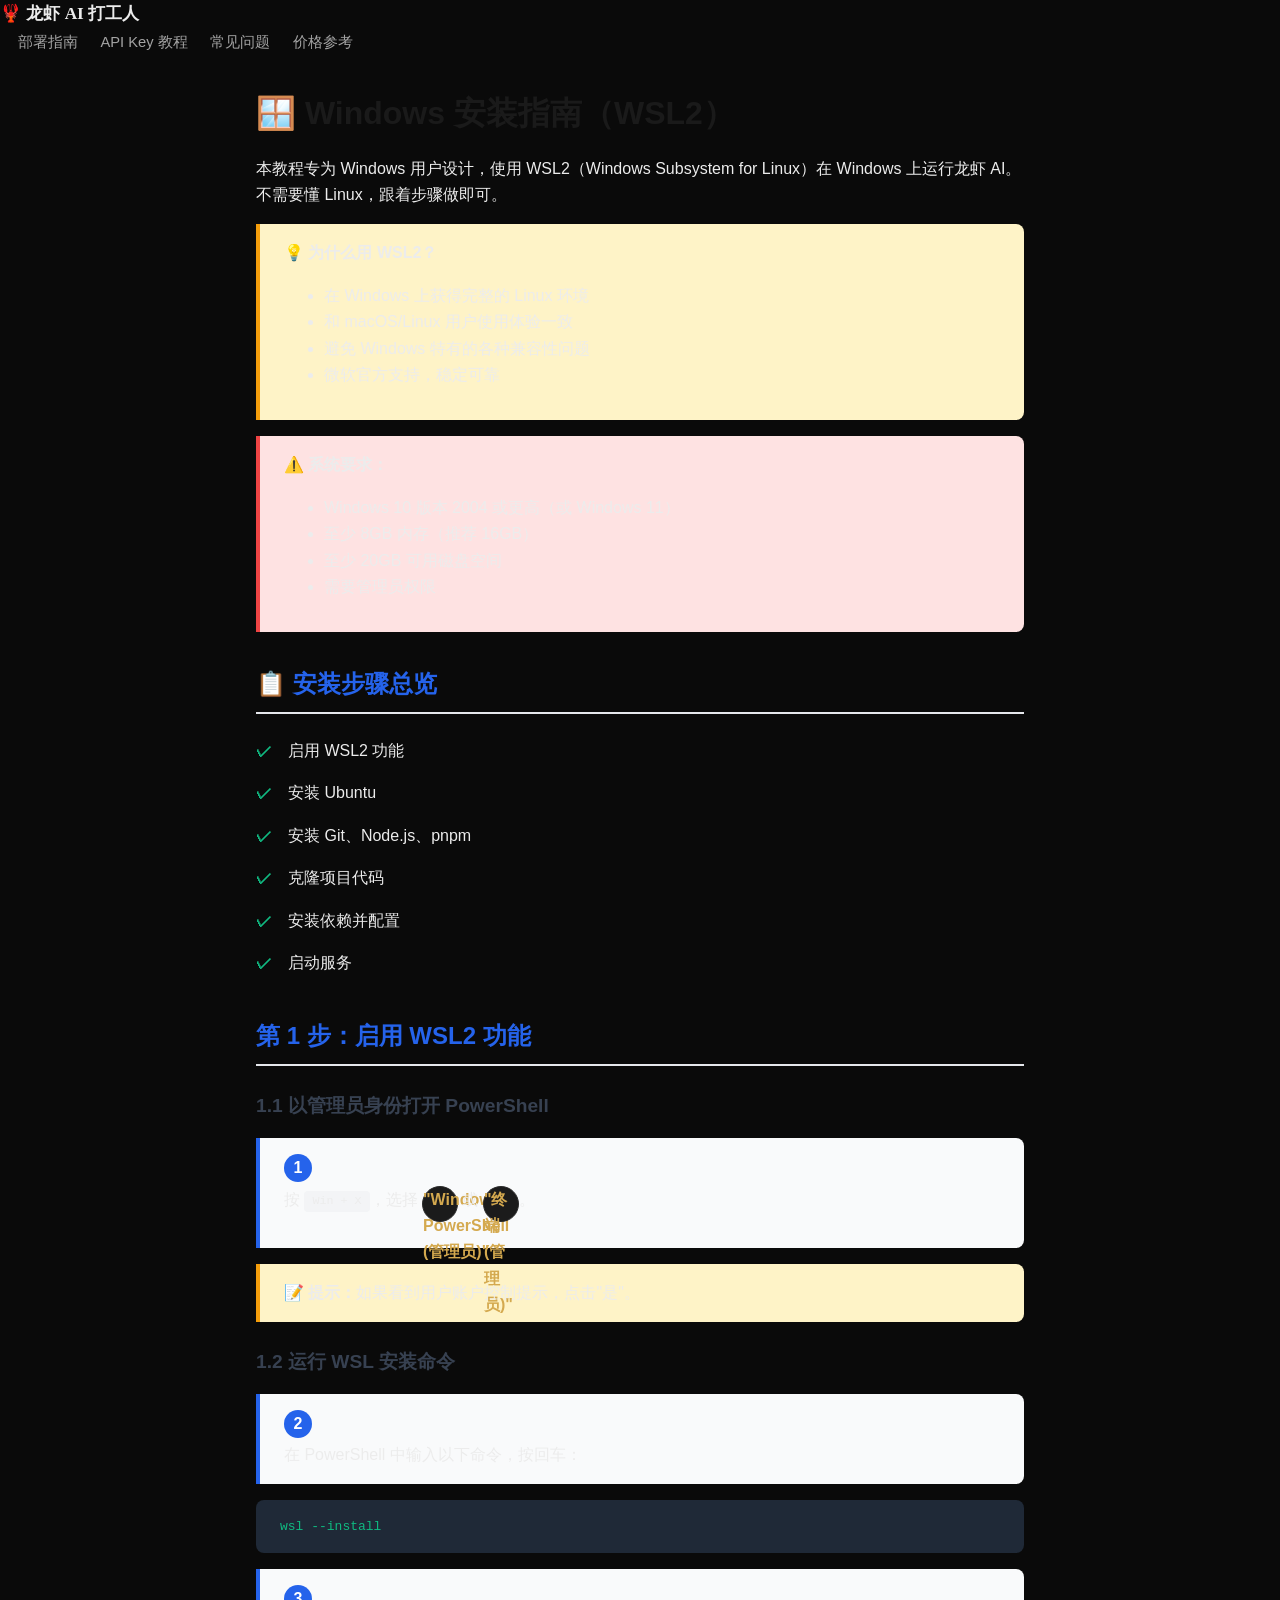
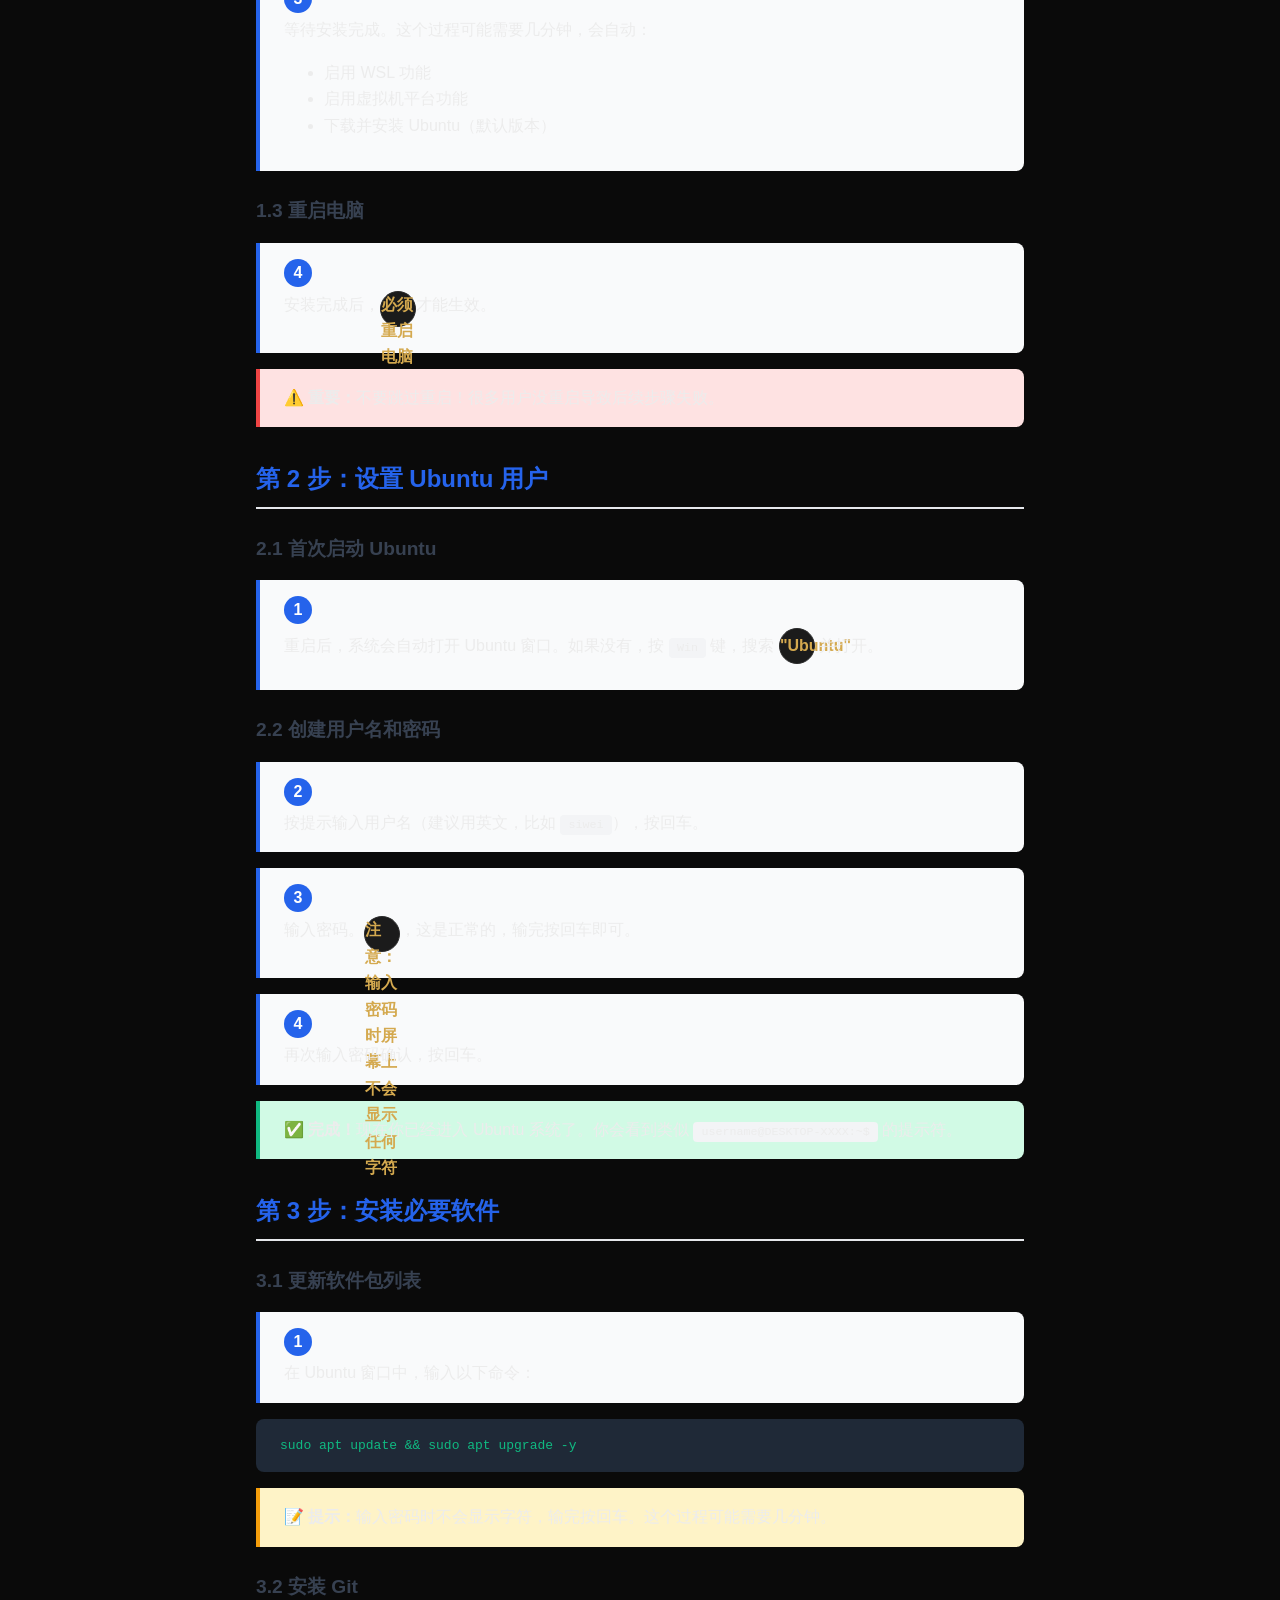
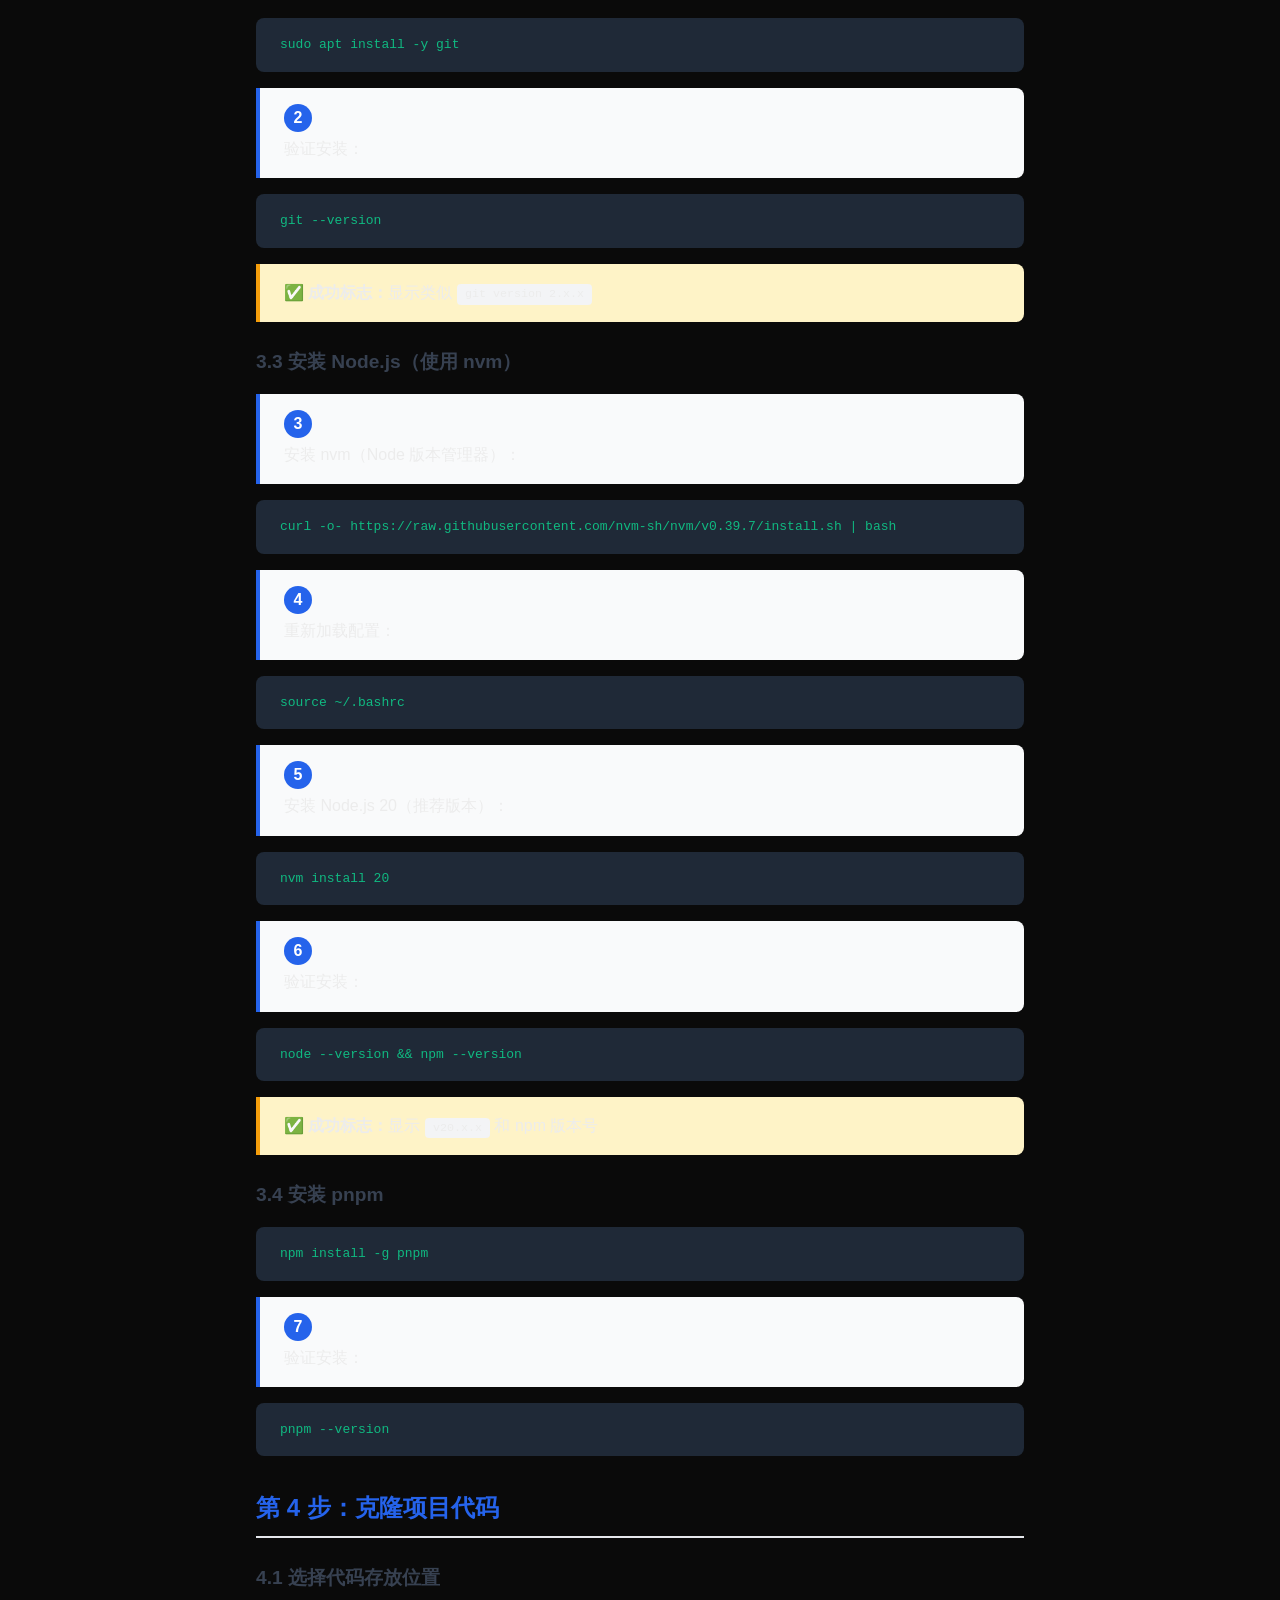
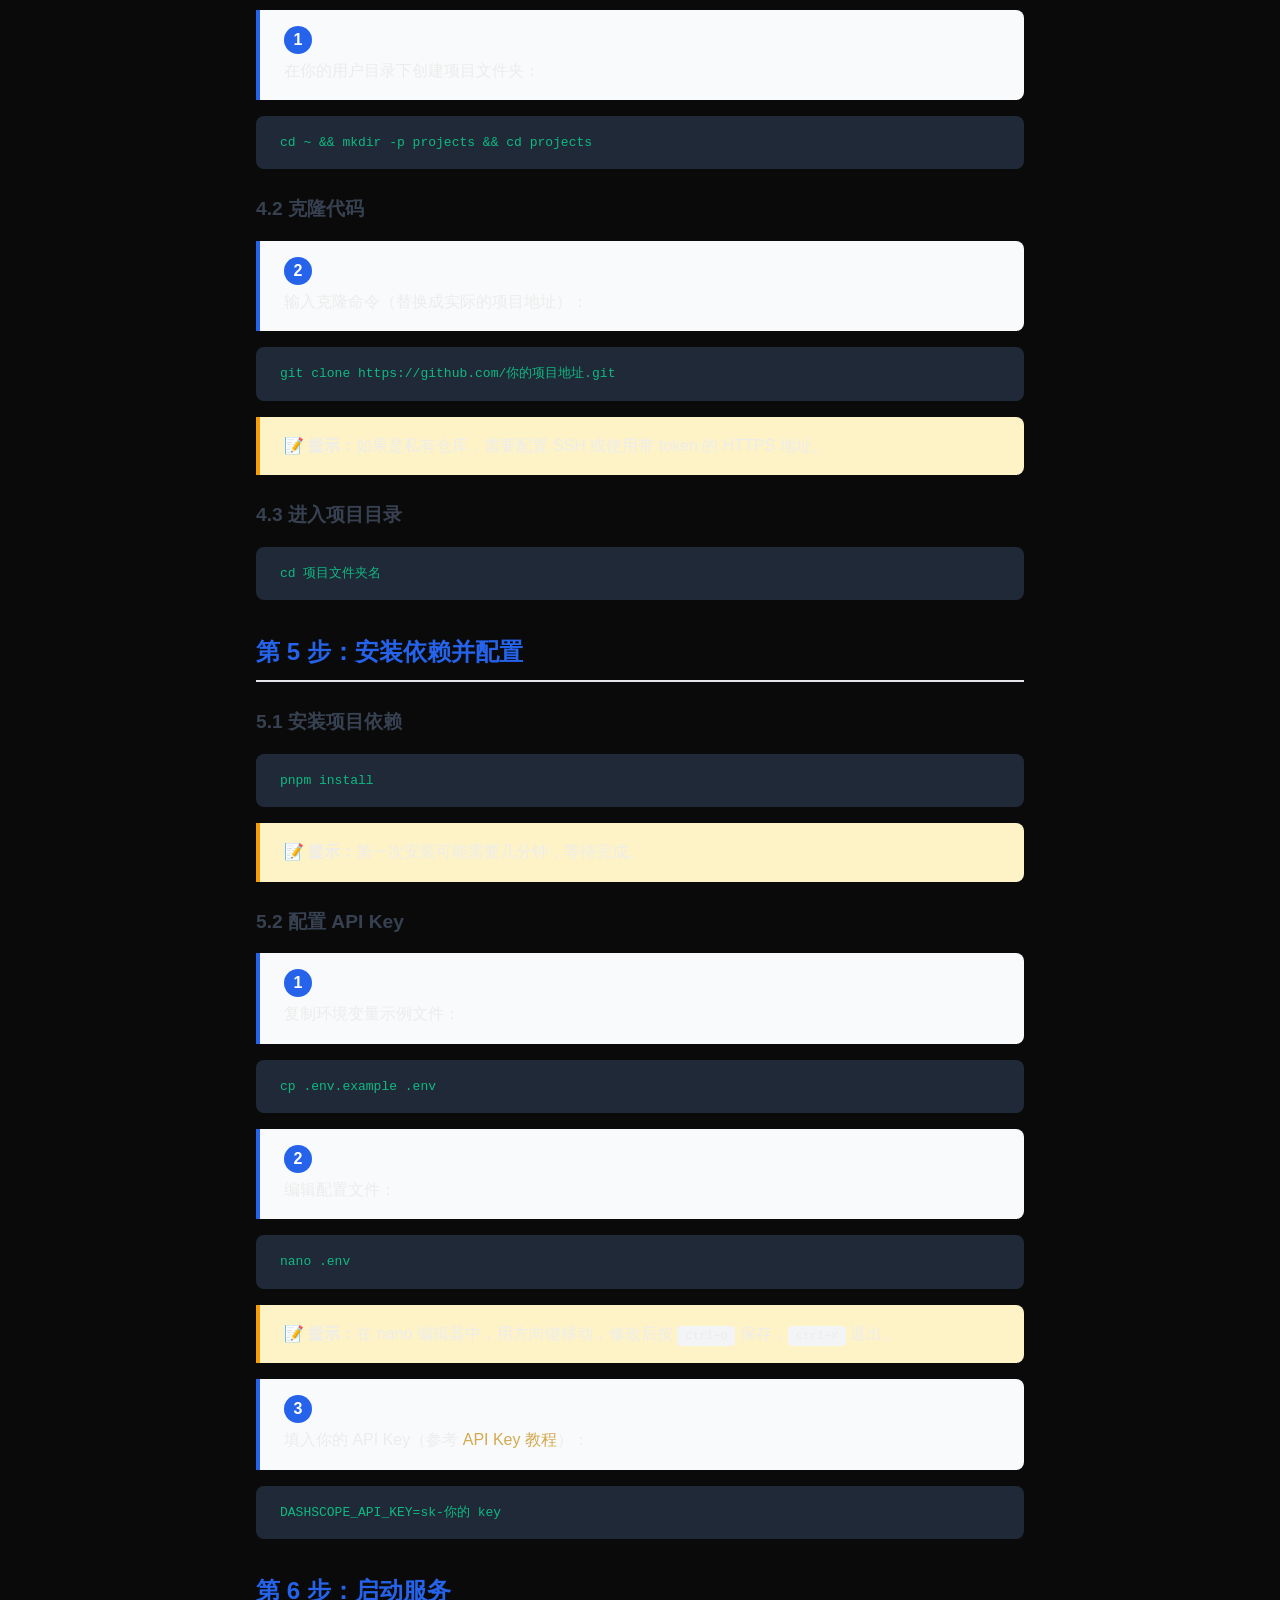
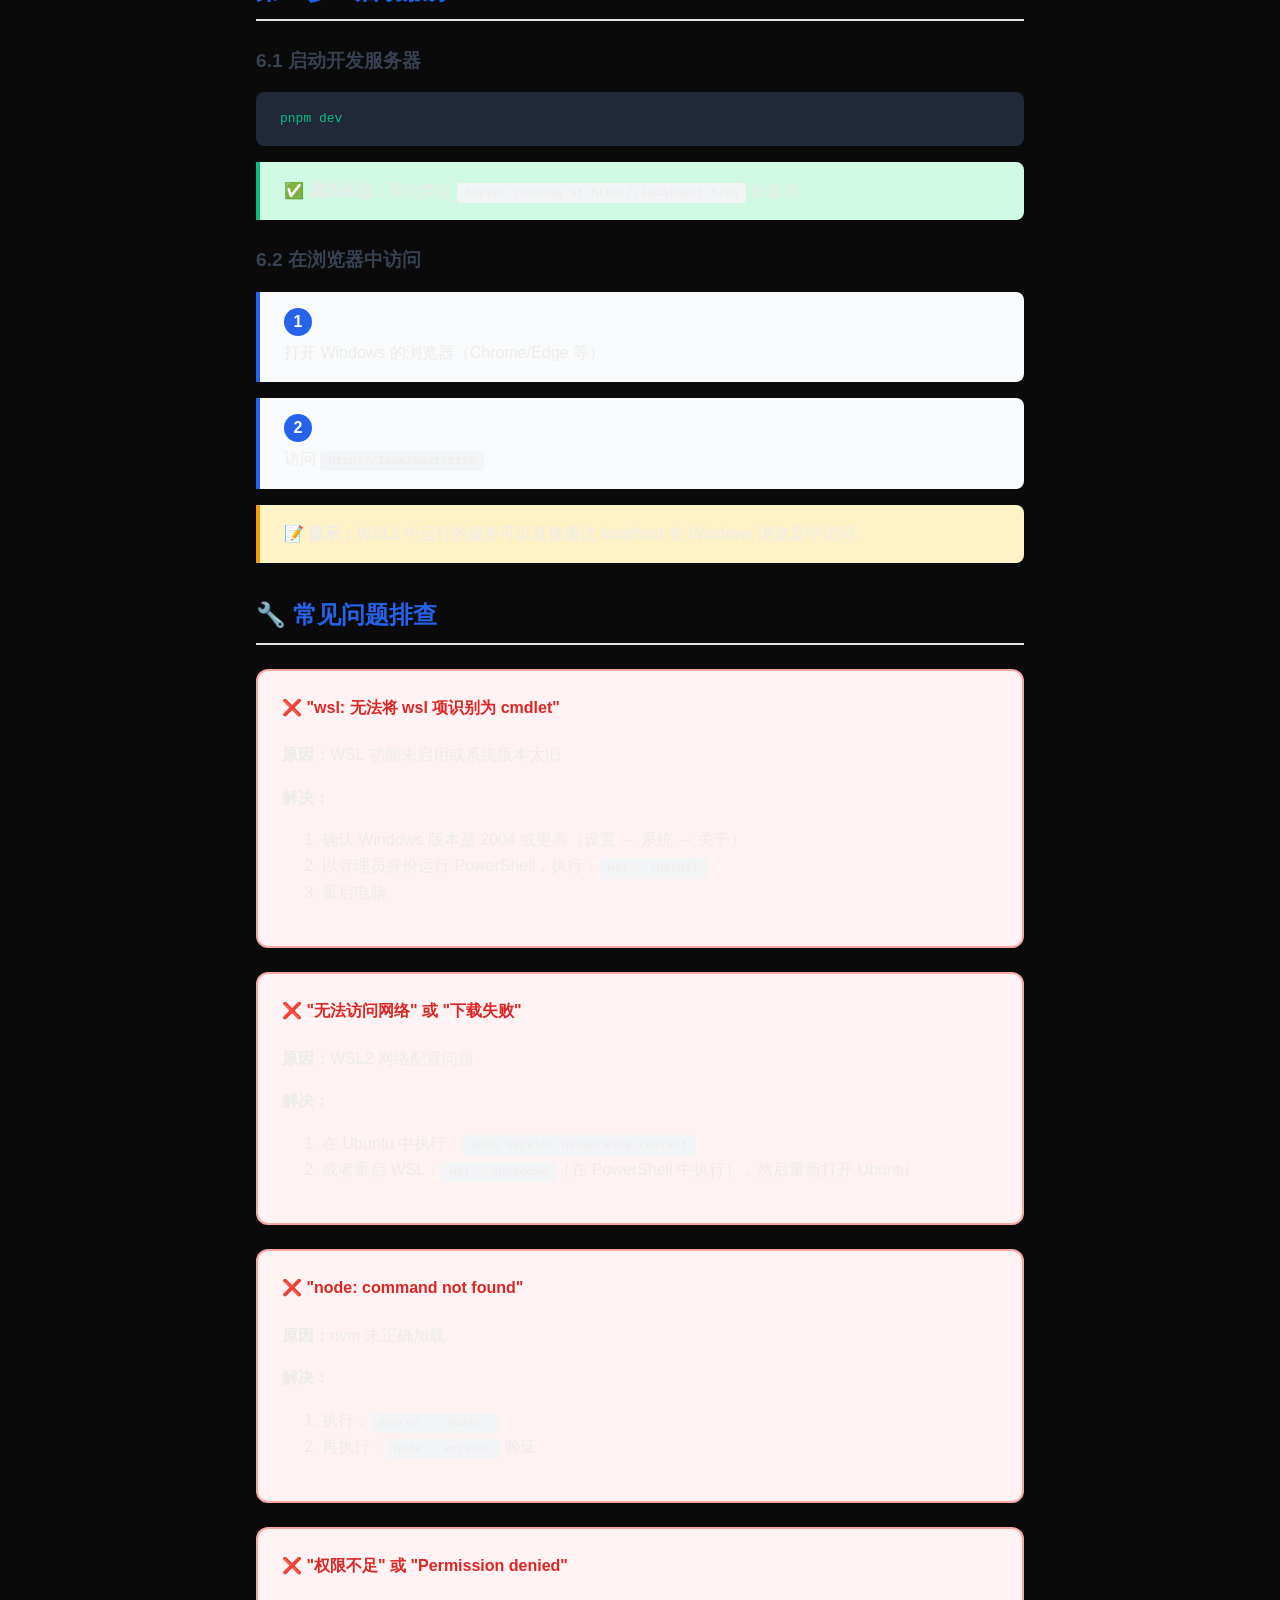
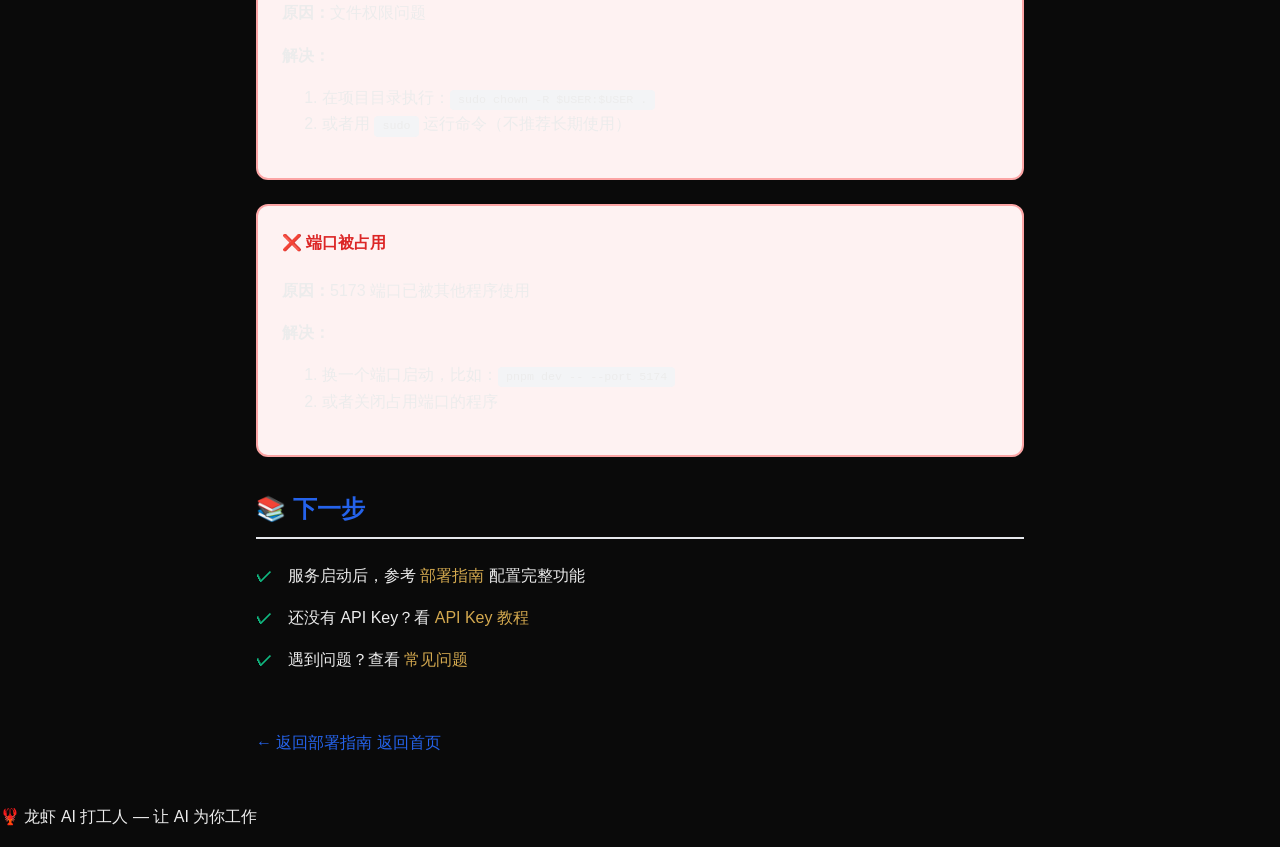
<file: windows-wsl-guide.html>
<!doctype html>
<html lang="zh-CN">
<head>
  <meta charset="UTF-8" />
  <meta name="viewport" content="width=device-width, initial-scale=1.0" />
  <title>Windows 安装指南（WSL2）｜龙虾 AI 打工人</title>
  <meta name="description" content="Windows 用户使用 WSL2 安装龙虾 AI 的完整教程，一步一步跟着做就能成功">
  <link rel="stylesheet" href="styles.css" />
  <style>
    .guide-section { max-width: 800px; margin: 0 auto; padding: 2rem 1rem; }
    .guide-section h1 { font-size: 2rem; margin-bottom: 1rem; color: #1a1a1a; }
    .guide-section h2 { font-size: 1.5rem; margin: 2rem 0 1rem; color: #2563eb; border-bottom: 2px solid #e5e7eb; padding-bottom: 0.5rem; }
    .guide-section h3 { font-size: 1.2rem; margin: 1.5rem 0 0.8rem; color: #374151; }
    .step { background: #f9fafb; border-left: 4px solid #2563eb; padding: 1rem 1.5rem; margin: 1rem 0; border-radius: 0 8px 8px 0; }
    .step-number { display: inline-block; background: #2563eb; color: white; width: 28px; height: 28px; border-radius: 50%; text-align: center; line-height: 28px; font-weight: bold; margin-right: 0.5rem; }
    .tip { background: #fef3c7; border-left: 4px solid #f59e0b; padding: 1rem 1.5rem; margin: 1rem 0; border-radius: 0 8px 8px 0; }
    .warning { background: #fee2e2; border-left: 4px solid #ef4444; padding: 1rem 1.5rem; margin: 1rem 0; border-radius: 0 8px 8px 0; }
    .success { background: #d1fae5; border-left: 4px solid #10b981; padding: 1rem 1.5rem; margin: 1rem 0; border-radius: 0 8px 8px 0; }
    code { background: #f3f4f6; padding: 0.2rem 0.5rem; border-radius: 4px; font-family: monospace; font-size: 0.9em; }
    .cmd { background: #1f2937; color: #10b981; padding: 1rem 1.5rem; border-radius: 8px; font-family: monospace; margin: 1rem 0; overflow-x: auto; }
    .nav-link { display: inline-block; margin-top: 2rem; color: #2563eb; text-decoration: none; }
    .nav-link:hover { text-decoration: underline; }
    .checklist { list-style: none; padding: 0; }
    .checklist li { padding: 0.5rem 0; padding-left: 2rem; position: relative; }
    .checklist li:before { content: "✓"; position: absolute; left: 0; color: #10b981; font-weight: bold; }
    .trouble-card { border: 2px solid #fca5a5; border-radius: 12px; padding: 1.5rem; margin: 1.5rem 0; background: #fef2f2; }
    .trouble-card h4 { margin-top: 0; color: #dc2626; }
  </style>
</head>
<body>
  <header>
    <nav>
      <a href="index.html" class="logo">🦞 龙虾 AI 打工人</a>
      <div class="nav-links">
        <a href="deploy.html">部署指南</a>
        <a href="api-key-guide.html">API Key 教程</a>
        <a href="faq.html">常见问题</a>
        <a href="pricing.html">价格参考</a>
      </div>
    </nav>
  </header>

  <main class="guide-section">
    <h1>🪟 Windows 安装指南（WSL2）</h1>
    <p class="lead">本教程专为 Windows 用户设计，使用 WSL2（Windows Subsystem for Linux）在 Windows 上运行龙虾 AI。不需要懂 Linux，跟着步骤做即可。</p>

    <div class="tip">
      <strong>💡 为什么用 WSL2？</strong>
      <ul>
        <li>在 Windows 上获得完整的 Linux 环境</li>
        <li>和 macOS/Linux 用户使用体验一致</li>
        <li>避免 Windows 特有的各种兼容性问题</li>
        <li>微软官方支持，稳定可靠</li>
      </ul>
    </div>

    <div class="warning">
      <strong>⚠️ 系统要求：</strong>
      <ul>
        <li>Windows 10 版本 2004 或更高（或 Windows 11）</li>
        <li>至少 8GB 内存（推荐 16GB）</li>
        <li>至少 20GB 可用磁盘空间</li>
        <li>需要管理员权限</li>
      </ul>
    </div>

    <h2>📋 安装步骤总览</h2>
    <ul class="checklist">
      <li>启用 WSL2 功能</li>
      <li>安装 Ubuntu</li>
      <li>安装 Git、Node.js、pnpm</li>
      <li>克隆项目代码</li>
      <li>安装依赖并配置</li>
      <li>启动服务</li>
    </ul>

    <h2>第 1 步：启用 WSL2 功能</h2>
    
    <h3>1.1 以管理员身份打开 PowerShell</h3>
    <div class="step">
      <span class="step-number">1</span>
      按 <code>Win + X</code>，选择 <strong>"Windows PowerShell (管理员)"</strong> 或 <strong>"终端 (管理员)"</strong>。
    </div>
    <div class="tip">
      <strong>📝 提示：</strong>如果看到用户账户控制提示，点击"是"。
    </div>

    <h3>1.2 运行 WSL 安装命令</h3>
    <div class="step">
      <span class="step-number">2</span>
      在 PowerShell 中输入以下命令，按回车：
    </div>
    <div class="cmd">wsl --install</div>
    <div class="step">
      <span class="step-number">3</span>
      等待安装完成。这个过程可能需要几分钟，会自动：
      <ul>
        <li>启用 WSL 功能</li>
        <li>启用虚拟机平台功能</li>
        <li>下载并安装 Ubuntu（默认版本）</li>
      </ul>
    </div>

    <h3>1.3 重启电脑</h3>
    <div class="step">
      <span class="step-number">4</span>
      安装完成后，<strong>必须重启电脑</strong>才能生效。
    </div>
    <div class="warning">
      <strong>⚠️ 重要：</strong>不要跳过重启！很多用户没重启导致后续步骤失败。
    </div>

    <h2>第 2 步：设置 Ubuntu 用户</h2>

    <h3>2.1 首次启动 Ubuntu</h3>
    <div class="step">
      <span class="step-number">1</span>
      重启后，系统会自动打开 Ubuntu 窗口。如果没有，按 <code>Win</code> 键，搜索 <strong>"Ubuntu"</strong> 并打开。
    </div>

    <h3>2.2 创建用户名和密码</h3>
    <div class="step">
      <span class="step-number">2</span>
      按提示输入用户名（建议用英文，比如 <code>siwei</code>），按回车。
    </div>
    <div class="step">
      <span class="step-number">3</span>
      输入密码。<strong>注意：输入密码时屏幕上不会显示任何字符</strong>，这是正常的，输完按回车即可。
    </div>
    <div class="step">
      <span class="step-number">4</span>
      再次输入密码确认，按回车。
    </div>
    <div class="success">
      <strong>✅ 完成！</strong>现在你已经进入 Ubuntu 系统了。你会看到类似 <code>username@DESKTOP-XXXX:~$</code> 的提示符。
    </div>

    <h2>第 3 步：安装必要软件</h2>

    <h3>3.1 更新软件包列表</h3>
    <div class="step">
      <span class="step-number">1</span>
      在 Ubuntu 窗口中，输入以下命令：
    </div>
    <div class="cmd">sudo apt update && sudo apt upgrade -y</div>
    <div class="tip">
      <strong>📝 提示：</strong>输入密码时不会显示字符，输完按回车。这个过程可能需要几分钟。
    </div>

    <h3>3.2 安装 Git</h3>
    <div class="cmd">sudo apt install -y git</div>
    <div class="step">
      <span class="step-number">2</span>
      验证安装：
    </div>
    <div class="cmd">git --version</div>
    <div class="tip">
      <strong>✅ 成功标志：</strong>显示类似 <code>git version 2.x.x</code>
    </div>

    <h3>3.3 安装 Node.js（使用 nvm）</h3>
    <div class="step">
      <span class="step-number">3</span>
      安装 nvm（Node 版本管理器）：
    </div>
    <div class="cmd">curl -o- https://raw.githubusercontent.com/nvm-sh/nvm/v0.39.7/install.sh | bash</div>
    <div class="step">
      <span class="step-number">4</span>
      重新加载配置：
    </div>
    <div class="cmd">source ~/.bashrc</div>
    <div class="step">
      <span class="step-number">5</span>
      安装 Node.js 20（推荐版本）：
    </div>
    <div class="cmd">nvm install 20</div>
    <div class="step">
      <span class="step-number">6</span>
      验证安装：
    </div>
    <div class="cmd">node --version && npm --version</div>
    <div class="tip">
      <strong>✅ 成功标志：</strong>显示 <code>v20.x.x</code> 和 npm 版本号
    </div>

    <h3>3.4 安装 pnpm</h3>
    <div class="cmd">npm install -g pnpm</div>
    <div class="step">
      <span class="step-number">7</span>
      验证安装：
    </div>
    <div class="cmd">pnpm --version</div>

    <h2>第 4 步：克隆项目代码</h2>

    <h3>4.1 选择代码存放位置</h3>
    <div class="step">
      <span class="step-number">1</span>
      在你的用户目录下创建项目文件夹：
    </div>
    <div class="cmd">cd ~ && mkdir -p projects && cd projects</div>

    <h3>4.2 克隆代码</h3>
    <div class="step">
      <span class="step-number">2</span>
      输入克隆命令（替换成实际的项目地址）：
    </div>
    <div class="cmd">git clone https://github.com/你的项目地址.git</div>
    <div class="tip">
      <strong>📝 提示：</strong>如果是私有仓库，需要配置 SSH 或使用带 token 的 HTTPS 地址。
    </div>

    <h3>4.3 进入项目目录</h3>
    <div class="cmd">cd 项目文件夹名</div>

    <h2>第 5 步：安装依赖并配置</h2>

    <h3>5.1 安装项目依赖</h3>
    <div class="cmd">pnpm install</div>
    <div class="tip">
      <strong>📝 提示：</strong>第一次安装可能需要几分钟，等待完成。
    </div>

    <h3>5.2 配置 API Key</h3>
    <div class="step">
      <span class="step-number">1</span>
      复制环境变量示例文件：
    </div>
    <div class="cmd">cp .env.example .env</div>
    <div class="step">
      <span class="step-number">2</span>
      编辑配置文件：
    </div>
    <div class="cmd">nano .env</div>
    <div class="tip">
      <strong>📝 提示：</strong>在 nano 编辑器中，用方向键移动，修改后按 <code>Ctrl+O</code> 保存，<code>Ctrl+X</code> 退出。
    </div>
    <div class="step">
      <span class="step-number">3</span>
      填入你的 API Key（参考 <a href="api-key-guide.html">API Key 教程</a>）：
    </div>
    <div class="cmd">DASHSCOPE_API_KEY=sk-你的 key</div>

    <h2>第 6 步：启动服务</h2>

    <h3>6.1 启动开发服务器</h3>
    <div class="cmd">pnpm dev</div>
    <div class="success">
      <strong>✅ 成功标志：</strong>看到类似 <code>Server running at http://localhost:5173</code> 的提示
    </div>

    <h3>6.2 在浏览器中访问</h3>
    <div class="step">
      <span class="step-number">1</span>
      打开 Windows 的浏览器（Chrome/Edge 等）
    </div>
    <div class="step">
      <span class="step-number">2</span>
      访问 <code>http://localhost:5173</code>
    </div>
    <div class="tip">
      <strong>📝 提示：</strong>WSL2 中运行的服务可以直接通过 localhost 在 Windows 浏览器中访问。
    </div>

    <h2>🔧 常见问题排查</h2>

    <div class="trouble-card">
      <h4>❌ "wsl: 无法将 wsl 项识别为 cmdlet"</h4>
      <p><strong>原因：</strong>WSL 功能未启用或系统版本太旧</p>
      <p><strong>解决：</strong></p>
      <ol>
        <li>确认 Windows 版本是 2004 或更高（设置 → 系统 → 关于）</li>
        <li>以管理员身份运行 PowerShell，执行：<code>wsl --install</code></li>
        <li>重启电脑</li>
      </ol>
    </div>

    <div class="trouble-card">
      <h4>❌ "无法访问网络" 或 "下载失败"</h4>
      <p><strong>原因：</strong>WSL2 网络配置问题</p>
      <p><strong>解决：</strong></p>
      <ol>
        <li>在 Ubuntu 中执行：<code>sudo service networking restart</code></li>
        <li>或者重启 WSL：<code>wsl --shutdown</code>（在 PowerShell 中执行），然后重新打开 Ubuntu</li>
      </ol>
    </div>

    <div class="trouble-card">
      <h4>❌ "node: command not found"</h4>
      <p><strong>原因：</strong>nvm 未正确加载</p>
      <p><strong>解决：</strong></p>
      <ol>
        <li>执行：<code>source ~/.bashrc</code></li>
        <li>再执行：<code>node --version</code> 验证</li>
      </ol>
    </div>

    <div class="trouble-card">
      <h4>❌ "权限不足" 或 "Permission denied"</h4>
      <p><strong>原因：</strong>文件权限问题</p>
      <p><strong>解决：</strong></p>
      <ol>
        <li>在项目目录执行：<code>sudo chown -R $USER:$USER .</code></li>
        <li>或者用 <code>sudo</code> 运行命令（不推荐长期使用）</li>
      </ol>
    </div>

    <div class="trouble-card">
      <h4>❌ 端口被占用</h4>
      <p><strong>原因：</strong>5173 端口已被其他程序使用</p>
      <p><strong>解决：</strong></p>
      <ol>
        <li>换一个端口启动，比如：<code>pnpm dev -- --port 5174</code></li>
        <li>或者关闭占用端口的程序</li>
      </ol>
    </div>

    <h2>📚 下一步</h2>
    <ul class="checklist">
      <li>服务启动后，参考 <a href="deploy.html">部署指南</a> 配置完整功能</li>
      <li>还没有 API Key？看 <a href="api-key-guide.html">API Key 教程</a></li>
      <li>遇到问题？查看 <a href="faq.html">常见问题</a></li>
    </ul>

    <a href="deploy.html" class="nav-link">← 返回部署指南</a>
    <a href="index.html" class="nav-link">返回首页</a>
  </main>

  <footer>
    <p>🦞 龙虾 AI 打工人 — 让 AI 为你工作</p>
  </footer>
</body>
</html>
</file>
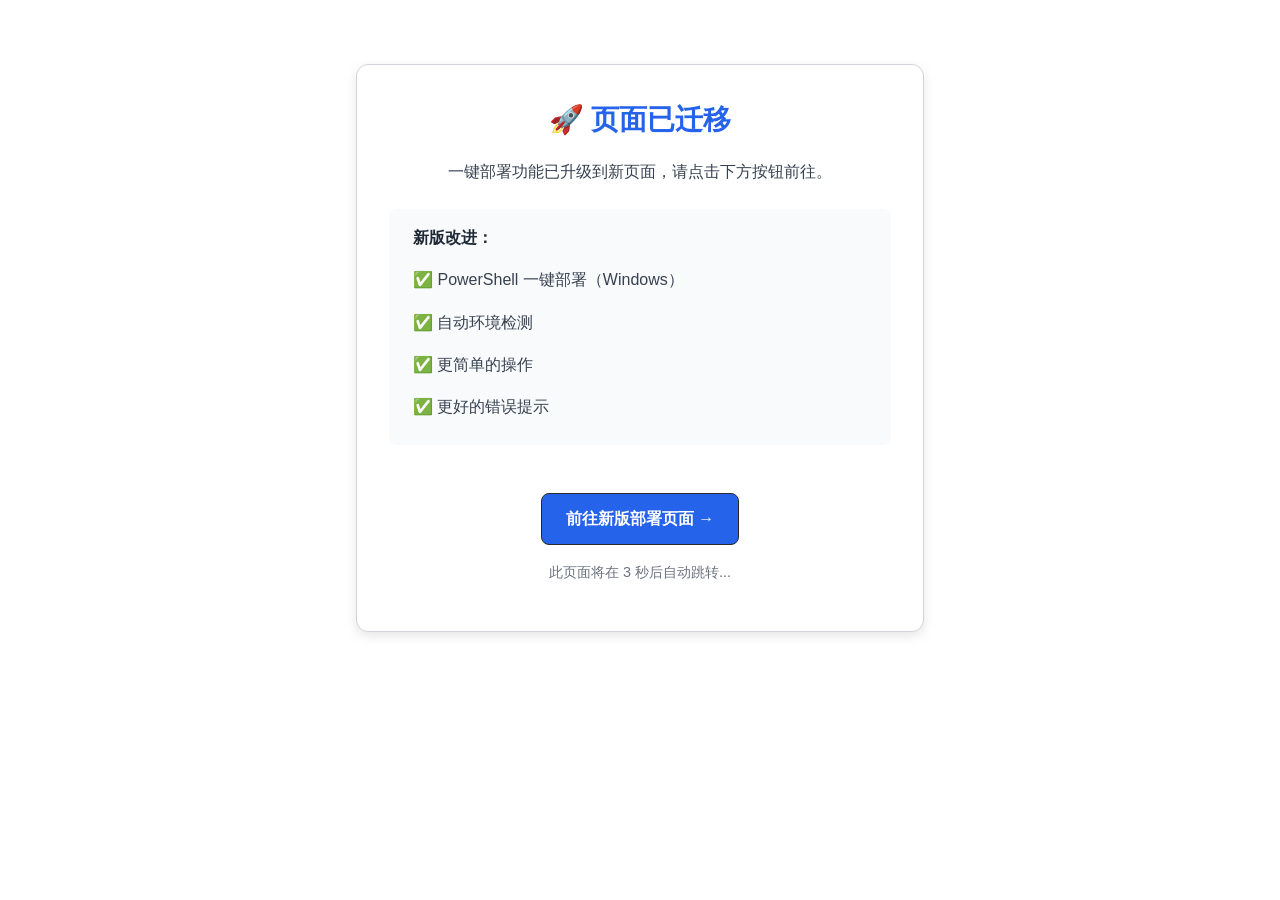
<file: wizard.html>
<!doctype html>
<html lang="zh-CN">
<head>
  <meta charset="UTF-8" />
  <meta name="viewport" content="width=device-width, initial-scale=1.0" />
  <title>页面已迁移｜龙虾 AI 打工人</title>
  <link rel="preconnect" href="https://fonts.googleapis.com">
  <link rel="preconnect" href="https://fonts.gstatic.com" crossorigin>
  <link href="https://fonts.googleapis.com/css2?family=Inter:wght@300;400;500;600;700&family=Fraunces:opsz,wght@9..144,300;9..144,400;9..144,600&display=swap" rel="stylesheet">
  <link rel="stylesheet" href="./styles.css" />
  <meta http-equiv="refresh" content="3;url=./deploy.html" />
  <style>
    body { background: #ffffff; color: #1f2937; font-family: -apple-system, BlinkMacSystemFont, "Segoe UI", Roboto, sans-serif; }
    .container { max-width: 600px; margin: 0 auto; padding: 4rem 1rem; text-align: center; }
    .card { background: white; border: 1px solid #d1d5db; border-radius: 12px; padding: 2rem; box-shadow: 0 4px 12px rgba(0,0,0,0.1); }
    h1 { color: #2563eb; font-size: 1.75rem; margin-bottom: 1rem; }
    p { color: #374151; line-height: 1.6; }
    .btn { display: inline-block; padding: 0.75rem 1.5rem; background: #2563eb; color: white; border-radius: 8px; text-decoration: none; font-weight: 600; margin-top: 1.5rem; transition: all 0.2s; }
    .btn:hover { background: #1d4ed8; transform: translateY(-1px); }
    .features { text-align: left; background: #f9fafb; padding: 1rem 1.5rem; border-radius: 8px; margin: 1.5rem 0; }
    .features li { padding: 0.5rem 0; color: #374151; }
    .features li:before { content: "✅ "; }
  </style>
</head>
<body>
  <div class="container">
    <div class="card">
      <h1>🚀 页面已迁移</h1>
      <p>一键部署功能已升级到新页面，请点击下方按钮前往。</p>
      
      <div class="features">
        <strong>新版改进：</strong>
        <ul style="list-style:none; padding:0; margin:0.5rem 0 0 0;">
          <li>PowerShell 一键部署（Windows）</li>
          <li>自动环境检测</li>
          <li>更简单的操作</li>
          <li>更好的错误提示</li>
        </ul>
      </div>
      
      <a class="btn" href="./deploy.html">前往新版部署页面 →</a>
      <p style="color:#6b7280; font-size:0.9rem; margin-top:1rem;">此页面将在 3 秒后自动跳转...</p>
    </div>
  </div>

  <script>
    setTimeout(function() {
      window.location.href = './deploy.html';
    }, 3000);
  </script>
</body>
</html>
</file>
<file: styles.css>
:root{--bg:#0a0a0a;--surface:#111111;--surface2:#161616;--border:#1c1c1c;--border2:#2b2b2b;--text:#ececec;--muted:#a3a3a3;--dim:#666;--accent:#d4a94f;--accentGlow:rgba(212,169,79,.15);--green:#4ade80;--blue:#60a5fa}*{box-sizing:border-box}html{scroll-behavior:smooth}body{margin:0;font-family:Inter,-apple-system,BlinkMacSystemFont,"Segoe UI",Roboto,"PingFang SC","Helvetica Neue",Arial,sans-serif;background:var(--bg);color:var(--text);line-height:1.65;-webkit-font-smoothing:antialiased}a{color:var(--accent);text-decoration:none}.container{width:min(980px,92%);margin:0 auto}.nav,.hero-inner,.split,.grid-3,.timeline,.pricing-grid,.form-wrap,.footer-inner{display:grid;gap:22px}.nav{position:sticky;top:0;z-index:1000;grid-template-columns:1fr auto;align-items:center;padding:18px 0;background:rgba(10,10,10,.86);backdrop-filter:blur(18px);border-bottom:1px solid var(--border)}.logo{font-family:Fraunces,serif;font-size:1.08rem;font-weight:600;color:var(--text)}.logo span{color:var(--accent)}.nav-links a{margin-left:18px;color:var(--muted);font-size:.92rem}.nav-links a:hover{color:var(--text)}.hero{min-height:80vh;padding-bottom:40px}.hero-inner{grid-template-columns:1.1fr .9fr;align-items:start;padding:48px 0 32px}.eyebrow,.section-label,.mini-badge{display:inline-flex;align-items:center;gap:8px;font-size:.72rem;font-weight:600;letter-spacing:.14em;text-transform:uppercase;color:var(--accent)}.eyebrow .dot{width:7px;height:7px;border-radius:50%;background:var(--green);box-shadow:0 0 18px rgba(74,222,128,.4)}h1,h2,h3{margin:0 0 14px}.hero h1,.simple-header h1{font-family:Fraunces,serif;font-size:clamp(1.8rem,4.5vw,3rem);font-weight:350;line-height:1.15;letter-spacing:-.02em}.hero h1 em{font-family:Fraunces,serif;font-style:italic;font-weight:400;color:var(--accent)}.subtitle{font-size:1.14rem;color:var(--muted);max-width:720px;margin-bottom:20px}.cta-row{display:flex;gap:14px;flex-wrap:wrap;margin:26px 0 12px}.btn{display:inline-flex;align-items:center;justify-content:center;padding:13px 18px;border:1px solid var(--border2);border-radius:10px;background:var(--surface);color:var(--text);font-weight:600;transition:all .18s ease}.btn:hover{border-color:var(--accent);transform:translateY(-1px)}.btn.primary{background:var(--accent);color:#111;border-color:transparent;box-shadow:0 6px 24px var(--accentGlow)}.hint,.muted{color:var(--muted)}.small{font-size:.9rem}.section{padding:56px 0}.alt{background:linear-gradient(180deg,#0f0f0f,#0a0a0a)}.card{background:var(--surface);border:1px solid var(--border);border-radius:16px;padding:24px;box-shadow:0 12px 28px rgba(0,0,0,.18)}.card:hover{border-color:var(--border2)}.highlight{background:linear-gradient(180deg,#131313,#101010)}.hero-proof{display:flex;align-items:center;gap:10px;padding:12px 14px;border:1px solid var(--border);border-radius:12px;background:#0e0e0e;color:var(--muted);width:fit-content}.hero-proof strong{color:var(--accent)}.split{grid-template-columns:1fr 1fr}.grid-3{grid-template-columns:repeat(3,1fr)}.chips{display:flex;gap:12px;flex-wrap:wrap}.chips span{padding:9px 14px;border:1px solid var(--border2);border-radius:999px;background:#121212;color:#ddd}.timeline{grid-template-columns:repeat(4,1fr);margin-top:18px}.step strong{display:inline-grid;place-items:center;width:36px;height:36px;border-radius:50%;background:#1b1b1b;border:1px solid var(--border2);margin-bottom:10px;color:var(--accent)}.step span{display:block;font-weight:700;margin-bottom:4px}.footer{border-top:1px solid var(--border);padding:24px 0;margin-top:40px}.footer-inner{grid-template-columns:1fr auto;align-items:center}.simple-header{padding:38px 0 16px}.simple-header p{color:var(--muted)}.pricing-grid{grid-template-columns:repeat(4,1fr);padding-bottom:48px}.price-card .price{font-family:Fraunces,serif;font-size:2.2rem;font-weight:600;margin:10px 0 14px}.price-card.featured{border-color:var(--accent);transform:translateY(-8px)}.form-wrap{grid-template-columns:1fr 1fr;padding-bottom:48px}.form-card label{display:block;margin-bottom:16px}.form-card input,.form-card textarea,.form-card select,#result,#plan{width:100%;margin-top:8px;background:#0d0d0d;border:1px solid var(--border2);border-radius:12px;color:var(--text);padding:12px;font:inherit}.checkbox{display:flex;gap:10px;align-items:flex-start}.checkbox input{width:auto;margin-top:4px}.faq-list{display:grid;gap:16px;padding-bottom:50px}.divider{width:60px;height:1px;background:var(--accent);opacity:.4;margin:8px 0 28px}.feature-list{list-style:none;padding:0;margin:16px 0 0}.feature-list li{padding:8px 0;color:var(--muted);display:flex;gap:10px}.feature-list li::before{content:'→';color:var(--accent)}.product-shell{display:grid;grid-template-columns:1.15fr .85fr;background:var(--surface);border:1px solid var(--border);border-radius:18px;overflow:hidden}.product-info{padding:32px}.product-visual{padding:32px;background:linear-gradient(135deg,#0f0f0f,#17131a);display:flex;align-items:center;justify-content:center;position:relative}.mock-panel{width:100%;max-width:320px;background:#f7f3ea;color:#171717;border-radius:10px;padding:24px;box-shadow:0 20px 50px rgba(0,0,0,.35)}.mock-panel h3{font-family:Fraunces,serif;font-size:1.6rem;line-height:1.15;margin-bottom:10px}.mock-panel p{font-size:.92rem;color:#444}.center{text-align:center}@media (max-width:900px){.hero-inner,.split,.grid-3,.timeline,.pricing-grid,.form-wrap,.product-shell,.footer-inner{grid-template-columns:1fr}.price-card.featured{transform:none}.nav{grid-template-columns:1fr}.nav-links{display:flex;flex-wrap:wrap;gap:10px}.nav-links a{margin:0}.hero{min-height:auto}.hero-inner{padding-top:42px}}
</file>
